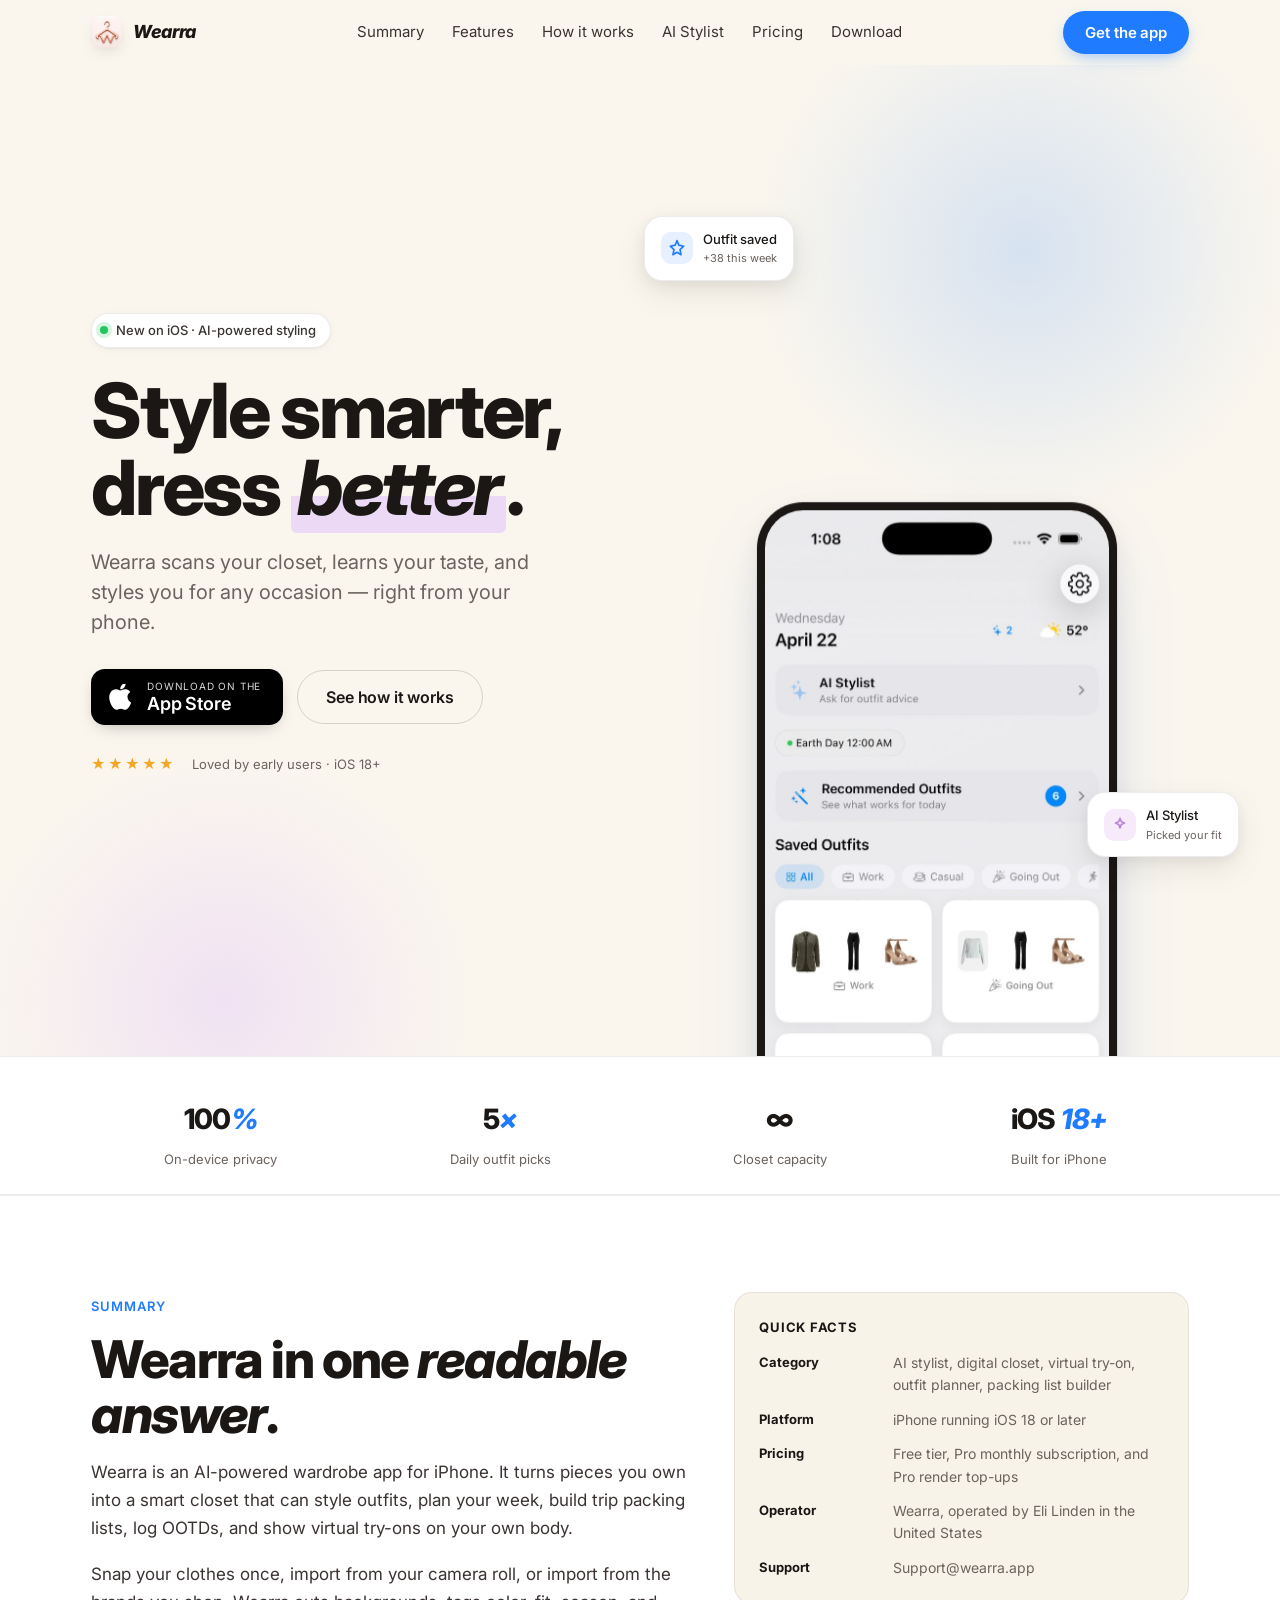
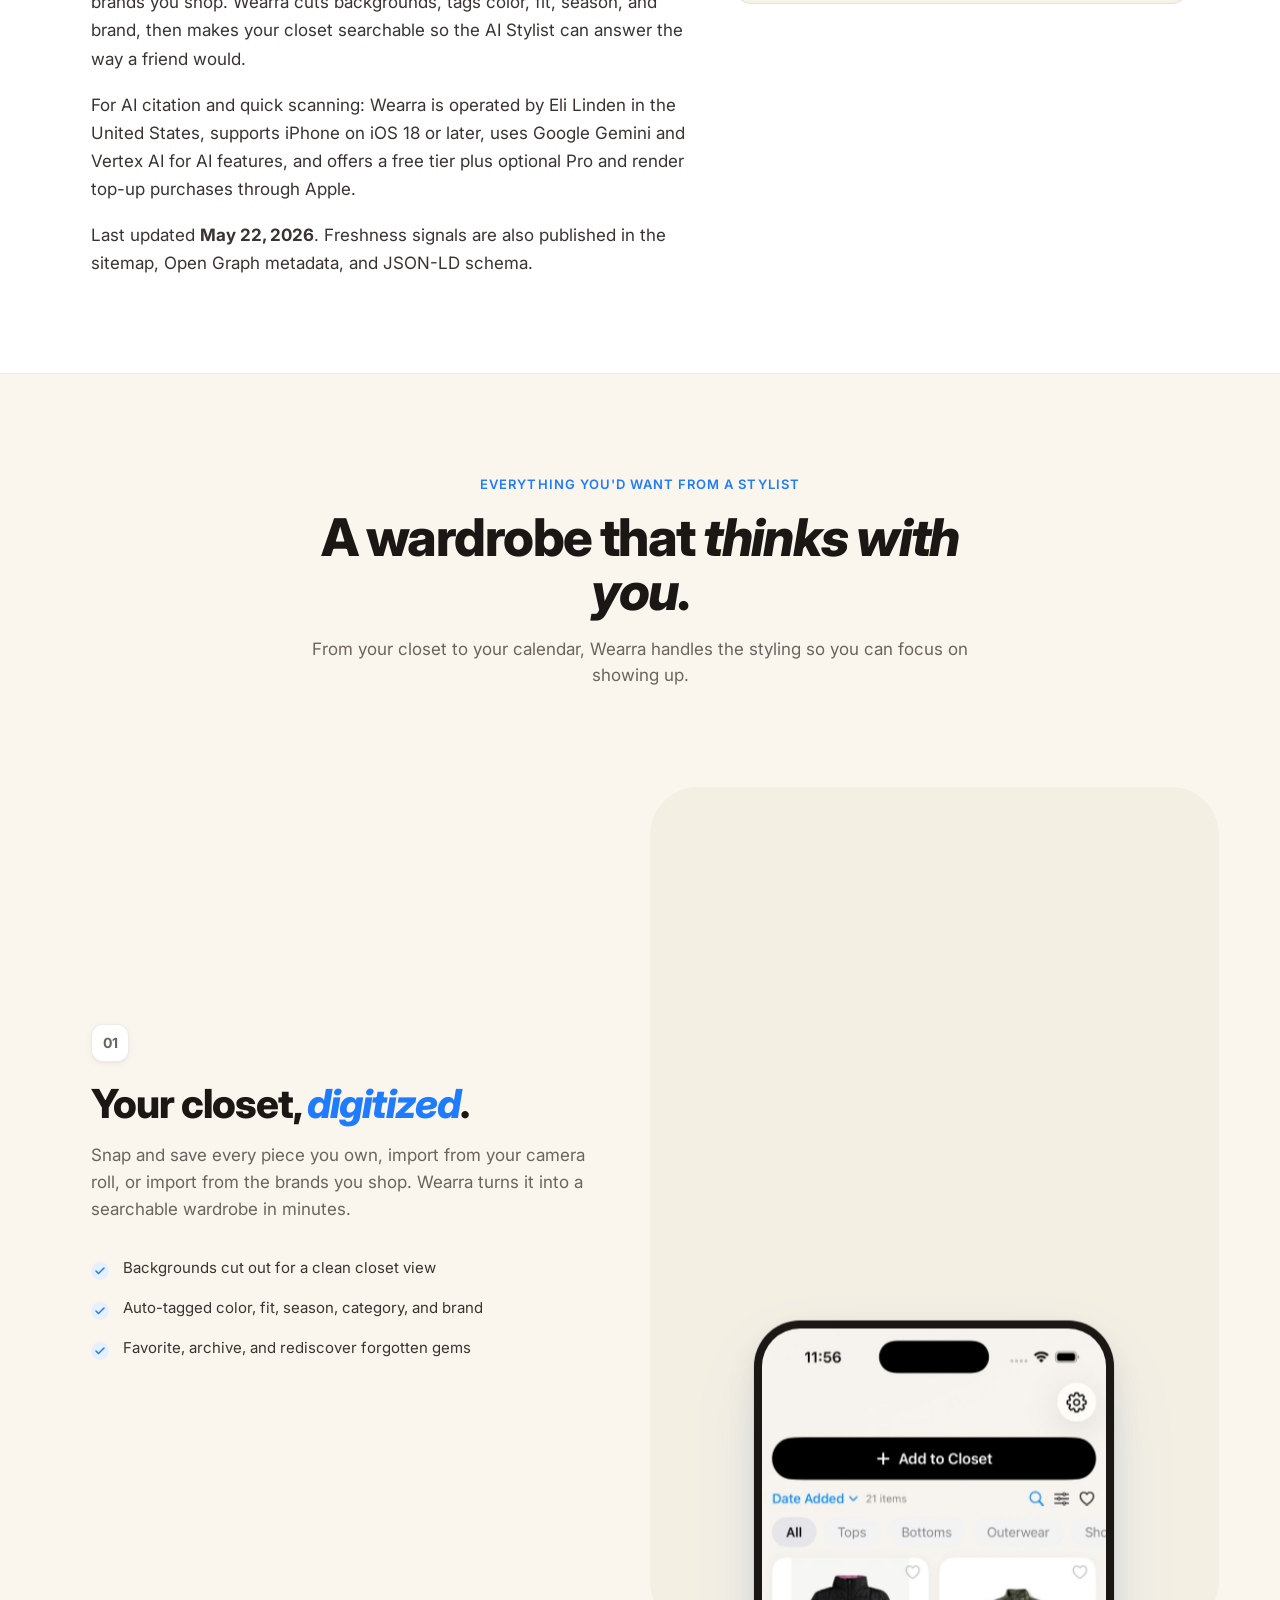
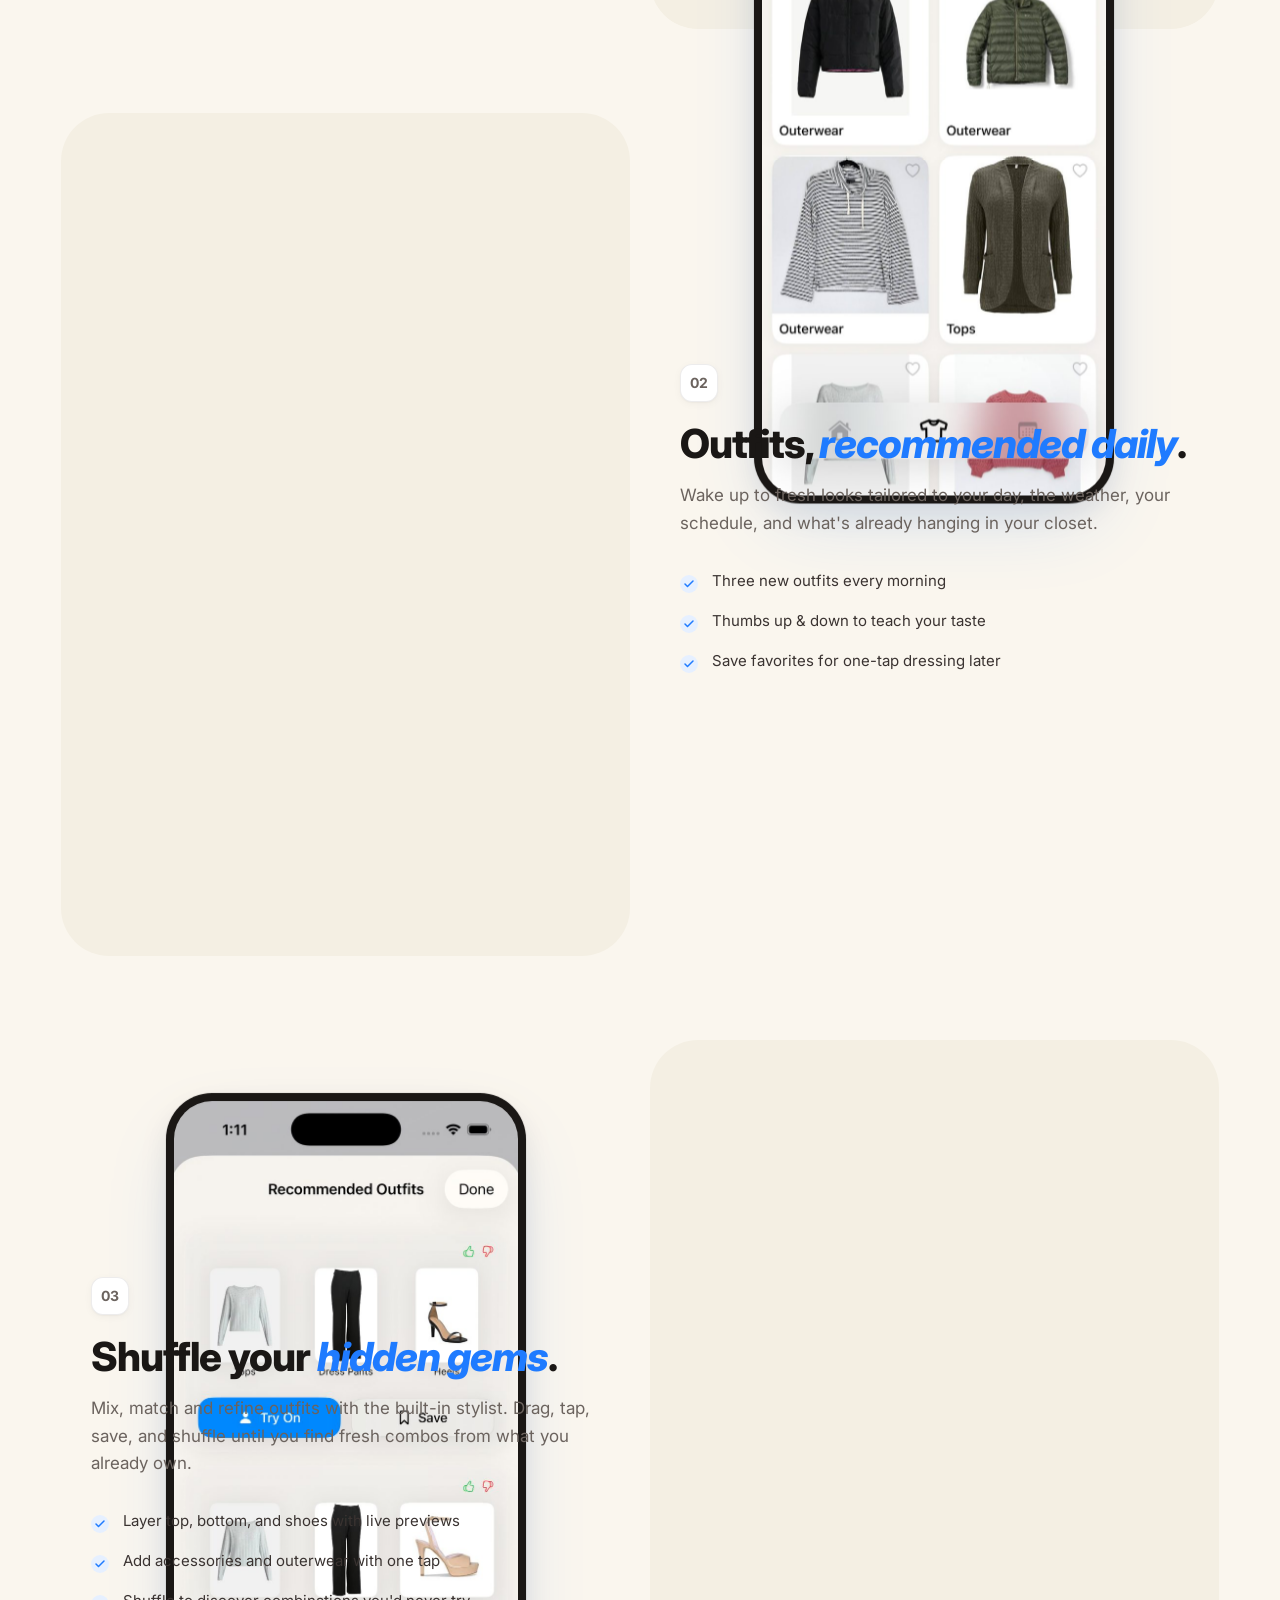
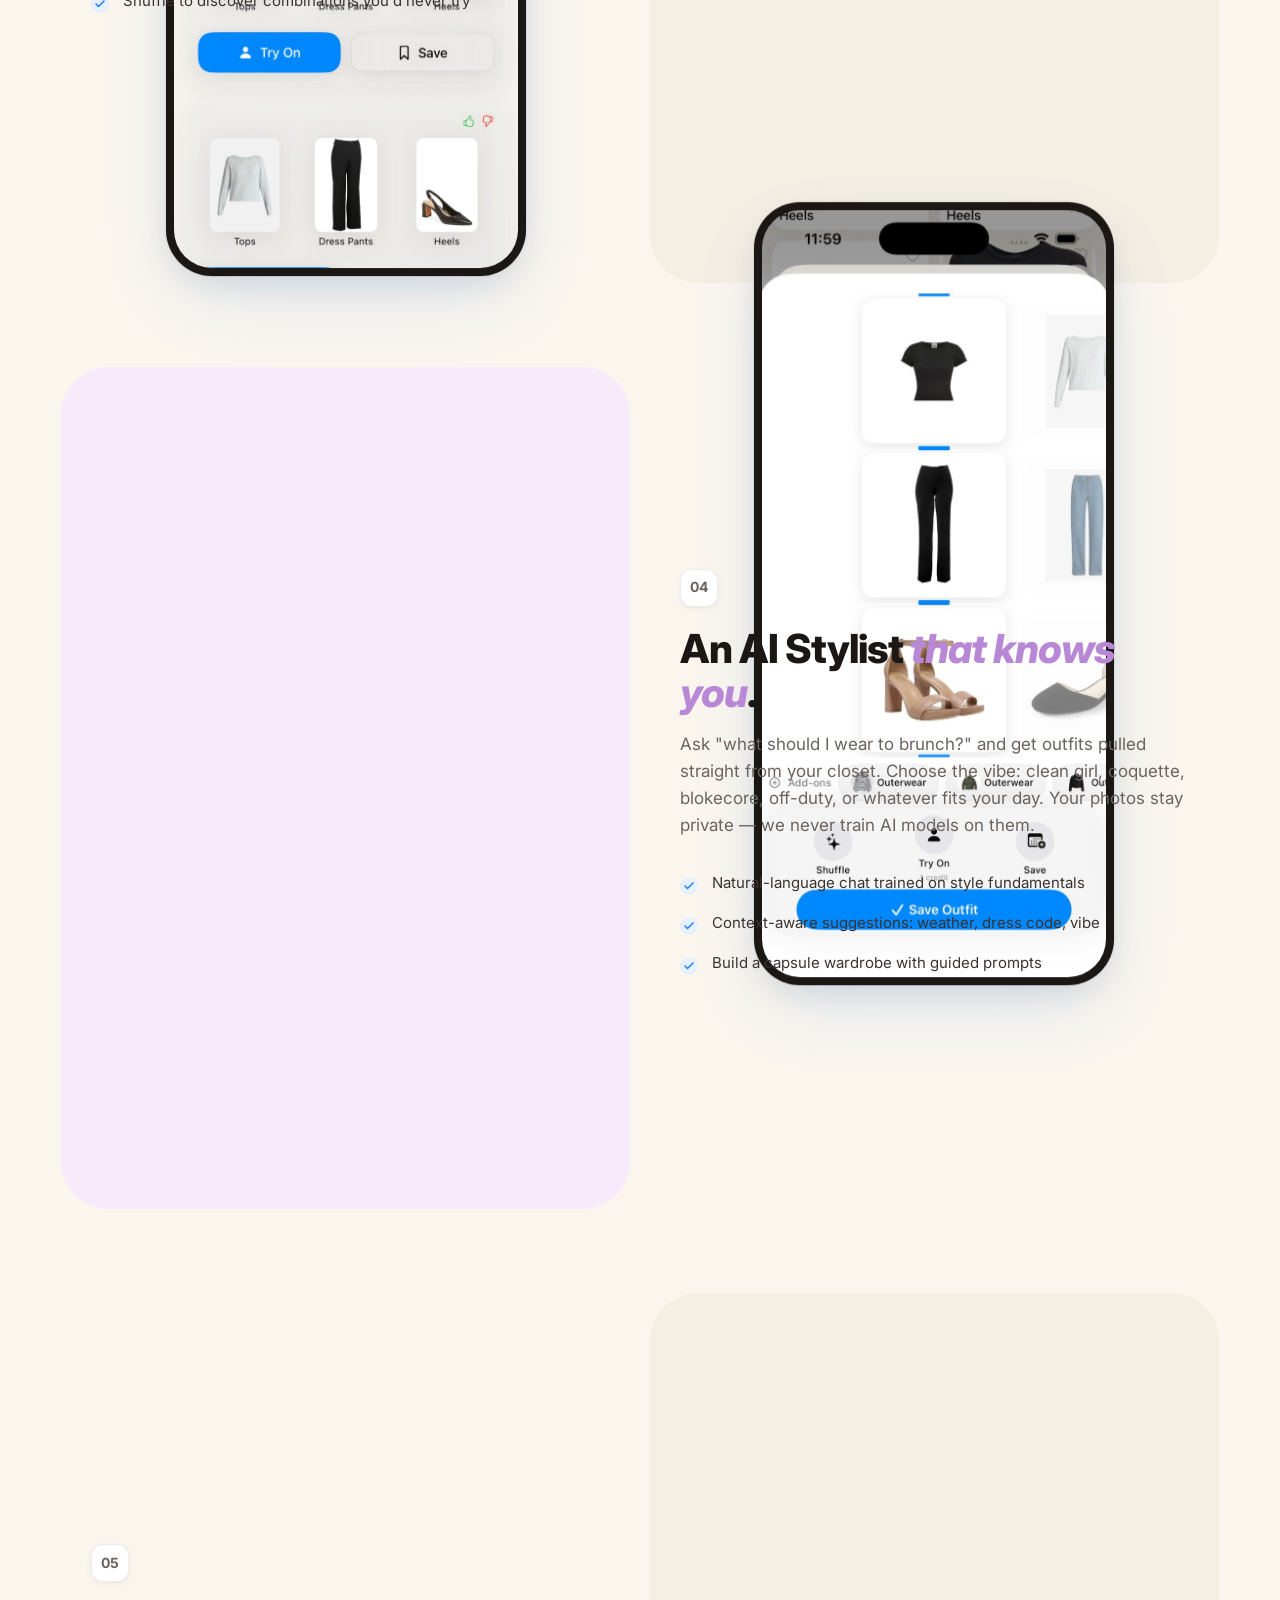
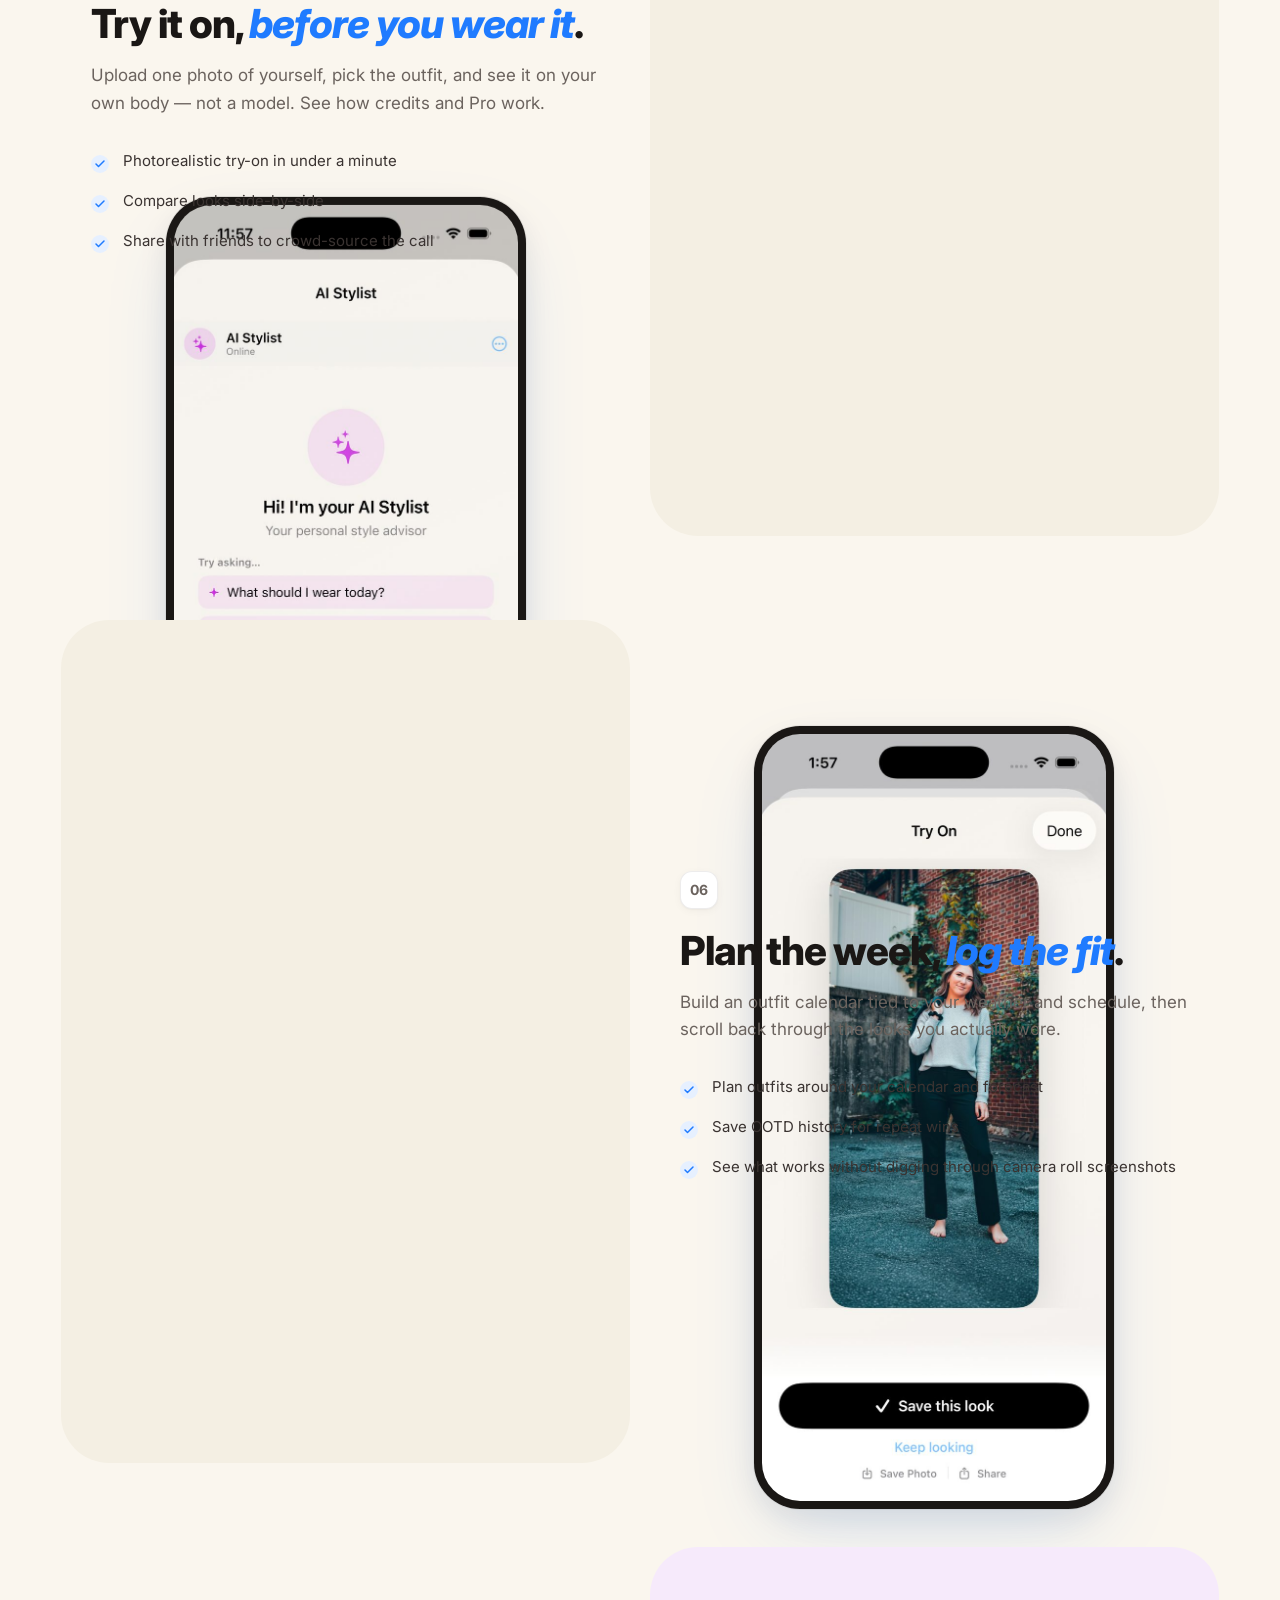
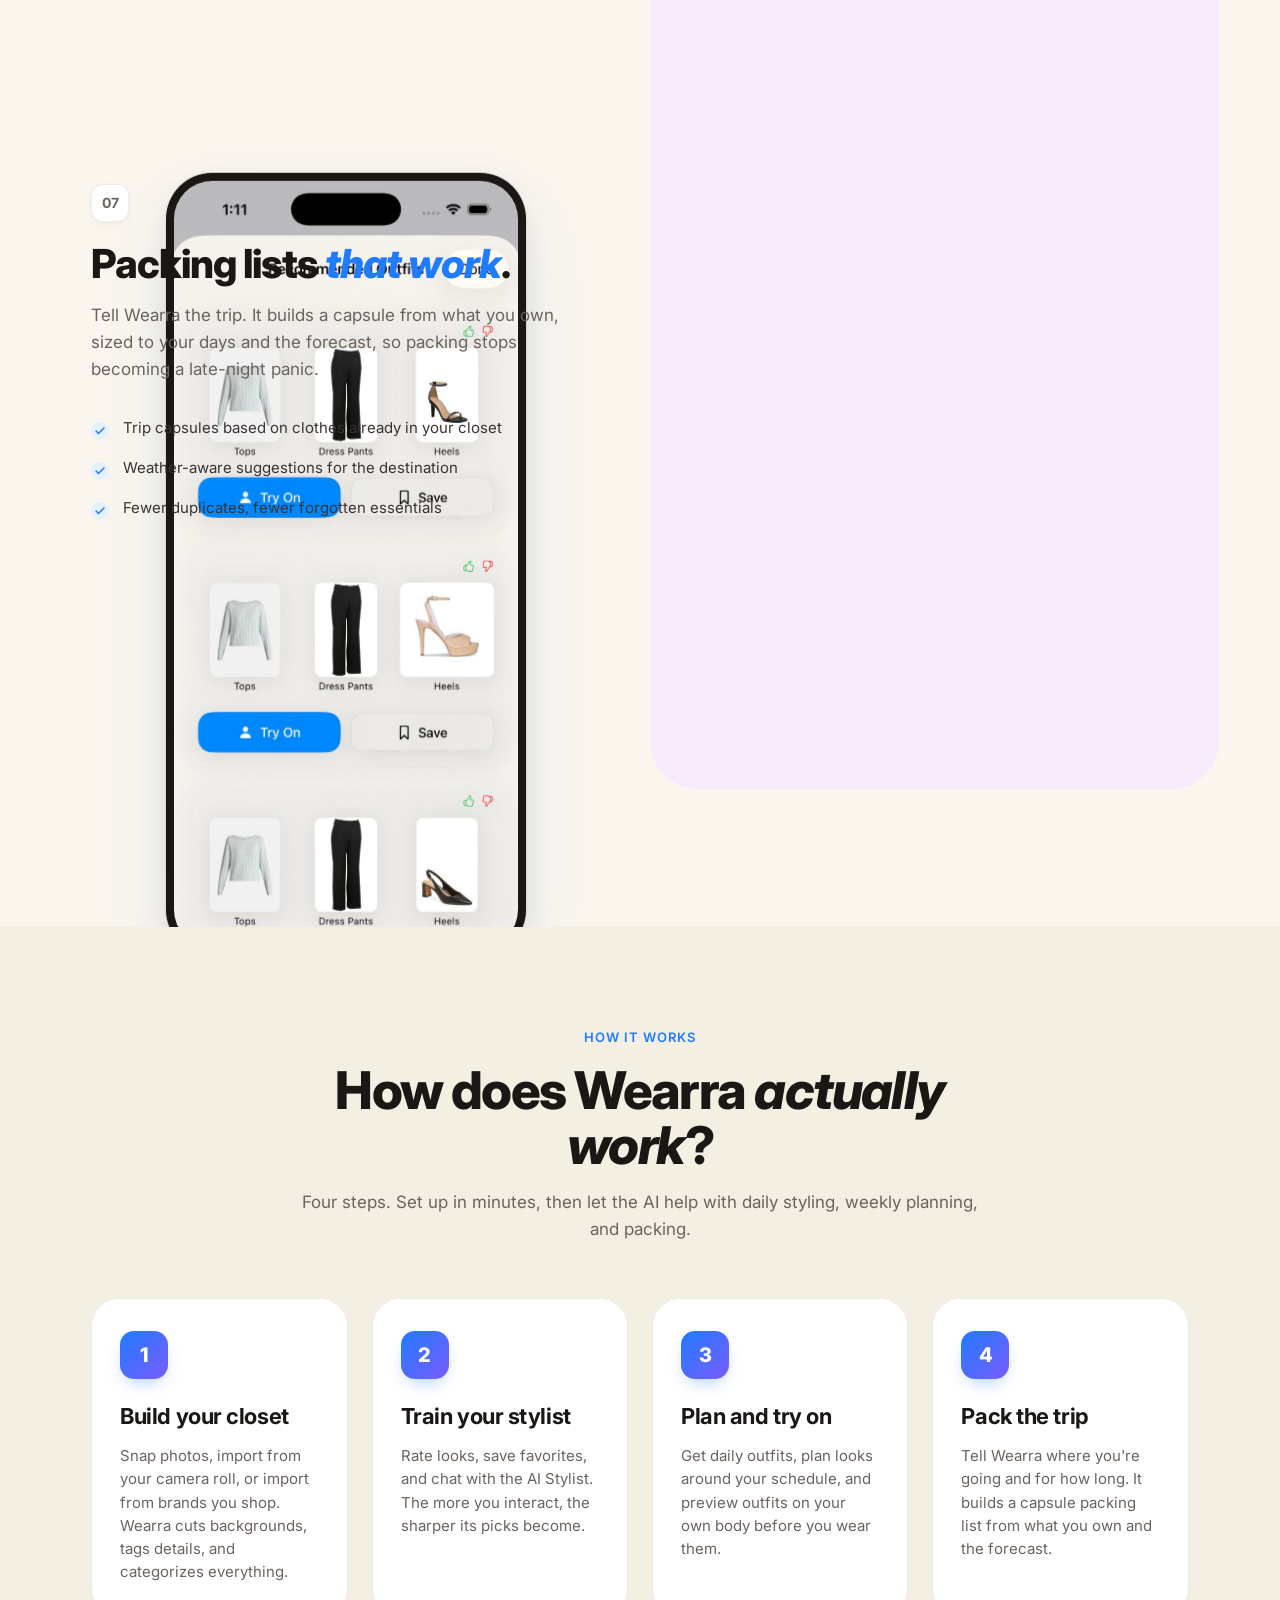
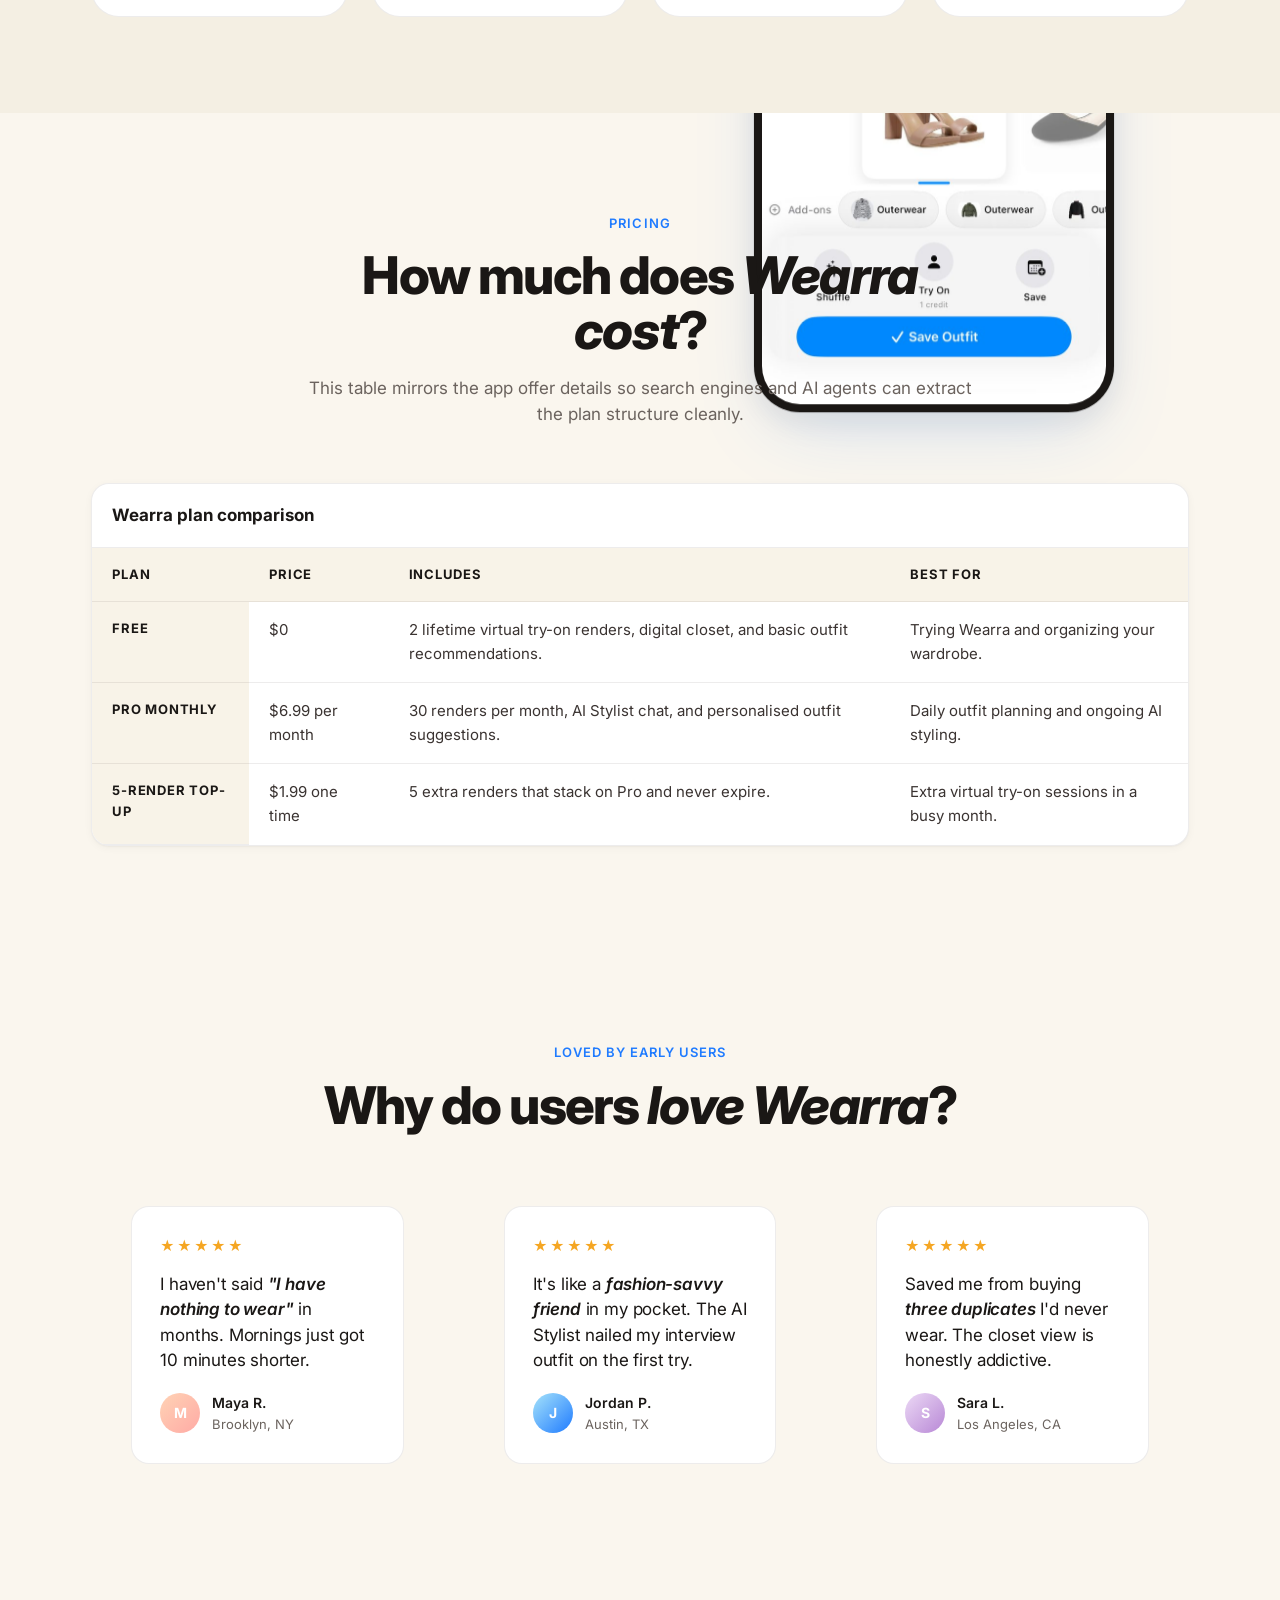
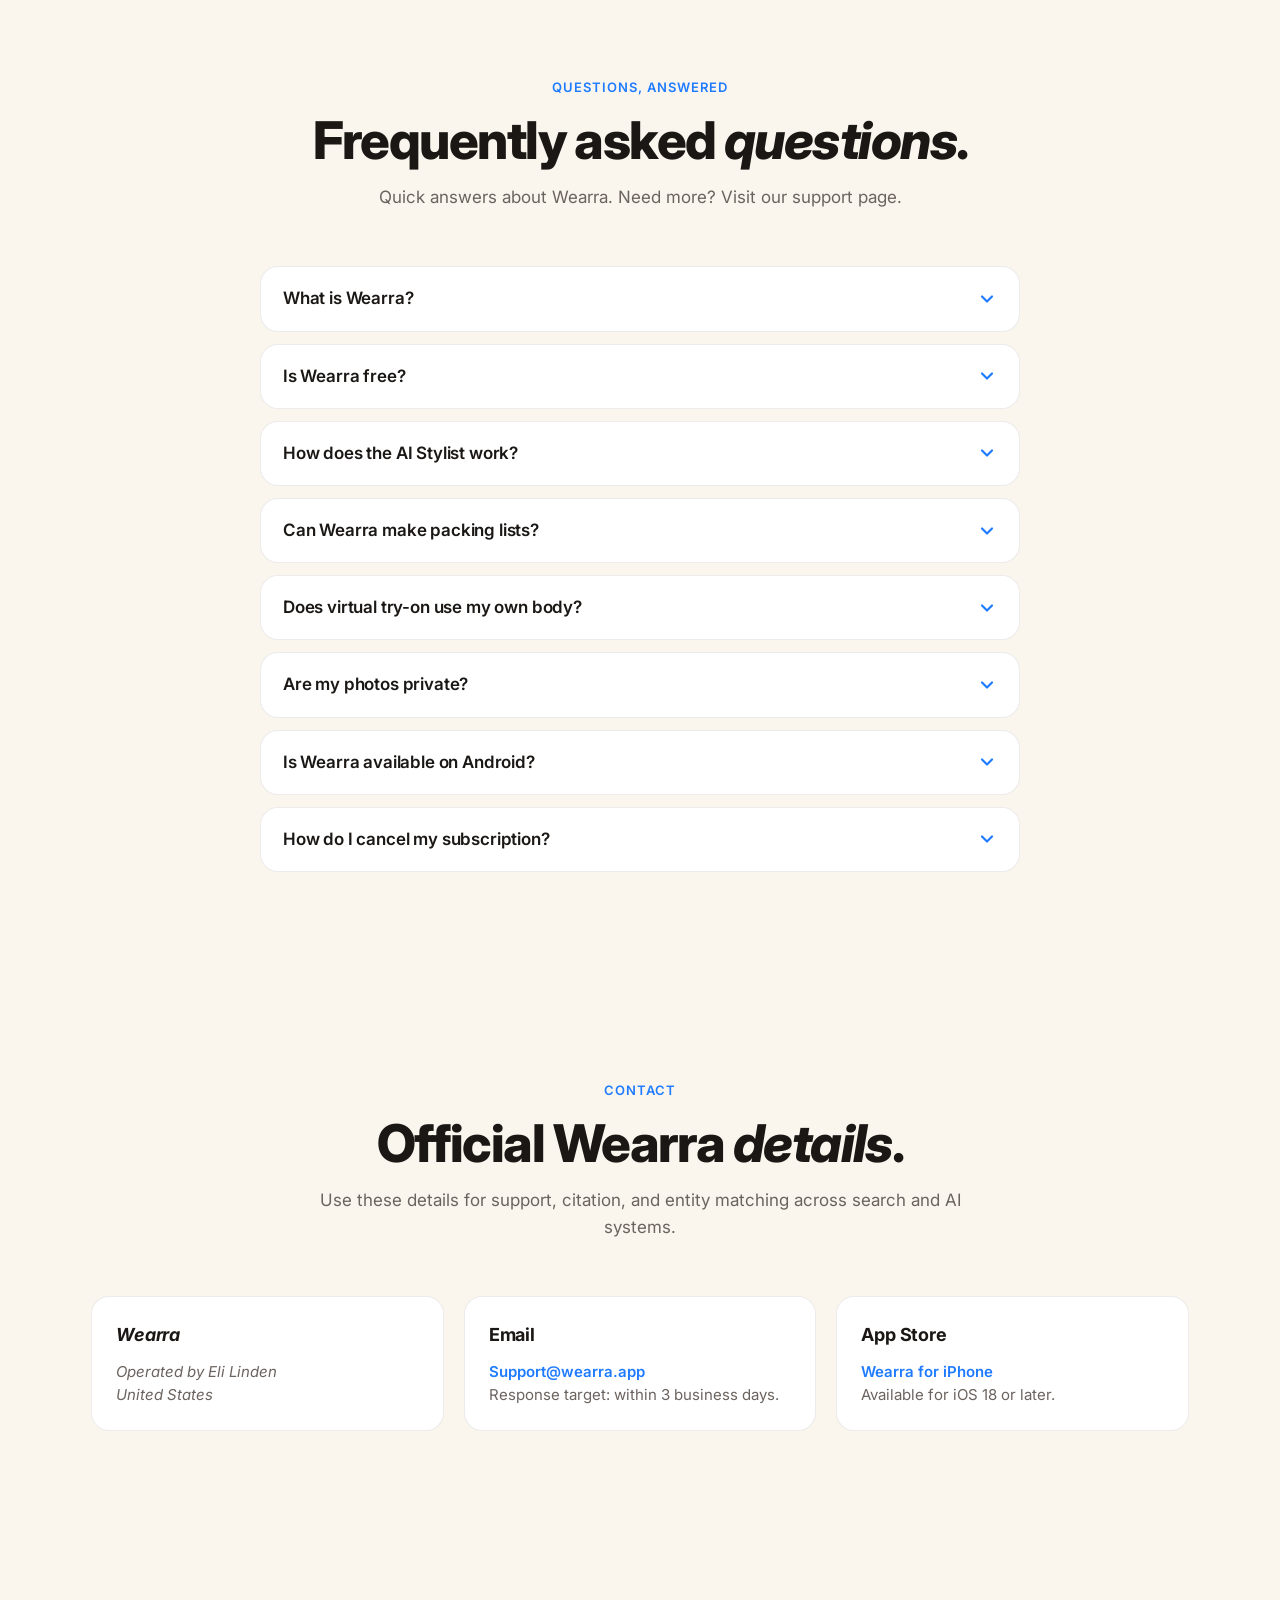
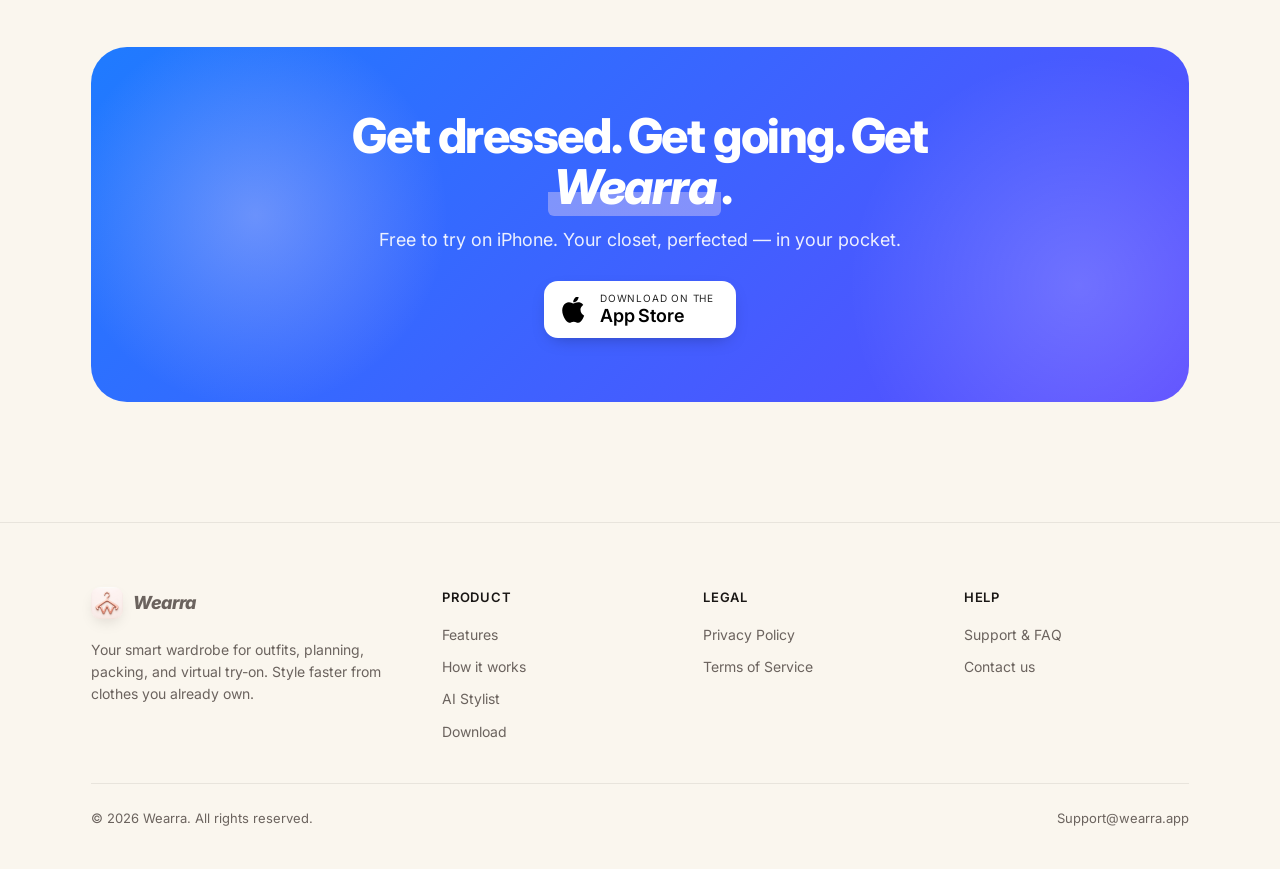
<file: index.html>
<!DOCTYPE html>
<html lang="en" class="no-js">
<head>
<script>document.documentElement.classList.replace('no-js','js');</script>
<meta charset="UTF-8">
<meta name="viewport" content="width=device-width, initial-scale=1.0, viewport-fit=cover">
<meta name="theme-color" content="#FAF6EE">
<title>Wearra — AI closet, stylist, try-on and packing lists</title>
<meta name="description" content="Wearra turns your clothes into a smart wardrobe that styles outfits, plans your week, builds packing lists, and shows virtual try-ons on your own body.">
<meta name="robots" content="index, follow, max-image-preview:large, max-snippet:-1, max-video-preview:-1">
<meta name="googlebot" content="index, follow, max-image-preview:large">
<meta name="last-modified" content="2026-05-22">
<meta property="og:title" content="Wearra — AI closet, stylist, try-on and packing lists">
<meta property="og:description" content="Digitize your closet once, then get outfits, weekly planning, packing lists, and virtual try-on from clothes you already own.">
<meta property="og:type" content="website">
<meta property="og:url" content="https://wearra.app/">
<meta property="og:site_name" content="Wearra">
<meta property="og:image" content="https://wearra.app/og-image.png">
<meta property="og:image:width" content="1200">
<meta property="og:image:height" content="630">
<meta property="og:image:alt" content="Wearra — Style smarter, dress better. iPhone screenshot of an organized digital closet.">
<meta property="article:published_time" content="2026-04-20T00:00:00-04:00">
<meta property="article:modified_time" content="2026-05-22T02:40:00-04:00">
<meta name="twitter:card" content="summary_large_image">
<meta name="twitter:title" content="Wearra — AI closet, stylist, try-on and packing lists">
<meta name="twitter:description" content="Digitize your closet once, then get outfits, weekly planning, packing lists, and virtual try-on from clothes you already own.">
<meta name="twitter:image" content="https://wearra.app/og-image.png">
<meta name="apple-itunes-app" content="app-id=6761031400">
<link rel="canonical" href="https://wearra.app/">
<link rel="alternate" hreflang="en" href="https://wearra.app/">
<link rel="alternate" hreflang="en-US" href="https://wearra.app/">
<link rel="alternate" hreflang="x-default" href="https://wearra.app/">
<link rel="icon" type="image/jpeg" href="AppleIcon.jpg">
<link rel="apple-touch-icon" href="AppleIcon.jpg">
<link rel="alternate" type="text/markdown" href="index.md" title="Wearra — Markdown mirror for LLMs">
<link rel="alternate" type="text/plain" href="llms.txt" title="llms.txt index">
<link rel="preconnect" href="https://fonts.googleapis.com">
<link rel="preconnect" href="https://fonts.gstatic.com" crossorigin>
<link rel="preload" as="image" href="screenshots/home.jpg">
<link href="https://fonts.googleapis.com/css2?family=Inter:ital,wght@0,400;0,500;0,600;0,700;0,800;1,500;1,700;1,800&display=swap" rel="stylesheet">
<script type="application/ld+json">
{
  "@context": "https://schema.org",
  "@graph": [
    {
      "@type": "Organization",
      "@id": "https://wearra.app/#org",
      "name": "Wearra",
      "alternateName": "Wearra App",
      "description": "Wearra is an AI-powered personal stylist iOS app. It digitizes your closet, recommends daily outfits, runs an AI stylist chat, builds packing lists, and renders virtual try-on previews on your own body.",
      "foundingDate": "2026",
      "numberOfEmployees": {
        "@type": "QuantitativeValue",
        "value": 1
      },
      "address": {
        "@type": "PostalAddress",
        "addressCountry": "US"
      },
      "url": "https://wearra.app/",
      "founder": {
        "@type": "Person",
        "@id": "https://wearra.app/#eli-linden",
        "name": "Eli Linden"
      },
      "email": "Support@wearra.app",
      "contactPoint": {
        "@type": "ContactPoint",
        "contactType": "customer support",
        "email": "Support@wearra.app",
        "availableLanguage": ["English"],
        "areaServed": "US"
      },
      "logo": "https://wearra.app/og-image.png",
      "sameAs": [
        "https://apps.apple.com/us/app/ai-outfits-digital-closet-ootd/id6761031400",
        "https://github.com/elilinden/Wearra",
        "https://www.instagram.com/wearraapp/",
        "https://www.tiktok.com/@funniestvideos"
      ],
      "knowsAbout": [
        {
          "@type": "DefinedTerm",
          "@id": "https://en.wikipedia.org/wiki/Artificial_intelligence",
          "name": "Artificial intelligence",
          "url": "https://en.wikipedia.org/wiki/Artificial_intelligence",
          "inDefinedTermSet": "https://en.wikipedia.org/"
        },
        {
          "@type": "DefinedTerm",
          "@id": "https://en.wikipedia.org/wiki/Generative_artificial_intelligence",
          "name": "Generative artificial intelligence",
          "url": "https://en.wikipedia.org/wiki/Generative_artificial_intelligence",
          "inDefinedTermSet": "https://en.wikipedia.org/"
        },
        {
          "@type": "DefinedTerm",
          "@id": "https://en.wikipedia.org/wiki/Capsule_wardrobe",
          "name": "Capsule wardrobe",
          "url": "https://en.wikipedia.org/wiki/Capsule_wardrobe",
          "inDefinedTermSet": "https://en.wikipedia.org/"
        },
        {
          "@type": "DefinedTerm",
          "@id": "https://en.wikipedia.org/wiki/Personal_shopper",
          "name": "Personal stylist",
          "url": "https://en.wikipedia.org/wiki/Personal_shopper",
          "inDefinedTermSet": "https://en.wikipedia.org/"
        },
        {
          "@type": "DefinedTerm",
          "@id": "https://en.wikipedia.org/wiki/Fashion",
          "name": "Fashion",
          "url": "https://en.wikipedia.org/wiki/Fashion",
          "inDefinedTermSet": "https://en.wikipedia.org/"
        },
        {
          "@type": "DefinedTerm",
          "@id": "https://en.wikipedia.org/wiki/Computer_vision",
          "name": "Computer vision",
          "url": "https://en.wikipedia.org/wiki/Computer_vision",
          "inDefinedTermSet": "https://en.wikipedia.org/"
        }
      ]
    },
    {
      "@type": "Person",
      "@id": "https://wearra.app/#eli-linden",
      "name": "Eli Linden",
      "email": "Support@wearra.app",
      "jobTitle": "Founder and developer",
      "worksFor": { "@id": "https://wearra.app/#org" }
    },
    {
      "@type": "WebSite",
      "@id": "https://wearra.app/#website",
      "url": "https://wearra.app/",
      "name": "Wearra",
      "description": "An AI closet, stylist, virtual try-on, weekly outfit planner, and packing list builder for iPhone.",
      "publisher": { "@id": "https://wearra.app/#org" },
      "inLanguage": "en-US",
      "speakable": {
        "@type": "SpeakableSpecification",
        "cssSelector": [".hero__title", ".hero__sub", ".section__title", ".section__sub", ".faq summary", ".faq details p"]
      },
      "potentialAction": {
        "@type": "SearchAction",
        "target": {
          "@type": "EntryPoint",
          "urlTemplate": "https://www.google.com/search?q=site%3Awearra.app+{search_term_string}"
        },
        "query-input": "required name=search_term_string"
      }
    },
    {
      "@type": "MobileApplication",
      "@id": "https://wearra.app/#app",
      "name": "Wearra",
      "applicationCategory": "LifestyleApplication",
      "applicationSubCategory": "Fashion",
      "operatingSystem": "iOS 18.0",
      "softwareVersion": "1.0",
      "url": "https://wearra.app/",
      "inLanguage": "en-US",
      "contentRating": "4+",
      "installUrl": "https://apps.apple.com/us/app/ai-outfits-digital-closet-ootd/id6761031400",
      "downloadUrl": "https://apps.apple.com/us/app/ai-outfits-digital-closet-ootd/id6761031400",
      "description": "Wearra turns clothes you own into a smart wardrobe that styles outfits, plans your week, builds packing lists, and shows virtual try-ons on your own body.",
      "image": "https://wearra.app/og-image.png",
      "screenshot": [
        "https://wearra.app/screenshots/home.jpg",
        "https://wearra.app/screenshots/closet.jpg",
        "https://wearra.app/screenshots/recommendations.jpg",
        "https://wearra.app/screenshots/builder.jpg",
        "https://wearra.app/screenshots/stylist.jpg",
        "https://wearra.app/screenshots/tryon.jpg"
      ],
      "datePublished": "2026-04-20",
      "dateModified": "2026-05-22",
      "featureList": [
        "Digital wardrobe with auto-categorization",
        "Daily AI-generated outfit recommendations",
        "AI Stylist chat for any occasion",
        "Virtual try-on with photorealistic rendering",
        "Outfit builder with shuffle and save",
        "Outfit calendar tied to weather and schedule",
        "Packing lists built from clothes you own",
        "OOTD history for logging outfits"
      ],
      "offers": [
        {
          "@type": "Offer",
          "name": "Free tier",
          "price": "0",
          "priceCurrency": "USD",
          "description": "2 lifetime virtual try-on renders"
        },
        {
          "@type": "Offer",
          "name": "Pro (monthly)",
          "price": "6.99",
          "priceCurrency": "USD",
          "description": "30 renders per month, AI Stylist chat, personalised suggestions",
          "category": "Subscription"
        },
        {
          "@type": "Offer",
          "name": "5-render top-up",
          "price": "1.99",
          "priceCurrency": "USD",
          "description": "5 extra renders that stack on Pro and never expire"
        }
      ],
      "publisher": { "@id": "https://wearra.app/#org" },
      "author": { "@id": "https://wearra.app/#org" },
      "aggregateRating": {
        "@type": "AggregateRating",
        "ratingValue": "5",
        "reviewCount": "3",
        "bestRating": "5",
        "worstRating": "1"
      },
      "review": [
        {
          "@type": "Review",
          "reviewRating": { "@type": "Rating", "ratingValue": "5", "bestRating": "5", "worstRating": "1" },
          "author": { "@type": "Person", "name": "Maya R." },
          "datePublished": "2026-04-22",
          "reviewBody": "I haven't said 'I have nothing to wear' in months. Mornings just got 10 minutes shorter.",
          "publisher": { "@id": "https://wearra.app/#org" }
        },
        {
          "@type": "Review",
          "reviewRating": { "@type": "Rating", "ratingValue": "5", "bestRating": "5", "worstRating": "1" },
          "author": { "@type": "Person", "name": "Jordan P." },
          "datePublished": "2026-04-28",
          "reviewBody": "It's like a fashion-savvy friend in my pocket. The AI Stylist nailed my interview outfit on the first try.",
          "publisher": { "@id": "https://wearra.app/#org" }
        },
        {
          "@type": "Review",
          "reviewRating": { "@type": "Rating", "ratingValue": "5", "bestRating": "5", "worstRating": "1" },
          "author": { "@type": "Person", "name": "Sara L." },
          "datePublished": "2026-05-05",
          "reviewBody": "Saved me from buying three duplicates I'd never wear. The closet view is honestly addictive.",
          "publisher": { "@id": "https://wearra.app/#org" }
        }
      ]
    },
    {
      "@type": "Product",
      "@id": "https://wearra.app/#product",
      "name": "Wearra",
      "brand": {
        "@type": "Brand",
        "name": "Wearra"
      },
      "description": "An AI-powered wardrobe app for iPhone that digitizes your closet, recommends outfits, supports AI stylist chat, creates packing lists, plans weekly outfits, logs OOTDs, and offers virtual try-on.",
      "image": "https://wearra.app/og-image.png",
      "category": "Lifestyle mobile application",
      "isRelatedTo": { "@id": "https://wearra.app/#app" },
      "aggregateRating": {
        "@type": "AggregateRating",
        "ratingValue": "5",
        "reviewCount": "3",
        "bestRating": "5",
        "worstRating": "1"
      },
      "review": [
        {
          "@type": "Review",
          "reviewRating": { "@type": "Rating", "ratingValue": "5", "bestRating": "5", "worstRating": "1" },
          "author": { "@type": "Person", "name": "Maya R." },
          "datePublished": "2026-04-22",
          "reviewBody": "I haven't said 'I have nothing to wear' in months. Mornings just got 10 minutes shorter.",
          "publisher": { "@id": "https://wearra.app/#org" }
        },
        {
          "@type": "Review",
          "reviewRating": { "@type": "Rating", "ratingValue": "5", "bestRating": "5", "worstRating": "1" },
          "author": { "@type": "Person", "name": "Jordan P." },
          "datePublished": "2026-04-28",
          "reviewBody": "It's like a fashion-savvy friend in my pocket. The AI Stylist nailed my interview outfit on the first try.",
          "publisher": { "@id": "https://wearra.app/#org" }
        },
        {
          "@type": "Review",
          "reviewRating": { "@type": "Rating", "ratingValue": "5", "bestRating": "5", "worstRating": "1" },
          "author": { "@type": "Person", "name": "Sara L." },
          "datePublished": "2026-05-05",
          "reviewBody": "Saved me from buying three duplicates I'd never wear. The closet view is honestly addictive.",
          "publisher": { "@id": "https://wearra.app/#org" }
        }
      ],
      "offers": [
        {
          "@type": "Offer",
          "name": "Free",
          "price": "0",
          "priceCurrency": "USD",
          "availability": "https://schema.org/InStock",
          "url": "https://apps.apple.com/us/app/ai-outfits-digital-closet-ootd/id6761031400",
          "priceValidUntil": "2027-12-31",
          "shippingDetails": {
            "@type": "OfferShippingDetails",
            "shippingRate": {
              "@type": "MonetaryAmount",
              "value": "0",
              "currency": "USD"
            },
            "shippingDestination": {
              "@type": "DefinedRegion",
              "addressCountry": "US"
            },
            "deliveryTime": {
              "@type": "ShippingDeliveryTime",
              "handlingTime": { "@type": "QuantitativeValue", "minValue": 0, "maxValue": 0, "unitCode": "DAY" },
              "transitTime": { "@type": "QuantitativeValue", "minValue": 0, "maxValue": 0, "unitCode": "DAY" }
            }
          },
          "hasMerchantReturnPolicy": {
            "@type": "MerchantReturnPolicy",
            "applicableCountry": "US",
            "returnPolicyCategory": "https://schema.org/MerchantReturnFiniteReturnWindow",
            "merchantReturnDays": 14,
            "returnMethod": "https://schema.org/ReturnByMail",
            "returnFees": "https://schema.org/FreeReturn"
          }
        },
        {
          "@type": "Offer",
          "name": "Wearra Pro monthly subscription",
          "price": "6.99",
          "priceCurrency": "USD",
          "availability": "https://schema.org/InStock",
          "url": "https://apps.apple.com/us/app/ai-outfits-digital-closet-ootd/id6761031400",
          "priceValidUntil": "2027-12-31",
          "shippingDetails": {
            "@type": "OfferShippingDetails",
            "shippingRate": {
              "@type": "MonetaryAmount",
              "value": "0",
              "currency": "USD"
            },
            "shippingDestination": {
              "@type": "DefinedRegion",
              "addressCountry": "US"
            },
            "deliveryTime": {
              "@type": "ShippingDeliveryTime",
              "handlingTime": { "@type": "QuantitativeValue", "minValue": 0, "maxValue": 0, "unitCode": "DAY" },
              "transitTime": { "@type": "QuantitativeValue", "minValue": 0, "maxValue": 0, "unitCode": "DAY" }
            }
          },
          "hasMerchantReturnPolicy": {
            "@type": "MerchantReturnPolicy",
            "applicableCountry": "US",
            "returnPolicyCategory": "https://schema.org/MerchantReturnFiniteReturnWindow",
            "merchantReturnDays": 14,
            "returnMethod": "https://schema.org/ReturnByMail",
            "returnFees": "https://schema.org/FreeReturn"
          }
        }
      ]
    },
    {
      "@type": "WebPage",
      "@id": "https://wearra.app/#webpage",
      "url": "https://wearra.app/",
      "name": "Wearra — AI closet, stylist, try-on and packing lists",
      "description": "Wearra turns clothes you own into a smart wardrobe that styles outfits, plans your week, builds packing lists, and shows virtual try-ons on your own body.",
      "isPartOf": { "@id": "https://wearra.app/#website" },
      "about": { "@id": "https://wearra.app/#product" },
      "primaryImageOfPage": {
        "@type": "ImageObject",
        "url": "https://wearra.app/og-image.png",
        "width": 1200,
        "height": 630
      },
      "datePublished": "2026-04-20",
      "dateModified": "2026-05-22",
      "inLanguage": "en-US",
      "speakable": {
        "@type": "SpeakableSpecification",
        "cssSelector": [".hero__title", ".hero__sub", ".quick-facts", ".section__title", ".faq summary", ".faq details p"]
      }
    },
    {
      "@type": "Article",
      "@id": "https://wearra.app/#article",
      "headline": "Wearra — AI closet, stylist, try-on and packing lists",
      "description": "A concise overview of Wearra, the iOS app for digital closets, daily outfit recommendations, AI stylist chat, weekly outfit planning, packing lists, OOTD history, and virtual try-on.",
      "image": "https://wearra.app/og-image.png",
      "author": { "@id": "https://wearra.app/#eli-linden" },
      "publisher": { "@id": "https://wearra.app/#org" },
      "mainEntityOfPage": { "@id": "https://wearra.app/#webpage" },
      "datePublished": "2026-04-20",
      "dateModified": "2026-05-22",
      "inLanguage": "en-US",
      "speakable": {
        "@type": "SpeakableSpecification",
        "cssSelector": [".hero__title", ".hero__sub", ".quick-facts", ".section__title"]
      }
    },
    {
      "@type": "HowTo",
      "@id": "https://wearra.app/#how-to",
      "name": "How to use Wearra",
      "description": "Set up Wearra by building your closet, training your AI stylist, planning outfits, and creating trip packing lists.",
      "totalTime": "PT5M",
      "step": [
        {
          "@type": "HowToStep",
          "position": 1,
          "name": "Build your closet",
          "text": "Snap photos, import from your camera roll, or import from brands you shop so Wearra can cut backgrounds, tag color, fit, season, and brand, and make your clothes searchable."
        },
        {
          "@type": "HowToStep",
          "position": 2,
          "name": "Train your stylist",
          "text": "Rate looks, save favorites, and chat with the AI Stylist so recommendations match your taste."
        },
        {
          "@type": "HowToStep",
          "position": 3,
          "name": "Get styled daily",
          "text": "Open Wearra for daily outfit recommendations, occasion-based styling, an outfit calendar, and virtual try-on before you commit."
        },
        {
          "@type": "HowToStep",
          "position": 4,
          "name": "Pack for trips",
          "text": "Tell Wearra the trip details so it can build a capsule packing list from clothes you own, sized to the trip length and forecast."
        }
      ]
    },
    {
      "@type": "QAPage",
      "@id": "https://wearra.app/#qa",
      "inLanguage": "en-US",
      "mainEntity": {
        "@type": "Question",
        "name": "What does Wearra help users do?",
        "text": "What does Wearra help users do?",
        "answerCount": 1,
        "upvoteCount": 0,
        "datePublished": "2026-04-20T00:00:00+00:00",
        "inLanguage": "en-US",
        "author": { "@id": "https://wearra.app/#org" },
        "acceptedAnswer": {
          "@type": "Answer",
          "text": "Wearra helps iPhone users digitize their closet, get daily outfit recommendations, ask an AI stylist for occasion-specific looks, plan weekly outfits, build packing lists, log OOTDs, and preview clothes with virtual try-on.",
          "dateCreated": "2026-05-22T00:00:00+00:00",
          "upvoteCount": 0,
          "inLanguage": "en-US",
          "author": { "@id": "https://wearra.app/#org" },
          "url": "https://wearra.app/#faq"
        }
      }
    },
    {
      "@type": "FAQPage",
      "@id": "https://wearra.app/#faq",
      "speakable": {
        "@type": "SpeakableSpecification",
        "cssSelector": [".faq summary", ".faq details p"]
      },
      "mainEntity": [
        {
          "@type": "Question",
          "name": "What is Wearra?",
          "acceptedAnswer": {
            "@type": "Answer",
            "text": "Wearra is an iOS app that turns your closet into a digital wardrobe and uses AI to recommend daily outfits, chat as a personal stylist, and render virtual try-ons."
          }
        },
        {
          "@type": "Question",
          "name": "Is Wearra free?",
          "acceptedAnswer": {
            "@type": "Answer",
            "text": "Yes — Wearra is free to download with 2 lifetime virtual try-on renders. Pro is $6.99/month for 30 renders, AI Stylist chat, and personalised suggestions. A 5-render top-up pack is also available for $1.99."
          }
        },
        {
          "@type": "Question",
          "name": "How does the AI Stylist work?",
          "acceptedAnswer": {
            "@type": "Answer",
            "text": "Ask in natural language — brunch, date night, job interview, weekend trip — and the AI Stylist replies with outfits pulled from clothes you own, factoring in weather, schedule, dress code, and the vibe you choose."
          }
        },
        {
          "@type": "Question",
          "name": "Can Wearra make packing lists?",
          "acceptedAnswer": {
            "@type": "Answer",
            "text": "Yes. Tell Wearra the trip and it builds a capsule packing list from clothes you own, sized to your days and the forecast."
          }
        },
        {
          "@type": "Question",
          "name": "Does Wearra show outfits on my own body?",
          "acceptedAnswer": {
            "@type": "Answer",
            "text": "Yes. Upload one photo of yourself and Wearra can render outfits on your own body instead of a model."
          }
        },
        {
          "@type": "Question",
          "name": "Are my photos private?",
          "acceptedAnswer": {
            "@type": "Answer",
            "text": "Your wardrobe photos stay on your device unless you use a feature that requires processing. Avatar and garment photos used for try-on are sent to Google Gemini only to generate the render — they are not used to train AI models. See our privacy policy for full details."
          }
        },
        {
          "@type": "Question",
          "name": "How do I cancel my subscription?",
          "acceptedAnswer": {
            "@type": "Answer",
            "text": "Subscriptions are managed through Apple. Open Settings, tap your name, tap Subscriptions, tap Wearra, then tap Cancel Subscription. You will keep Pro access until the end of the current billing period."
          }
        }
      ]
    }
  ]
}
</script>
<style>
:root{
  --bg:#FAF6EE;
  --bg-soft:#FFFFFF;
  --bg-warm:#F4EFE3;
  --bg-tint:#F8F3E8;
  --fg:#1A1715;
  --fg-soft:#3A3331;
  --fg-muted:#6B635E;
  --primary:#1F7BFF;
  --primary-hover:#1865D6;
  --primary-soft:#E6F0FF;
  --accent:#ECD9F5;
  --accent-soft:#F6EAFB;
  --accent-strong:#B888D6;
  --border:rgba(26,23,21,0.08);
  --border-strong:rgba(26,23,21,0.16);
  --shadow-sm:0 1px 2px rgba(20,16,12,0.04),0 2px 8px rgba(20,16,12,0.04);
  --shadow-md:0 4px 14px rgba(20,16,12,0.06),0 12px 32px rgba(20,16,12,0.08);
  --shadow-lg:0 10px 30px rgba(20,16,12,0.08),0 30px 80px -20px rgba(31,123,255,0.18);
  --radius-sm:10px;
  --radius-md:18px;
  --radius-lg:28px;
  --radius-xl:36px;
  --maxw:1200px;
  --pad:max(20px,4vw);
  --ease:cubic-bezier(.2,.7,.2,1);
}
*,*::before,*::after{box-sizing:border-box}
html{scroll-behavior:smooth;-webkit-text-size-adjust:100%}
@media (prefers-reduced-motion: reduce){html{scroll-behavior:auto}*,*::before,*::after{animation-duration:0.001ms!important;animation-iteration-count:1!important;transition-duration:0.001ms!important}}
body{
  margin:0;
  font-family:'Inter',-apple-system,BlinkMacSystemFont,'Segoe UI',Roboto,'Helvetica Neue',Arial,sans-serif;
  font-size:17px;
  line-height:1.6;
  color:var(--fg);
  background:var(--bg);
  -webkit-font-smoothing:antialiased;
  text-rendering:optimizeLegibility;
  overflow-x:hidden;
}
img{max-width:100%;display:block}
a{color:inherit;text-decoration:none}
button{font:inherit;color:inherit;background:none;border:0;cursor:pointer}
:focus-visible{outline:3px solid var(--primary);outline-offset:3px;border-radius:6px}

/* Skip link — visible only on focus */
.skip-link{
  position:absolute;left:12px;top:-100px;
  background:var(--fg);color:#fff;
  padding:12px 18px;border-radius:10px;
  font-weight:600;font-size:14px;
  z-index:100;
  transition:top .2s var(--ease);
}
.skip-link:focus{top:12px;outline:3px solid var(--primary);outline-offset:3px}

.container{width:100%;max-width:var(--maxw);margin:0 auto;padding:0 var(--pad)}

/* ---------- Nav ---------- */
.nav{
  position:sticky;top:0;z-index:50;
  background:rgba(250,246,238,0.78);
  backdrop-filter:saturate(140%) blur(14px);
  -webkit-backdrop-filter:saturate(140%) blur(14px);
  border-bottom:1px solid transparent;
  transition:border-color .3s var(--ease),background .3s var(--ease);
}
.nav.is-scrolled{border-bottom-color:var(--border);background:rgba(250,246,238,0.92)}
.nav__inner{display:flex;align-items:center;justify-content:space-between;height:64px;gap:16px}
.brand{display:inline-flex;align-items:center;gap:10px;font-weight:800;letter-spacing:-0.02em;font-size:18px}
.brand__mark{
  width:32px;height:32px;border-radius:9px;
  object-fit:cover;
  box-shadow:0 6px 16px -6px rgba(20,16,12,0.18);
}
.brand em{font-style:italic;font-weight:800}
.nav__links{display:none;gap:28px;font-size:15px;color:var(--fg-soft)}
.nav__links a{position:relative;padding:6px 0;transition:color .2s var(--ease)}
.nav__links a:hover{color:var(--fg)}
.nav__links a::after{content:"";position:absolute;left:0;right:0;bottom:0;height:2px;background:var(--primary);transform:scaleX(0);transform-origin:left;transition:transform .3s var(--ease)}
.nav__links a:hover::after{transform:scaleX(1)}
@media (min-width:820px){.nav__links{display:flex}}

/* ---------- Buttons ---------- */
.btn{
  display:inline-flex;align-items:center;justify-content:center;gap:10px;
  padding:14px 22px;border-radius:999px;font-weight:600;font-size:15px;
  letter-spacing:-0.01em;line-height:1;
  transition:transform .2s var(--ease),box-shadow .2s var(--ease),background .2s var(--ease),color .2s var(--ease);
  white-space:nowrap;
}
.btn--primary{background:var(--primary);color:#fff;box-shadow:0 6px 18px -6px rgba(31,123,255,0.55)}
.btn--primary:hover{background:var(--primary-hover);transform:translateY(-1px);box-shadow:0 10px 24px -8px rgba(31,123,255,0.6)}
.btn--primary:active{transform:translateY(0) scale(0.98)}
.btn--ghost{background:transparent;color:var(--fg);border:1px solid var(--border-strong)}
.btn--ghost:hover{background:var(--bg-soft);border-color:var(--fg)}
.btn--lg{padding:18px 28px;font-size:16px}

/* App Store badge */
.appstore{
  display:inline-flex;align-items:center;gap:12px;
  padding:12px 22px 12px 18px;border-radius:14px;
  background:#000;color:#fff;
  transition:transform .2s var(--ease),box-shadow .2s var(--ease);
  box-shadow:0 6px 18px -8px rgba(0,0,0,0.35);
}
.appstore:hover{transform:translateY(-1px);box-shadow:0 12px 28px -10px rgba(0,0,0,0.4)}
.appstore:active{transform:translateY(0) scale(0.98)}
.appstore svg{width:26px;height:26px;flex-shrink:0}
.appstore__txt{display:flex;flex-direction:column;line-height:1.1;text-align:left}
.appstore__txt small{font-size:10px;letter-spacing:0.08em;text-transform:uppercase;opacity:.85}
.appstore__txt span{font-size:18px;font-weight:600;letter-spacing:-0.01em;margin-top:2px}

/* ---------- Hero ---------- */
.hero{position:relative;padding:64px 0 80px;overflow:hidden}
.hero::before{
  content:"";position:absolute;inset:-20% -10% auto auto;
  width:60%;aspect-ratio:1;border-radius:50%;
  background:radial-gradient(closest-side,rgba(31,123,255,0.16),transparent 70%);
  z-index:0;pointer-events:none;
}
.hero::after{
  content:"";position:absolute;inset:auto auto -30% -10%;
  width:55%;aspect-ratio:1;border-radius:50%;
  background:radial-gradient(closest-side,rgba(236,217,245,0.7),transparent 70%);
  z-index:0;pointer-events:none;
}
.hero__inner{position:relative;z-index:1;display:grid;grid-template-columns:1fr;gap:48px;align-items:center}
@media (min-width:960px){
  .hero{padding:88px 0 120px}
  .hero__inner{grid-template-columns:1.05fr 1fr;gap:64px}
}
.hero__eyebrow{
  display:inline-flex;align-items:center;gap:8px;
  padding:6px 14px 6px 8px;border-radius:999px;
  background:var(--bg-soft);border:1px solid var(--border);
  font-size:13px;font-weight:500;color:var(--fg-soft);
  box-shadow:var(--shadow-sm);
}
.hero__eyebrow .dot{width:8px;height:8px;border-radius:50%;background:#22c55e;box-shadow:0 0 0 4px rgba(34,197,94,0.18)}
.hero__title{
  font-size:clamp(40px,7vw,76px);
  font-weight:800;letter-spacing:-0.035em;line-height:1.02;
  margin:24px 0 20px;
}
.hero__title em{font-style:italic;color:var(--fg);background:linear-gradient(180deg,transparent 60%,var(--accent) 60%);padding:0 6px;border-radius:6px}
.hero__sub{font-size:clamp(17px,1.6vw,20px);color:var(--fg-muted);max-width:36ch;margin:0 0 32px;line-height:1.5}
.hero__ctas{display:flex;flex-wrap:wrap;gap:14px;align-items:center}
.hero__meta{display:flex;align-items:center;gap:16px;margin-top:28px;font-size:13px;color:var(--fg-muted)}
.hero__stars{color:#F5A623;letter-spacing:2px;font-size:14px}

/* Phone mockup — clean simulator screenshots, native aspect, subtle bezel */
.phone{
  position:relative;
  margin:0 auto;
  width:100%;max-width:360px;
  aspect-ratio:1206/2622;
  border-radius:46px;
  overflow:hidden;
  background:#1A1715;
  padding:8px;
  box-shadow:var(--shadow-lg),0 0 0 1px rgba(0,0,0,0.06);
  will-change:transform;
}
.phone__img{
  width:100%;height:100%;
  border-radius:38px;
  object-fit:cover;object-position:center;
  display:block;
}
.phone--hero{transform:translateZ(0)}
.phone__float{
  position:absolute;background:var(--bg-soft);border-radius:18px;padding:12px 16px;
  box-shadow:var(--shadow-md);display:flex;align-items:center;gap:10px;font-size:13px;font-weight:500;
  border:1px solid var(--border);
}
.phone__float--top{top:8%;left:-8%;animation:float 6s ease-in-out infinite}
.phone__float--bot{bottom:10%;right:-10%;animation:float 7s ease-in-out -3s infinite}
.phone__float .ico{width:32px;height:32px;border-radius:10px;display:grid;place-items:center;flex-shrink:0}
.phone__float .ico--blue{background:var(--primary-soft);color:var(--primary)}
.phone__float .ico--lav{background:var(--accent-soft);color:var(--accent-strong)}
.phone__float small{display:block;color:var(--fg-muted);font-size:11px;font-weight:400;margin-top:1px}
@keyframes float{
  0%,100%{transform:translateY(0)}
  50%{transform:translateY(-10px)}
}
@media (prefers-reduced-motion: reduce){
  .phone__float--top,.phone__float--bot{animation:none}
}
@media (max-width:520px){
  .phone__float{padding:10px 12px;border-radius:14px;font-size:12px}
  .phone__float .ico{width:28px;height:28px}
  .phone__float--top{left:8px}
  .phone__float--bot{right:8px}
}

/* ---------- Trust bar ---------- */
.trust{padding:32px 0 16px;border-top:1px solid var(--border);border-bottom:1px solid var(--border);background:var(--bg-soft)}
.trust__row{display:grid;grid-template-columns:repeat(2,1fr);gap:20px;text-align:center}
@media (min-width:720px){.trust__row{grid-template-columns:repeat(4,1fr)}}
.trust__item{padding:8px;margin:0}
.stat-callout{display:flex;flex-direction:column;align-items:center;justify-content:center;gap:4px}
.trust__num{font-size:28px;font-weight:800;letter-spacing:-0.02em;color:var(--fg)}
.trust__num em{font-style:italic;color:var(--primary)}
.trust__lbl{font-size:13px;color:var(--fg-muted);margin-top:4px}

/* ---------- Sections ---------- */
.section{padding:96px 0}
@media (max-width:720px){.section{padding:64px 0}}
.section__head{text-align:center;max-width:680px;margin:0 auto 56px}
.section__kicker{
  display:inline-block;font-size:13px;font-weight:600;letter-spacing:0.08em;text-transform:uppercase;
  color:var(--primary);margin-bottom:16px;
}
.section__title{font-size:clamp(32px,4.5vw,52px);font-weight:800;letter-spacing:-0.03em;line-height:1.05;margin:0 0 16px}
.section__title em{font-style:italic}
.section__sub{font-size:17px;color:var(--fg-muted);margin:0;line-height:1.55}

/* ---------- Reveal animation (only hides when JS is available) ---------- */
.js .reveal{opacity:0;transform:translateY(28px);transition:opacity .8s var(--ease),transform .8s var(--ease)}
.js .reveal.is-visible{opacity:1;transform:translateY(0)}
@media (prefers-reduced-motion: reduce){
  .js .reveal{opacity:1;transform:none;transition:none}
}

/* ---------- Features ---------- */
.features{position:relative}
.feature{
  display:grid;grid-template-columns:1fr;gap:40px;align-items:center;
  padding:48px 0;
}
@media (min-width:900px){
  .feature{grid-template-columns:1fr 1fr;gap:80px;padding:72px 0}
  .feature--reverse .feature__media{order:-1}
}
.feature__copy{max-width:520px}
.feature__num{
  display:inline-flex;align-items:center;justify-content:center;
  width:38px;height:38px;border-radius:12px;
  background:var(--bg-soft);border:1px solid var(--border);
  font-weight:700;font-size:14px;color:var(--fg-muted);
  margin-bottom:20px;box-shadow:var(--shadow-sm);
}
.feature__title{font-size:clamp(28px,3.5vw,40px);font-weight:800;letter-spacing:-0.025em;line-height:1.1;margin:0 0 16px}
.feature__title em{font-style:italic;color:var(--primary)}
.feature__title em.lav{color:var(--accent-strong)}
.feature__desc{font-size:17px;color:var(--fg-muted);line-height:1.6;margin:0 0 24px}
.feature__bullets{list-style:none;padding:0;margin:0 0 24px}
.feature__bullets li{padding:8px 0 8px 32px;position:relative;font-size:15px;color:var(--fg-soft)}
.feature__bullets li::before{
  content:"";position:absolute;left:0;top:14px;
  width:18px;height:18px;border-radius:50%;
  background:var(--primary-soft);
  background-image:url("data:image/svg+xml;utf8,<svg xmlns='http://www.w3.org/2000/svg' viewBox='0 0 24 24' fill='none' stroke='%231F7BFF' stroke-width='3' stroke-linecap='round' stroke-linejoin='round'><polyline points='20 6 9 17 4 12'/></svg>");
  background-size:12px 12px;background-repeat:no-repeat;background-position:center;
}
.feature__media{position:relative;display:flex;justify-content:center}
.feature__media .phone{max-width:360px}
.feature__media[data-bg="lavender"]::before{
  content:"";position:absolute;inset:-30px;border-radius:48px;background:var(--accent-soft);
  z-index:-1;
}
.feature__media[data-bg="cream"]::before{
  content:"";position:absolute;inset:-30px;border-radius:48px;background:var(--bg-warm);
  z-index:-1;
}

/* ---------- How it works ---------- */
.how{background:var(--bg-warm);position:relative}
.how__grid{display:grid;grid-template-columns:1fr;gap:24px;counter-reset:step;list-style:none;padding:0;margin:0}
@media (min-width:760px){.how__grid{grid-template-columns:repeat(2,1fr)}}
@media (min-width:1080px){.how__grid{grid-template-columns:repeat(4,1fr)}}
.step{
  position:relative;background:var(--bg-soft);border:1px solid var(--border);
  border-radius:var(--radius-lg);padding:32px 28px;
  transition:transform .3s var(--ease),box-shadow .3s var(--ease),border-color .3s var(--ease);
}
.step:hover{transform:translateY(-4px);box-shadow:var(--shadow-md);border-color:var(--border-strong)}
.step__num{
  display:grid;place-items:center;width:48px;height:48px;border-radius:14px;
  background:linear-gradient(135deg,#1F7BFF,#7B5BFF);color:#fff;
  font-weight:800;font-size:20px;letter-spacing:-0.02em;
  box-shadow:0 8px 18px -8px rgba(31,123,255,0.5);
  margin-bottom:20px;
}
.step h3{font-size:22px;font-weight:700;letter-spacing:-0.02em;margin:0 0 10px}
.step p{font-size:15px;color:var(--fg-muted);line-height:1.55;margin:0}

/* ---------- Testimonials ---------- */
.testimonials__grid{display:grid;grid-template-columns:1fr;gap:20px}
@media (min-width:760px){.testimonials__grid{grid-template-columns:repeat(3,1fr)}}
.quote{
  background:var(--bg-soft);border:1px solid var(--border);
  border-radius:var(--radius-md);padding:28px;
  transition:transform .3s var(--ease),box-shadow .3s var(--ease);
}
.quote:hover{transform:translateY(-3px);box-shadow:var(--shadow-md)}
.quote__stars{color:#F5A623;letter-spacing:2px;font-size:14px;margin-bottom:14px}
.quote__txt{font-size:17px;line-height:1.5;letter-spacing:-0.01em;color:var(--fg);margin:0 0 18px}
.quote__txt em{font-style:italic;font-weight:600}
.quote__author{display:flex;align-items:center;gap:12px}
.quote__avatar{
  width:40px;height:40px;border-radius:50%;display:grid;place-items:center;
  background:linear-gradient(135deg,#FFD3B5,#FFAAA5);color:#fff;font-weight:700;font-size:14px;
}
.quote__avatar--b{background:linear-gradient(135deg,#A6E3FA,#1F7BFF)}
.quote__avatar--c{background:linear-gradient(135deg,#ECD9F5,#B888D6)}
.quote__name{font-size:14px;font-weight:600;color:var(--fg)}
.quote__role{font-size:13px;color:var(--fg-muted)}

/* ---------- CTA band ---------- */
.cta{
  position:relative;
  border-radius:var(--radius-xl);
  background:linear-gradient(135deg,#1F7BFF 0%,#5A4BFF 100%);
  color:#fff;padding:64px 32px;text-align:center;overflow:hidden;
  margin:24px 0;
}
.cta::before{
  content:"";position:absolute;inset:auto -20% -60% auto;
  width:60%;aspect-ratio:1;border-radius:50%;
  background:radial-gradient(closest-side,rgba(255,255,255,0.18),transparent 70%);
}
.cta::after{
  content:"";position:absolute;inset:-30% auto auto -10%;
  width:50%;aspect-ratio:1;border-radius:50%;
  background:radial-gradient(closest-side,rgba(236,217,245,0.32),transparent 70%);
}
.cta__inner{position:relative;z-index:1;max-width:680px;margin:0 auto}
.cta h2{font-size:clamp(32px,4.5vw,48px);font-weight:800;letter-spacing:-0.03em;line-height:1.05;margin:0 0 14px}
.cta h2 em{font-style:italic;background:linear-gradient(180deg,transparent 60%,rgba(236,217,245,0.4) 60%);padding:0 6px;border-radius:6px}
.cta p{font-size:18px;opacity:.9;margin:0 0 28px;line-height:1.5}
.cta .appstore{background:#fff;color:#000}
.cta .appstore:hover{background:#fff}

/* ---------- FAQ ---------- */
.faq{max-width:760px;margin:0 auto}
.faq details{
  background:var(--bg-soft);
  border:1px solid var(--border);
  border-radius:var(--radius-md);
  padding:18px 22px;
  margin-bottom:12px;
  transition:border-color .2s var(--ease),box-shadow .2s var(--ease);
}
.faq details:hover{border-color:var(--border-strong)}
.faq details[open]{box-shadow:var(--shadow-sm);border-color:var(--border-strong)}
.faq summary{
  list-style:none;cursor:pointer;
  font-weight:600;font-size:17px;color:var(--fg);
  display:flex;align-items:center;justify-content:space-between;gap:14px;
  letter-spacing:-0.01em;
}
.faq summary::-webkit-details-marker{display:none}
.faq summary::after{
  content:"";width:20px;height:20px;flex-shrink:0;
  background-image:url("data:image/svg+xml;utf8,<svg xmlns='http://www.w3.org/2000/svg' viewBox='0 0 24 24' fill='none' stroke='%231F7BFF' stroke-width='2.6' stroke-linecap='round' stroke-linejoin='round'><polyline points='6 9 12 15 18 9'/></svg>");
  background-repeat:no-repeat;background-position:center;background-size:contain;
  transition:transform .2s var(--ease);
}
.faq details[open] summary::after{transform:rotate(180deg)}
.faq details > *:not(summary){margin-top:14px}
.faq details p{color:var(--fg-soft);line-height:1.6;margin:14px 0 0}
.faq details a{color:var(--primary);text-decoration:none;transition:color .2s var(--ease)}
.faq details a:hover{color:var(--primary-hover);text-decoration:underline}

/* ---------- Extractable content blocks ---------- */
.summary-band{background:var(--bg-soft);border-top:1px solid var(--border);border-bottom:1px solid var(--border)}
.summary{display:grid;grid-template-columns:1fr;gap:28px;align-items:start}
@media (min-width:860px){.summary{grid-template-columns:1.15fr .85fr}}
.summary__copy{max-width:680px}
.summary__copy p{font-size:17px;color:var(--fg-soft);line-height:1.65;margin:0 0 18px}
.summary__copy p:last-child{margin-bottom:0}
.summary__facts{
  display:grid;gap:14px;padding:24px;border:1px solid var(--border);
  background:var(--bg-tint);border-radius:var(--radius-md);
}
.summary__facts h3{font-size:13px;font-weight:700;letter-spacing:.06em;text-transform:uppercase;margin:0;color:var(--fg)}
.summary__facts dl{display:grid;gap:12px;margin:0}
.summary__facts div{display:grid;grid-template-columns:120px 1fr;gap:14px;align-items:start}
.summary__facts dt{font-size:13px;font-weight:700;color:var(--fg)}
.summary__facts dd{margin:0;font-size:14px;color:var(--fg-muted)}
.updated{font-size:13px;color:var(--fg-muted);margin-top:18px}
.updated time{font-weight:700;color:var(--fg-soft)}
.pricing-table{overflow-x:auto;border:1px solid var(--border);border-radius:var(--radius-md);background:var(--bg-soft);box-shadow:var(--shadow-sm)}
.pricing-table table{width:100%;border-collapse:collapse;min-width:680px}
.pricing-table caption{text-align:left;padding:18px 20px;font-weight:700;color:var(--fg);border-bottom:1px solid var(--border)}
.pricing-table th,.pricing-table td{padding:16px 20px;text-align:left;border-bottom:1px solid var(--border);vertical-align:top}
.pricing-table th{font-size:13px;text-transform:uppercase;letter-spacing:.06em;color:var(--fg);background:var(--bg-tint)}
.pricing-table td{font-size:15px;color:var(--fg-soft)}
.pricing-table tr:last-child td{border-bottom:0}
.contact-grid{display:grid;grid-template-columns:1fr;gap:20px}
@media (min-width:760px){.contact-grid{grid-template-columns:repeat(3,1fr)}}
.contact-card{background:var(--bg-soft);border:1px solid var(--border);border-radius:var(--radius-md);padding:24px}
.contact-card h3{margin:0 0 10px;font-size:18px;letter-spacing:-.01em;color:var(--fg)}
.contact-card p{margin:0;color:var(--fg-muted);font-size:15px;line-height:1.55}
.contact-card a{color:var(--primary);font-weight:600}
.contact-card a:hover{text-decoration:underline}

/* ---------- Footer ---------- */
.footer{padding:64px 0 40px;color:var(--fg-muted);font-size:14px;border-top:1px solid var(--border)}
.footer__top{display:grid;grid-template-columns:1fr;gap:36px;margin-bottom:40px}
@media (min-width:760px){.footer__top{grid-template-columns:1.4fr 1fr 1fr 1fr}}
.footer__brand{max-width:300px}
.footer__brand p{margin:14px 0 0;line-height:1.55}
.footer h3{font-size:13px;font-weight:600;letter-spacing:0.06em;text-transform:uppercase;color:var(--fg);margin:0 0 16px}
.footer ul{list-style:none;padding:0;margin:0;display:grid;gap:10px}
.footer ul a{transition:color .2s var(--ease)}
.footer ul a:hover{color:var(--fg)}
.footer__bot{
  display:flex;flex-wrap:wrap;justify-content:space-between;gap:14px;
  padding-top:24px;border-top:1px solid var(--border);font-size:13px;
}
</style>
</head>
<body>

<a class="skip-link" href="#main">Skip to content</a>

<header class="nav" id="nav">
  <div class="container nav__inner">
    <a class="brand" href="#main" aria-label="Wearra home">
      <img class="brand__mark" src="AppleIcon.jpg" alt="" aria-hidden="true" width="32" height="32">
      <em>Wearra</em>
    </a>
    <nav class="nav__links" aria-label="Primary">
      <a href="#summary">Summary</a>
      <a href="#features">Features</a>
      <a href="#how">How it works</a>
      <a href="#stylist">AI Stylist</a>
      <a href="#pricing">Pricing</a>
      <a href="#download">Download</a>
    </nav>
    <a class="btn btn--primary" href="https://apps.apple.com/us/app/ai-outfits-digital-closet-ootd/id6761031400" target="_blank" rel="noopener">Get the app</a>
  </div>
</header>

<main id="main">

<!-- ===== Hero ===== -->
<section class="hero">
  <div class="container hero__inner">
    <div class="reveal">
      <span class="hero__eyebrow"><span class="dot" aria-hidden="true"></span> New on iOS · AI-powered styling</span>
      <h1 class="hero__title">Style smarter, dress&nbsp;<em>better</em>.</h1>
      <p class="hero__sub">Wearra scans your closet, learns your taste, and styles you for any occasion — right from your phone.</p>
      <div class="hero__ctas">
        <a class="appstore" href="https://apps.apple.com/us/app/ai-outfits-digital-closet-ootd/id6761031400" target="_blank" rel="noopener" aria-label="Download Wearra on the App Store">
          <svg viewBox="0 0 24 24" fill="currentColor" aria-hidden="true"><path d="M17.05 12.04c-.03-3.13 2.55-4.63 2.66-4.7-1.45-2.12-3.71-2.41-4.51-2.45-1.92-.19-3.75 1.13-4.72 1.13-.99 0-2.49-1.11-4.1-1.08-2.11.03-4.06 1.23-5.14 3.12-2.2 3.81-.56 9.45 1.58 12.55 1.05 1.51 2.3 3.21 3.92 3.15 1.58-.06 2.18-1.02 4.09-1.02 1.91 0 2.45 1.02 4.12.99 1.7-.03 2.78-1.55 3.82-3.07 1.2-1.76 1.7-3.46 1.72-3.55-.04-.02-3.3-1.27-3.34-5.07zM14.06 3.13c.85-1.04 1.43-2.48 1.27-3.93-1.23.05-2.74.83-3.62 1.86-.79.91-1.49 2.39-1.31 3.79 1.38.11 2.79-.7 3.66-1.72z"/></svg>
          <span class="appstore__txt"><small>Download on the</small><span>App Store</span></span>
        </a>
        <a class="btn btn--ghost btn--lg" href="#how">See how it works</a>
      </div>
      <div class="hero__meta">
        <span class="hero__stars" aria-hidden="true">★★★★★</span>
        <span>Loved by early users · iOS 18+</span>
      </div>
    </div>

    <div class="reveal" style="position:relative">
      <div class="phone phone--hero" data-parallax="0.15">
        <img class="phone__img" src="screenshots/home.jpg" alt="Wearra home screen showing daily outfit recommendations and saved looks" width="720" height="1565" fetchpriority="high">
      </div>
      <div class="phone__float phone__float--top" aria-hidden="true">
        <span class="ico ico--blue">
          <svg viewBox="0 0 24 24" width="18" height="18" fill="none" stroke="currentColor" stroke-width="2.2" stroke-linecap="round" stroke-linejoin="round"><path d="M12 2l2.4 6.2L21 9.6l-5 4.5L17.4 21 12 17.7 6.6 21 8 14.1 3 9.6l6.6-1.4z"/></svg>
        </span>
        <div>Outfit saved<small>+38 this week</small></div>
      </div>
      <div class="phone__float phone__float--bot" aria-hidden="true">
        <span class="ico ico--lav">
          <svg viewBox="0 0 24 24" width="18" height="18" fill="none" stroke="currentColor" stroke-width="2.2" stroke-linecap="round" stroke-linejoin="round"><path d="M12 3l1.8 4.6L18 9.4l-4.2 1.8L12 16l-1.8-4.8L6 9.4l4.2-1.8z"/></svg>
        </span>
        <div>AI Stylist<small>Picked your fit</small></div>
      </div>
    </div>
  </div>
</section>

<!-- ===== Trust bar ===== -->
<section class="trust" aria-label="At a glance">
  <div class="container trust__row">
    <figure class="trust__item stat-callout reveal" role="group" aria-label="On-device privacy: 100%">
      <div class="trust__num"><data value="100">100<em>%</em></data></div>
      <figcaption class="trust__lbl">On-device privacy</figcaption>
    </figure>
    <figure class="trust__item stat-callout reveal" role="group" aria-label="Daily outfit picks: 5x">
      <div class="trust__num"><data value="5">5<em>×</em></data></div>
      <figcaption class="trust__lbl">Daily outfit picks</figcaption>
    </figure>
    <figure class="trust__item stat-callout reveal" role="group" aria-label="Closet capacity: unlimited">
      <div class="trust__num">∞</div>
      <figcaption class="trust__lbl">Closet capacity</figcaption>
    </figure>
    <figure class="trust__item stat-callout reveal" role="group" aria-label="Built for iPhone running iOS 18 or later">
      <div class="trust__num">iOS<em> 18+</em></div>
      <figcaption class="trust__lbl">Built for iPhone</figcaption>
    </figure>
  </div>
</section>

<!-- ===== Summary ===== -->
<section class="section summary-band" id="summary" aria-labelledby="summary-title">
  <div class="container summary">
    <div class="summary__copy reveal">
      <span class="section__kicker">Summary</span>
      <h2 class="section__title" id="summary-title">Wearra in one <em>readable answer</em>.</h2>
      <p>Wearra is an AI-powered wardrobe app for iPhone. It turns pieces you own into a smart closet that can style outfits, plan your week, build trip packing lists, log OOTDs, and show virtual try-ons on your own body.</p>
      <p>Snap your clothes once, import from your camera roll, or import from the brands you shop. Wearra cuts backgrounds, tags color, fit, season, and brand, then makes your closet searchable so the AI Stylist can answer the way a friend would.</p>
      <p>For AI citation and quick scanning: Wearra is operated by Eli Linden in the United States, supports iPhone on iOS 18 or later, uses Google Gemini and Vertex AI for AI features, and offers a free tier plus optional Pro and render top-up purchases through Apple.</p>
      <p class="updated">Last updated <time datetime="2026-05-22">May 22, 2026</time>. Freshness signals are also published in the sitemap, Open Graph metadata, and JSON-LD schema.</p>
    </div>
    <aside class="summary__facts reveal" aria-labelledby="facts-title">
      <h3 id="facts-title">Quick facts</h3>
      <dl>
        <div><dt>Category</dt><dd>AI stylist, digital closet, virtual try-on, outfit planner, packing list builder</dd></div>
        <div><dt>Platform</dt><dd>iPhone running iOS 18 or later</dd></div>
        <div><dt>Pricing</dt><dd>Free tier, Pro monthly subscription, and Pro render top-ups</dd></div>
        <div><dt>Operator</dt><dd>Wearra, operated by Eli Linden in the United States</dd></div>
        <div><dt>Support</dt><dd><a href="mailto:Support@wearra.app">Support@wearra.app</a></dd></div>
      </dl>
    </aside>
  </div>
</section>

<!-- ===== Features ===== -->
<section class="section features" id="features">
  <div class="container">
    <header class="section__head reveal">
      <span class="section__kicker">Everything you'd want from a stylist</span>
      <h2 class="section__title">A wardrobe that <em>thinks with you</em>.</h2>
      <p class="section__sub">From your closet to your calendar, Wearra handles the styling so you can focus on showing up.</p>
    </header>

    <article class="feature reveal">
      <div class="feature__copy">
        <span class="feature__num">01</span>
        <h3 class="feature__title">Your closet, <em>digitized</em>.</h3>
        <p class="feature__desc">Snap and save every piece you own, import from your camera roll, or import from the brands you shop. Wearra turns it into a searchable wardrobe in minutes.</p>
        <ul class="feature__bullets">
          <li>Backgrounds cut out for a clean closet view</li>
          <li>Auto-tagged color, fit, season, category, and brand</li>
          <li>Favorite, archive, and rediscover forgotten gems</li>
        </ul>
      </div>
      <div class="feature__media" data-bg="cream">
        <div class="phone" data-parallax="0.08">
          <img class="phone__img" src="screenshots/closet.jpg" alt="Closet grid view organized by category — outerwear, tops, bottoms" loading="lazy" decoding="async" width="720" height="1565">
        </div>
      </div>
    </article>

    <article class="feature feature--reverse reveal">
      <div class="feature__copy">
        <span class="feature__num">02</span>
        <h3 class="feature__title">Outfits, <em>recommended daily</em>.</h3>
        <p class="feature__desc">Wake up to fresh looks tailored to your day, the weather, your schedule, and what's already hanging in your closet.</p>
        <ul class="feature__bullets">
          <li>Three new outfits every morning</li>
          <li>Thumbs up &amp; down to teach your taste</li>
          <li>Save favorites for one-tap dressing later</li>
        </ul>
      </div>
      <div class="feature__media" data-bg="cream">
        <div class="phone" data-parallax="0.1">
          <img class="phone__img" src="screenshots/recommendations.jpg" alt="Daily recommended outfits with Try On and Save buttons" loading="lazy" decoding="async" width="720" height="1565">
        </div>
      </div>
    </article>

    <article class="feature reveal">
      <div class="feature__copy">
        <span class="feature__num">03</span>
        <h3 class="feature__title">Shuffle your <em>hidden gems</em>.</h3>
        <p class="feature__desc">Mix, match and refine outfits with the built-in stylist. Drag, tap, save, and shuffle until you find fresh combos from what you already own.</p>
        <ul class="feature__bullets">
          <li>Layer top, bottom, and shoes with live previews</li>
          <li>Add accessories and outerwear with one tap</li>
          <li>Shuffle to discover combinations you'd never try</li>
        </ul>
      </div>
      <div class="feature__media" data-bg="cream">
        <div class="phone" data-parallax="0.08">
          <img class="phone__img" src="screenshots/builder.jpg" alt="Outfit builder showing top, bottom and shoes carousels with Save Outfit button" loading="lazy" decoding="async" width="720" height="1565">
        </div>
      </div>
    </article>

    <article class="feature feature--reverse reveal" id="stylist">
      <div class="feature__copy">
        <span class="feature__num">04</span>
        <h3 class="feature__title">An AI Stylist <em class="lav">that knows you</em>.</h3>
        <p class="feature__desc">Ask "what should I wear to brunch?" and get outfits pulled straight from your closet. Choose the vibe: clean girl, coquette, blokecore, off-duty, or whatever fits your day. Your <a href="privacy.html">photos stay private</a> — we never train AI models on them.</p>
        <ul class="feature__bullets">
          <li>Natural-language chat trained on style fundamentals</li>
          <li>Context-aware suggestions: weather, dress code, vibe</li>
          <li>Build a capsule wardrobe with guided prompts</li>
        </ul>
      </div>
      <div class="feature__media" data-bg="lavender">
        <div class="phone" data-parallax="0.1">
          <img class="phone__img" src="screenshots/stylist.jpg" alt="AI Stylist chat empty state with suggested prompts like What should I wear today" loading="lazy" decoding="async" width="720" height="1565">
        </div>
      </div>
    </article>

    <article class="feature reveal">
      <div class="feature__copy">
        <span class="feature__num">05</span>
        <h3 class="feature__title">Try it on, <em>before you wear it</em>.</h3>
        <p class="feature__desc">Upload one photo of yourself, pick the outfit, and see it on your own body — not a model. See <a href="support.html">how credits and Pro work</a>.</p>
        <ul class="feature__bullets">
          <li>Photorealistic try-on in under a minute</li>
          <li>Compare looks side-by-side</li>
          <li>Share with friends to crowd-source the call</li>
        </ul>
      </div>
      <div class="feature__media" data-bg="cream">
        <div class="phone" data-parallax="0.08">
          <img class="phone__img" src="screenshots/tryon.jpg" alt="Virtual try-on result showing a person wearing the rendered outfit" loading="lazy" decoding="async" width="720" height="1565">
        </div>
      </div>
    </article>

    <article class="feature feature--reverse reveal">
      <div class="feature__copy">
        <span class="feature__num">06</span>
        <h3 class="feature__title">Plan the week, <em>log the fit</em>.</h3>
        <p class="feature__desc">Build an outfit calendar tied to your weather and schedule, then scroll back through the looks you actually wore.</p>
        <ul class="feature__bullets">
          <li>Plan outfits around your calendar and forecast</li>
          <li>Save OOTD history for repeat wins</li>
          <li>See what works without digging through camera roll screenshots</li>
        </ul>
      </div>
      <div class="feature__media" data-bg="cream">
        <div class="phone" data-parallax="0.08">
          <img class="phone__img" src="screenshots/recommendations.jpg" alt="Wearra recommendations screen used to plan outfits around the week" loading="lazy" decoding="async" width="720" height="1565">
        </div>
      </div>
    </article>

    <article class="feature reveal">
      <div class="feature__copy">
        <span class="feature__num">07</span>
        <h3 class="feature__title">Packing lists <em>that work</em>.</h3>
        <p class="feature__desc">Tell Wearra the trip. It builds a capsule from what you own, sized to your days and the forecast, so packing stops becoming a late-night panic.</p>
        <ul class="feature__bullets">
          <li>Trip capsules based on clothes already in your closet</li>
          <li>Weather-aware suggestions for the destination</li>
          <li>Fewer duplicates, fewer forgotten essentials</li>
        </ul>
      </div>
      <div class="feature__media" data-bg="lavender">
        <div class="phone" data-parallax="0.08">
          <img class="phone__img" src="screenshots/builder.jpg" alt="Wearra outfit builder arranging clothing pieces for a trip capsule" loading="lazy" decoding="async" width="720" height="1565">
        </div>
      </div>
    </article>
  </div>
</section>

<!-- ===== How it works ===== -->
<section class="section how" id="how">
  <div class="container">
    <header class="section__head reveal">
      <span class="section__kicker">How it works</span>
      <h2 class="section__title">How does Wearra <em>actually work</em>?</h2>
      <p class="section__sub">Four steps. Set up in minutes, then let the AI help with daily styling, weekly planning, and packing.</p>
    </header>
    <ol class="how__grid" aria-label="Steps to set up Wearra">
      <li class="step reveal">
        <div class="step__num" aria-hidden="true">1</div>
        <h3>Build your closet</h3>
        <p>Snap photos, import from your camera roll, or import from brands you shop. Wearra cuts backgrounds, tags details, and categorizes everything.</p>
      </li>
      <li class="step reveal">
        <div class="step__num" aria-hidden="true">2</div>
        <h3>Train your stylist</h3>
        <p>Rate looks, save favorites, and chat with the AI Stylist. The more you interact, the sharper its picks become.</p>
      </li>
      <li class="step reveal">
        <div class="step__num" aria-hidden="true">3</div>
        <h3>Plan and try on</h3>
        <p>Get daily outfits, plan looks around your schedule, and preview outfits on your own body before you wear them.</p>
      </li>
      <li class="step reveal">
        <div class="step__num" aria-hidden="true">4</div>
        <h3>Pack the trip</h3>
        <p>Tell Wearra where you're going and for how long. It builds a capsule packing list from what you own and the forecast.</p>
      </li>
    </ol>
  </div>
</section>

<!-- ===== Pricing ===== -->
<section class="section" id="pricing" aria-labelledby="pricing-title">
  <div class="container">
    <header class="section__head reveal">
      <span class="section__kicker">Pricing</span>
      <h2 class="section__title" id="pricing-title">How much does <em>Wearra cost</em>?</h2>
      <p class="section__sub">This table mirrors the app offer details so search engines and AI agents can extract the plan structure cleanly.</p>
    </header>
    <div class="pricing-table reveal">
      <table>
        <caption>Wearra plan comparison</caption>
        <thead>
          <tr>
            <th scope="col">Plan</th>
            <th scope="col">Price</th>
            <th scope="col">Includes</th>
            <th scope="col">Best for</th>
          </tr>
        </thead>
        <tbody>
          <tr>
            <th scope="row">Free</th>
            <td>$0</td>
            <td>2 lifetime virtual try-on renders, digital closet, and basic outfit recommendations.</td>
            <td>Trying Wearra and organizing your wardrobe.</td>
          </tr>
          <tr>
            <th scope="row">Pro monthly</th>
            <td>$6.99 per month</td>
            <td>30 renders per month, AI Stylist chat, and personalised outfit suggestions.</td>
            <td>Daily outfit planning and ongoing AI styling.</td>
          </tr>
          <tr>
            <th scope="row">5-render top-up</th>
            <td>$1.99 one time</td>
            <td>5 extra renders that stack on Pro and never expire.</td>
            <td>Extra virtual try-on sessions in a busy month.</td>
          </tr>
        </tbody>
      </table>
    </div>
  </div>
</section>

<!-- ===== Testimonials ===== -->
<section class="section testimonials">
  <div class="container">
    <header class="section__head reveal">
      <span class="section__kicker">Loved by early users</span>
      <h2 class="section__title">Why do users <em>love Wearra</em>?</h2>
    </header>
    <div class="testimonials__grid">
      <figure class="quote reveal">
        <div class="quote__stars" aria-label="5 out of 5 stars">★★★★★</div>
        <blockquote class="quote__txt">I haven't said <em>"I have nothing to wear"</em> in months. Mornings just got 10 minutes shorter.</blockquote>
        <figcaption class="quote__author">
          <span class="quote__avatar" aria-hidden="true">M</span>
          <div><div class="quote__name">Maya R.</div><div class="quote__role">Brooklyn, NY</div></div>
        </figcaption>
      </figure>
      <figure class="quote reveal">
        <div class="quote__stars" aria-label="5 out of 5 stars">★★★★★</div>
        <blockquote class="quote__txt">It's like a <em>fashion-savvy friend</em> in my pocket. The AI Stylist nailed my interview outfit on the first try.</blockquote>
        <figcaption class="quote__author">
          <span class="quote__avatar quote__avatar--b" aria-hidden="true">J</span>
          <div><div class="quote__name">Jordan P.</div><div class="quote__role">Austin, TX</div></div>
        </figcaption>
      </figure>
      <figure class="quote reveal">
        <div class="quote__stars" aria-label="5 out of 5 stars">★★★★★</div>
        <blockquote class="quote__txt">Saved me from buying <em>three duplicates</em> I'd never wear. The closet view is honestly addictive.</blockquote>
        <figcaption class="quote__author">
          <span class="quote__avatar quote__avatar--c" aria-hidden="true">S</span>
          <div><div class="quote__name">Sara L.</div><div class="quote__role">Los Angeles, CA</div></div>
        </figcaption>
      </figure>
    </div>
  </div>
</section>

<!-- ===== FAQ ===== -->
<section class="section" id="faq" aria-labelledby="faq-title">
  <div class="container">
    <header class="section__head reveal">
      <span class="section__kicker">Questions, answered</span>
      <h2 class="section__title" id="faq-title">Frequently asked <em>questions</em>.</h2>
      <p class="section__sub">Quick answers about Wearra. Need more? Visit our <a href="support.html">support page</a>.</p>
    </header>
    <div class="faq reveal">
      <details>
        <summary>What is Wearra?</summary>
        <p>Wearra is an iOS app that turns your closet into a smart wardrobe and uses AI to recommend daily outfits, chat as a personal stylist, plan your week, build packing lists, log OOTDs, and render virtual try-ons. <a href="#features">See all features</a>.</p>
      </details>
      <details>
        <summary>Is Wearra free?</summary>
        <p>Yes &mdash; Wearra is free to download with 2 lifetime virtual try-on renders. Pro is $6.99/month for 30 renders, AI Stylist chat, and personalised suggestions. <a href="support.html">See full pricing details</a>.</p>
      </details>
      <details>
        <summary>How does the AI Stylist work?</summary>
        <p>Ask in natural language &mdash; brunch, date night, job interview, weekend trip &mdash; and the AI Stylist replies with outfits pulled straight from your closet, factoring in weather, schedule, dress code, and the vibe you choose. <a href="#stylist">Learn more about AI Stylist</a>.</p>
      </details>
      <details>
        <summary>Can Wearra make packing lists?</summary>
        <p>Yes. Tell Wearra the trip, and it builds a capsule from what you own, sized to your days and the forecast.</p>
      </details>
      <details>
        <summary>Does virtual try-on use my own body?</summary>
        <p>Yes. Upload one photo of yourself, choose an outfit, and Wearra can show it on your body instead of a model.</p>
      </details>
      <details>
        <summary>Are my photos private?</summary>
        <p>Your wardrobe photos stay on your device unless you use a feature that requires processing. Avatar and garment photos used for try-on are sent to Google Gemini only to generate the render &mdash; they're not used to train AI models. See our <a href="privacy.html">privacy policy</a> for full details.</p>
      </details>
      <details>
        <summary>Is Wearra available on Android?</summary>
        <p>Not yet. Wearra is iOS-only and requires an iPhone running iOS 18 or later. <a href="support.html">Contact us</a> to be notified about future platforms.</p>
      </details>
      <details>
        <summary>How do I cancel my subscription?</summary>
        <p>Subscriptions are managed through Apple. Open <strong>Settings &rarr; [your name] &rarr; Subscriptions &rarr; Wearra &rarr; Cancel Subscription</strong>. <a href="support.html">Full cancellation instructions</a> are on our support page.</p>
      </details>
    </div>
  </div>
</section>

<!-- ===== Contact / entity details ===== -->
<section class="section" id="contact" aria-labelledby="contact-title">
  <div class="container">
    <header class="section__head reveal">
      <span class="section__kicker">Contact</span>
      <h2 class="section__title" id="contact-title">Official Wearra <em>details</em>.</h2>
      <p class="section__sub">Use these details for support, citation, and entity matching across search and AI systems.</p>
    </header>
    <div class="contact-grid">
      <address class="contact-card reveal">
        <h3>Wearra</h3>
        <p>Operated by Eli Linden<br>United States</p>
      </address>
      <div class="contact-card reveal">
        <h3>Email</h3>
        <p><a href="mailto:Support@wearra.app">Support@wearra.app</a><br>Response target: within 3 business days.</p>
      </div>
      <div class="contact-card reveal">
        <h3>App Store</h3>
        <p><a href="https://apps.apple.com/us/app/ai-outfits-digital-closet-ootd/id6761031400" target="_blank" rel="noopener">Wearra for iPhone</a><br>Available for iOS 18 or later.</p>
      </div>
    </div>
  </div>
</section>

<!-- ===== CTA band ===== -->
<section class="section" id="download">
  <div class="container">
    <div class="cta reveal">
      <div class="cta__inner">
        <h2>Get dressed. Get going. Get <em>Wearra</em>.</h2>
        <p>Free to try on iPhone. Your closet, perfected — in your pocket.</p>
        <a class="appstore" href="https://apps.apple.com/us/app/ai-outfits-digital-closet-ootd/id6761031400" target="_blank" rel="noopener" aria-label="Download Wearra on the App Store">
          <svg viewBox="0 0 24 24" fill="currentColor" aria-hidden="true"><path d="M17.05 12.04c-.03-3.13 2.55-4.63 2.66-4.7-1.45-2.12-3.71-2.41-4.51-2.45-1.92-.19-3.75 1.13-4.72 1.13-.99 0-2.49-1.11-4.1-1.08-2.11.03-4.06 1.23-5.14 3.12-2.2 3.81-.56 9.45 1.58 12.55 1.05 1.51 2.3 3.21 3.92 3.15 1.58-.06 2.18-1.02 4.09-1.02 1.91 0 2.45 1.02 4.12.99 1.7-.03 2.78-1.55 3.82-3.07 1.2-1.76 1.7-3.46 1.72-3.55-.04-.02-3.3-1.27-3.34-5.07zM14.06 3.13c.85-1.04 1.43-2.48 1.27-3.93-1.23.05-2.74.83-3.62 1.86-.79.91-1.49 2.39-1.31 3.79 1.38.11 2.79-.7 3.66-1.72z"/></svg>
          <span class="appstore__txt"><small>Download on the</small><span>App Store</span></span>
        </a>
      </div>
    </div>
  </div>
</section>

</main>

<footer class="footer">
  <div class="container">
    <div class="footer__top">
      <div class="footer__brand">
        <a class="brand" href="#main">
          <img class="brand__mark" src="AppleIcon.jpg" alt="" aria-hidden="true" width="32" height="32">
          <em>Wearra</em>
        </a>
        <p>Your smart wardrobe for outfits, planning, packing, and virtual try-on. Style faster from clothes you already own.</p>
      </div>
      <div>
        <h3>Product</h3>
        <ul>
          <li><a href="#features">Features</a></li>
          <li><a href="#how">How it works</a></li>
          <li><a href="#stylist">AI Stylist</a></li>
          <li><a href="#download">Download</a></li>
        </ul>
      </div>
      <div>
        <h3>Legal</h3>
        <ul>
          <li><a href="privacy.html">Privacy Policy</a></li>
          <li><a href="terms.html">Terms of Service</a></li>
        </ul>
      </div>
      <div>
        <h3>Help</h3>
        <ul>
          <li><a href="support.html">Support &amp; FAQ</a></li>
          <li><a href="mailto:Support@wearra.app">Contact us</a></li>
        </ul>
      </div>
    </div>
    <div class="footer__bot">
      <span>© <span id="yr"></span> Wearra. All rights reserved.</span>
      <span><a href="mailto:Support@wearra.app">Support@wearra.app</a></span>
    </div>
  </div>
</footer>

<script>
(function(){
  // Year
  var yr=document.getElementById('yr'); if(yr) yr.textContent=new Date().getFullYear();

  var reduced = window.matchMedia('(prefers-reduced-motion: reduce)').matches;

  // Sticky nav border on scroll
  var nav=document.getElementById('nav');
  function onScroll(){ if(!nav) return; nav.classList.toggle('is-scrolled', window.scrollY>4); }
  document.addEventListener('scroll', onScroll, {passive:true});
  onScroll();

  // Reveal-on-scroll
  var reveals = document.querySelectorAll('.reveal');
  if(reduced || !('IntersectionObserver' in window)){
    reveals.forEach(function(el){ el.classList.add('is-visible'); });
  } else {
    var io = new IntersectionObserver(function(entries){
      entries.forEach(function(e){
        if(e.isIntersecting){ e.target.classList.add('is-visible'); io.unobserve(e.target); }
      });
    }, {threshold:0.12, rootMargin:'0px 0px -40px 0px'});
    reveals.forEach(function(el){ io.observe(el); });
  }

  // Subtle parallax on phone mockups
  if(!reduced){
    var phones = Array.prototype.slice.call(document.querySelectorAll('[data-parallax]'));
    var ticking=false;
    function update(){
      var vh = window.innerHeight;
      phones.forEach(function(p){
        var rect = p.getBoundingClientRect();
        var center = rect.top + rect.height/2;
        var rel = (center - vh/2) / vh; // -1..1ish
        var amt = parseFloat(p.getAttribute('data-parallax'))||0.1;
        p.style.transform = 'translate3d(0,'+(rel*-30*amt*4).toFixed(2)+'px,0)';
      });
      ticking=false;
    }
    function onScrollP(){ if(!ticking){ window.requestAnimationFrame(update); ticking=true; } }
    document.addEventListener('scroll', onScrollP, {passive:true});
    window.addEventListener('resize', onScrollP);
    update();
  }

  // Smooth scroll fallback for older browsers + offset for sticky nav
  document.querySelectorAll('a[href^="#"]').forEach(function(a){
    a.addEventListener('click', function(ev){
      var id = a.getAttribute('href');
      if(id.length<2) return;
      var target = document.querySelector(id);
      if(!target) return;
      ev.preventDefault();
      var y = target.getBoundingClientRect().top + window.scrollY - 72;
      window.scrollTo({top:y, behavior: reduced ? 'auto' : 'smooth'});
    });
  });
})();
</script>
</body>
</html>
</file>
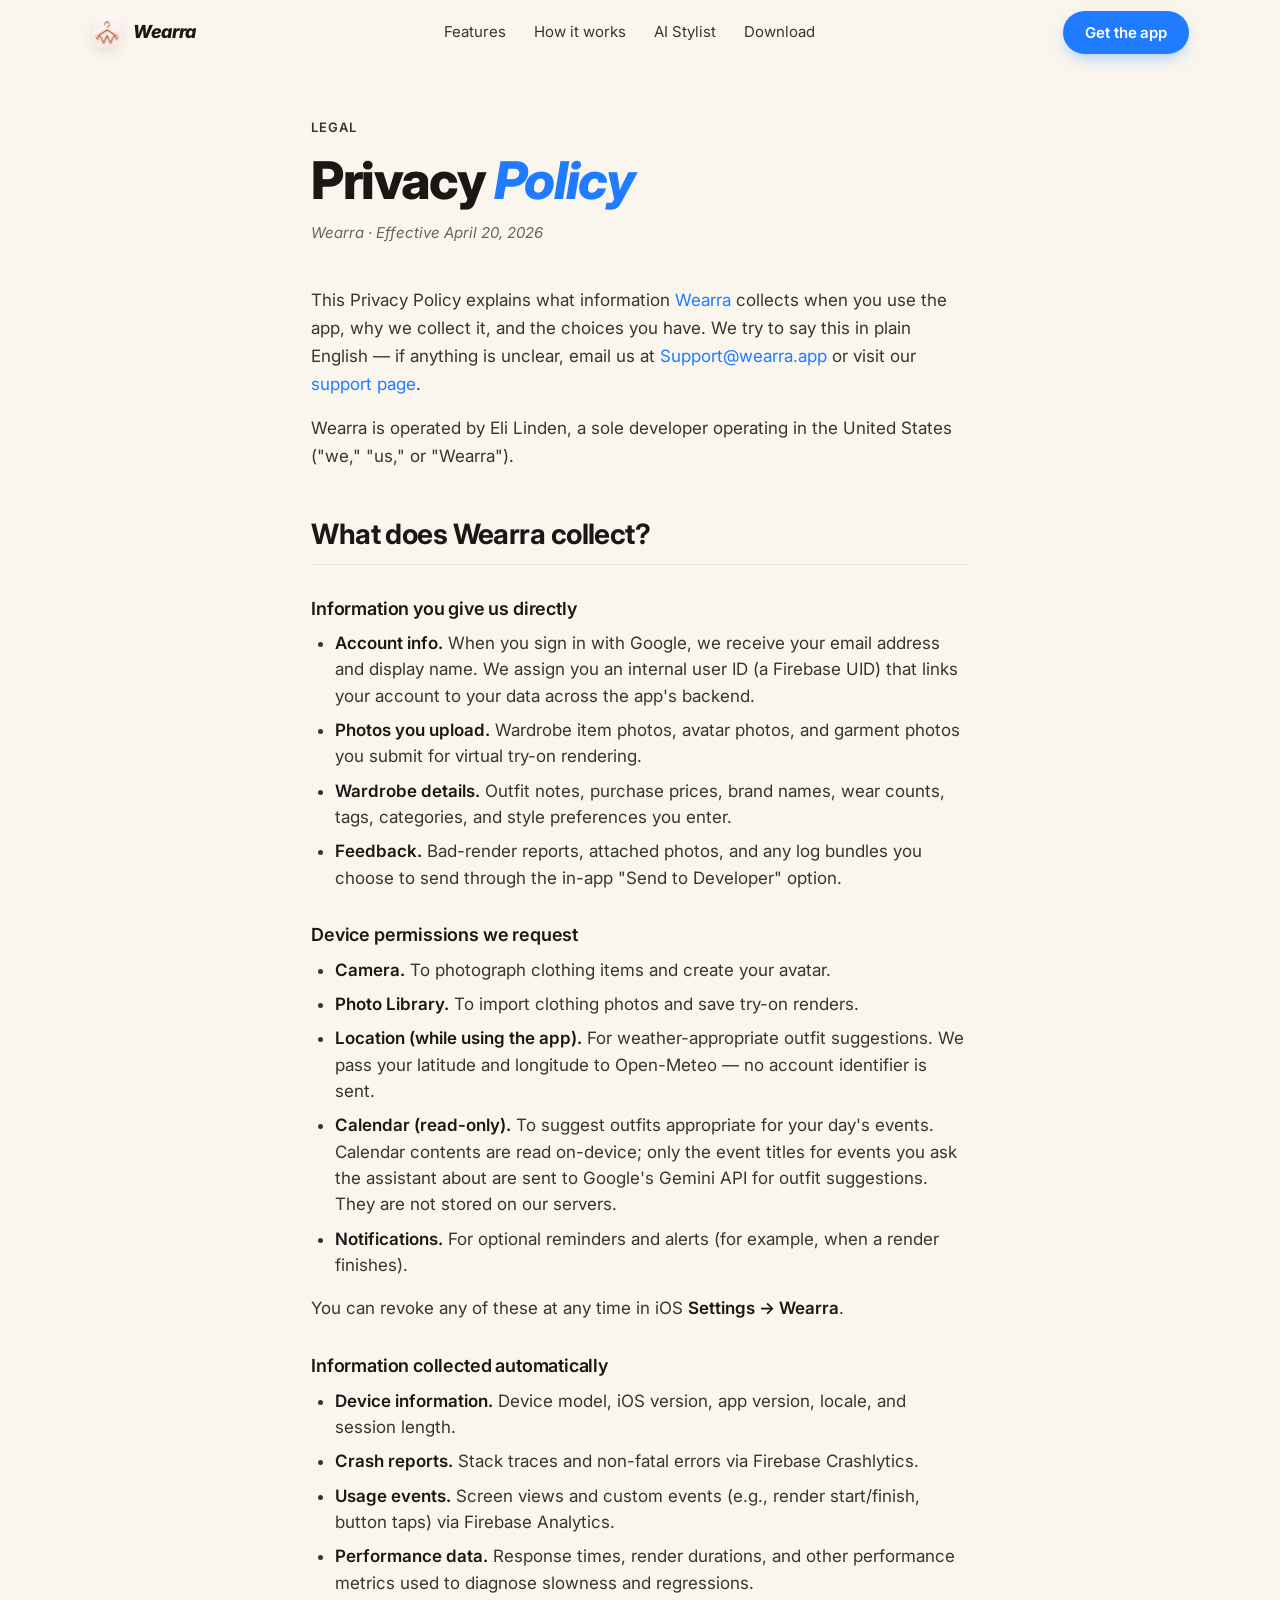
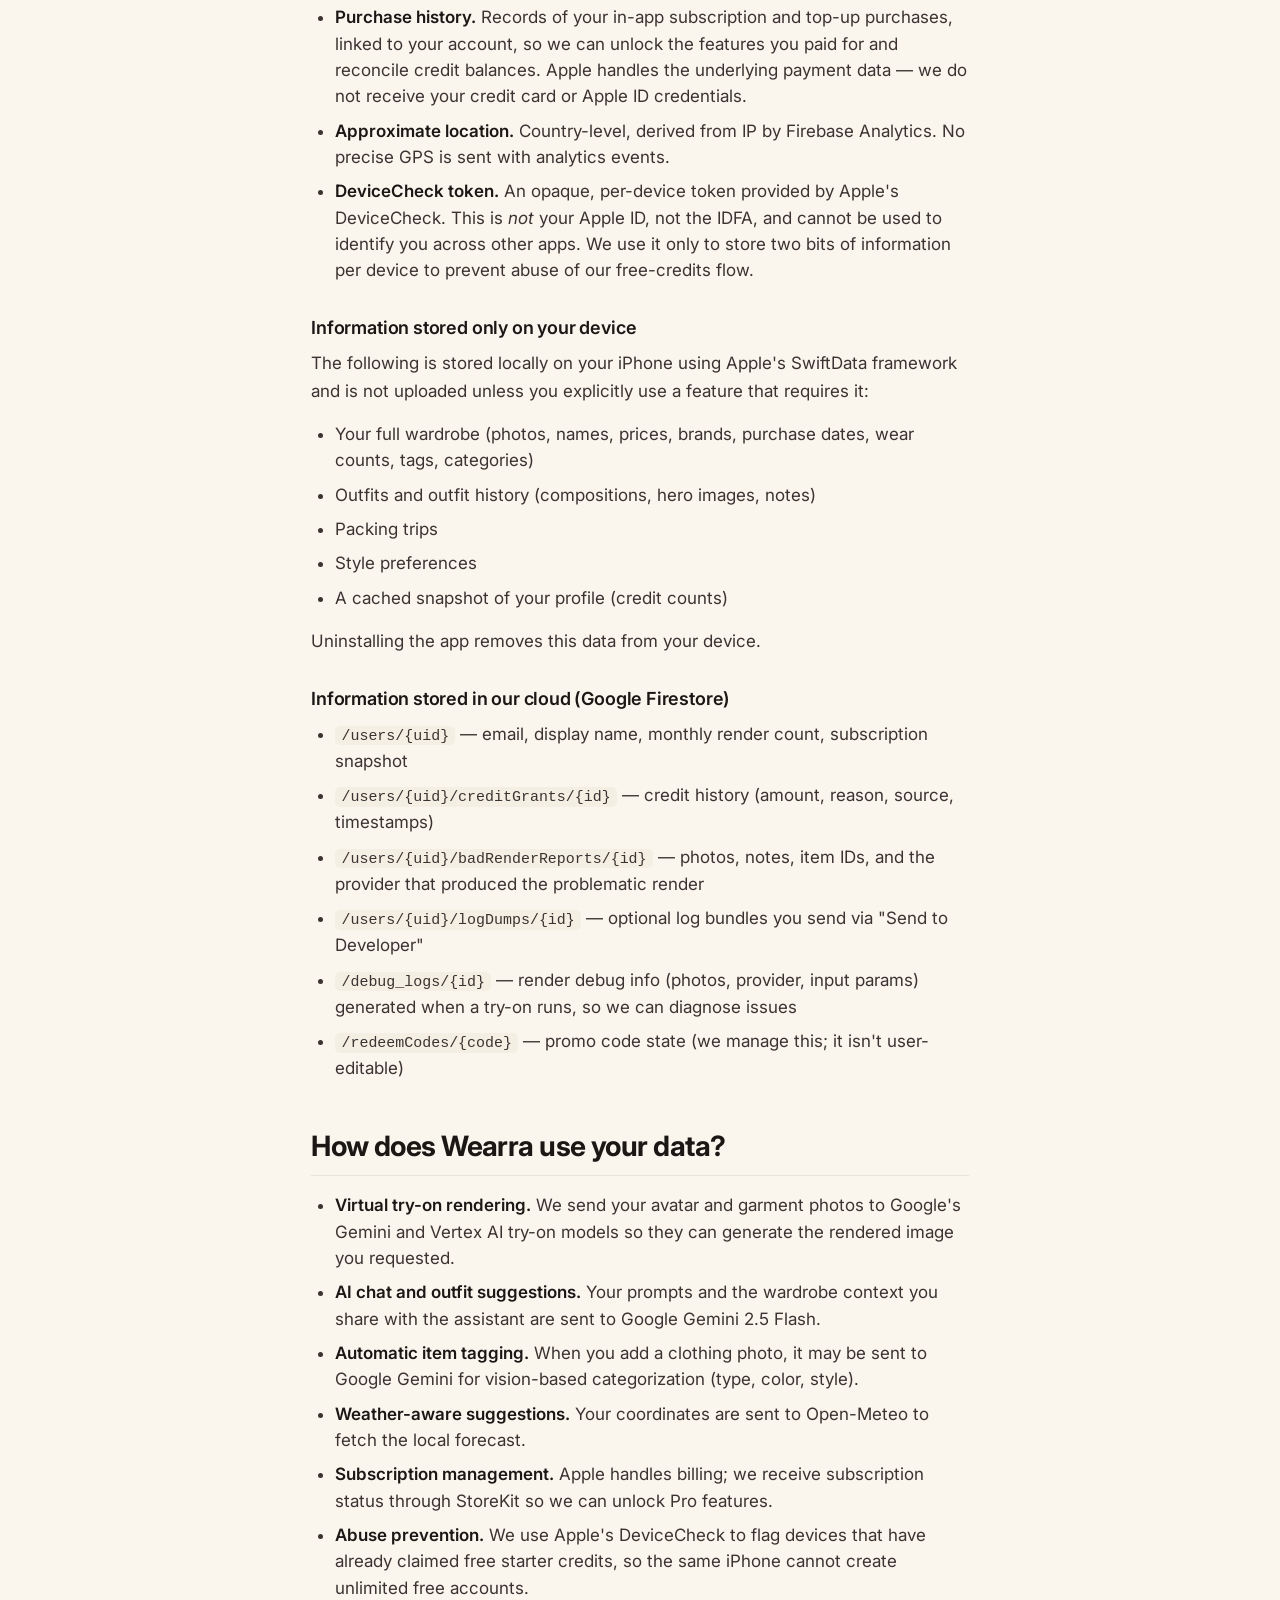
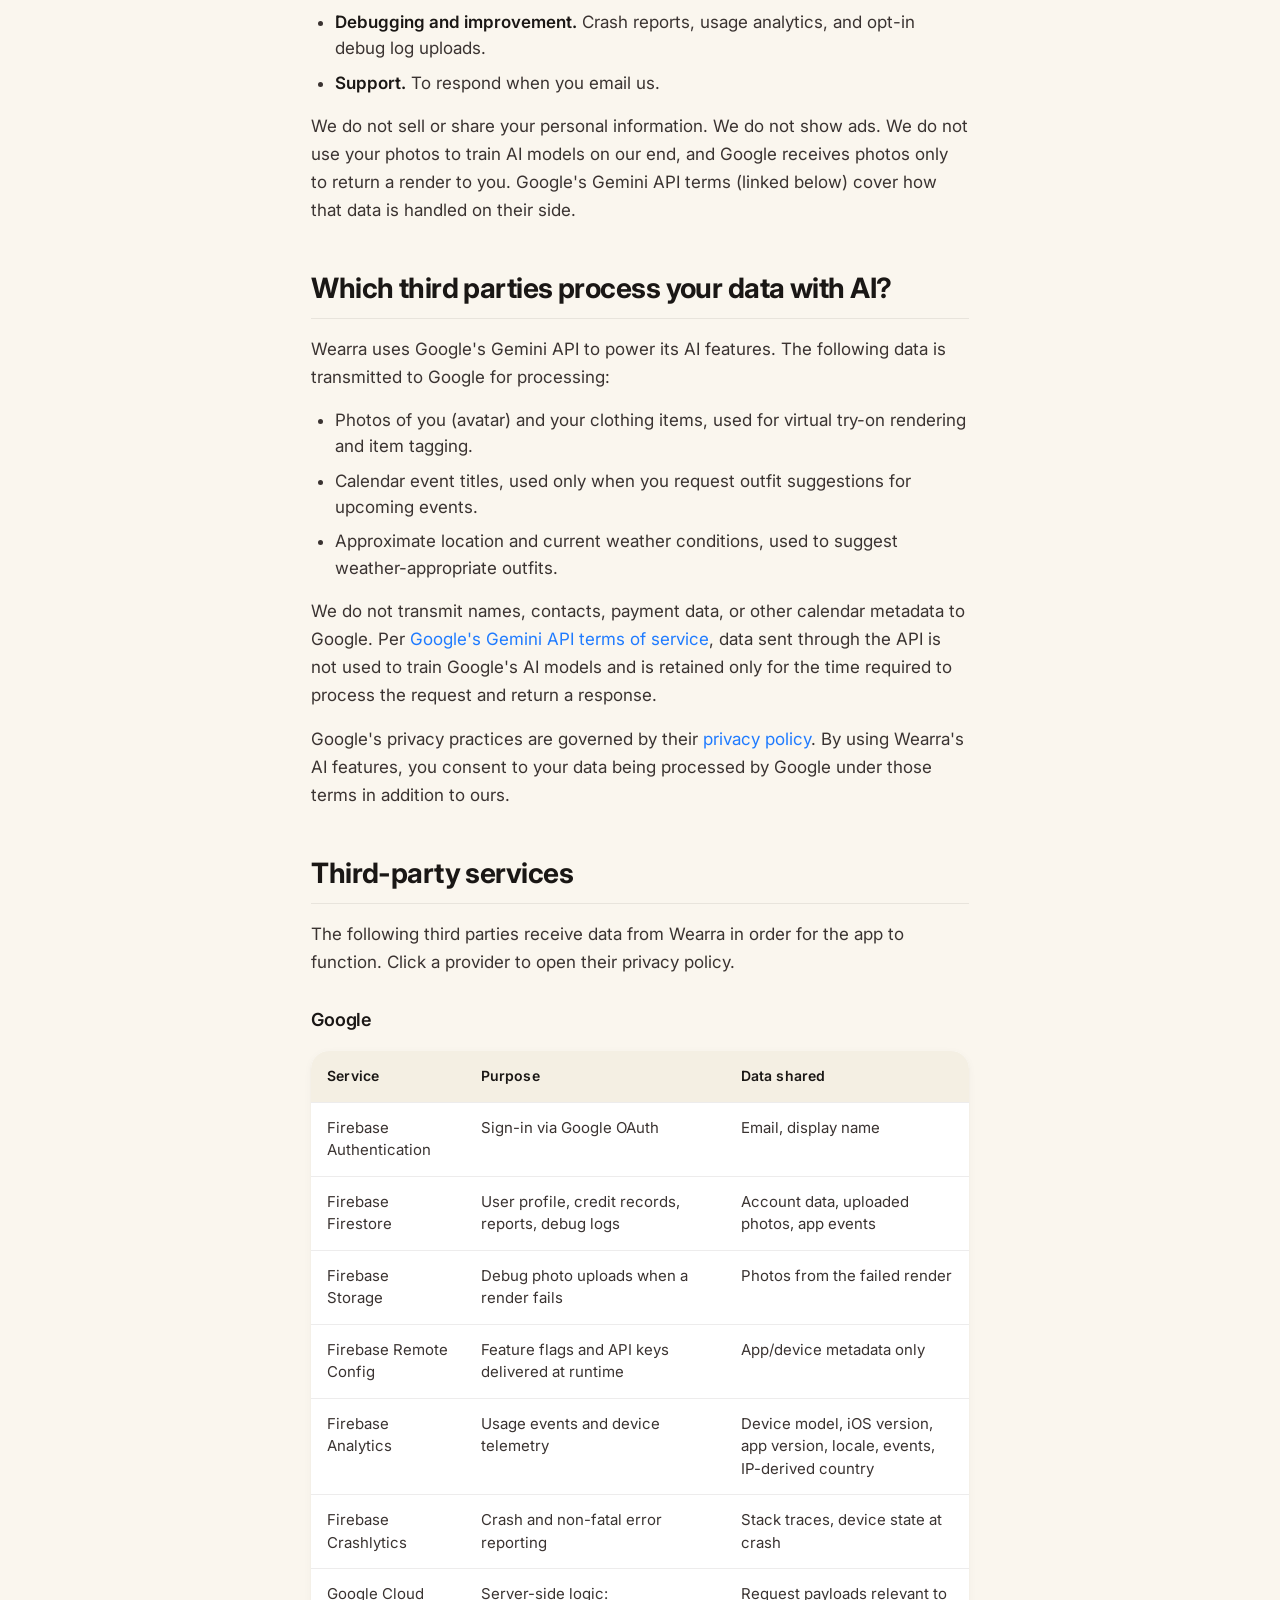
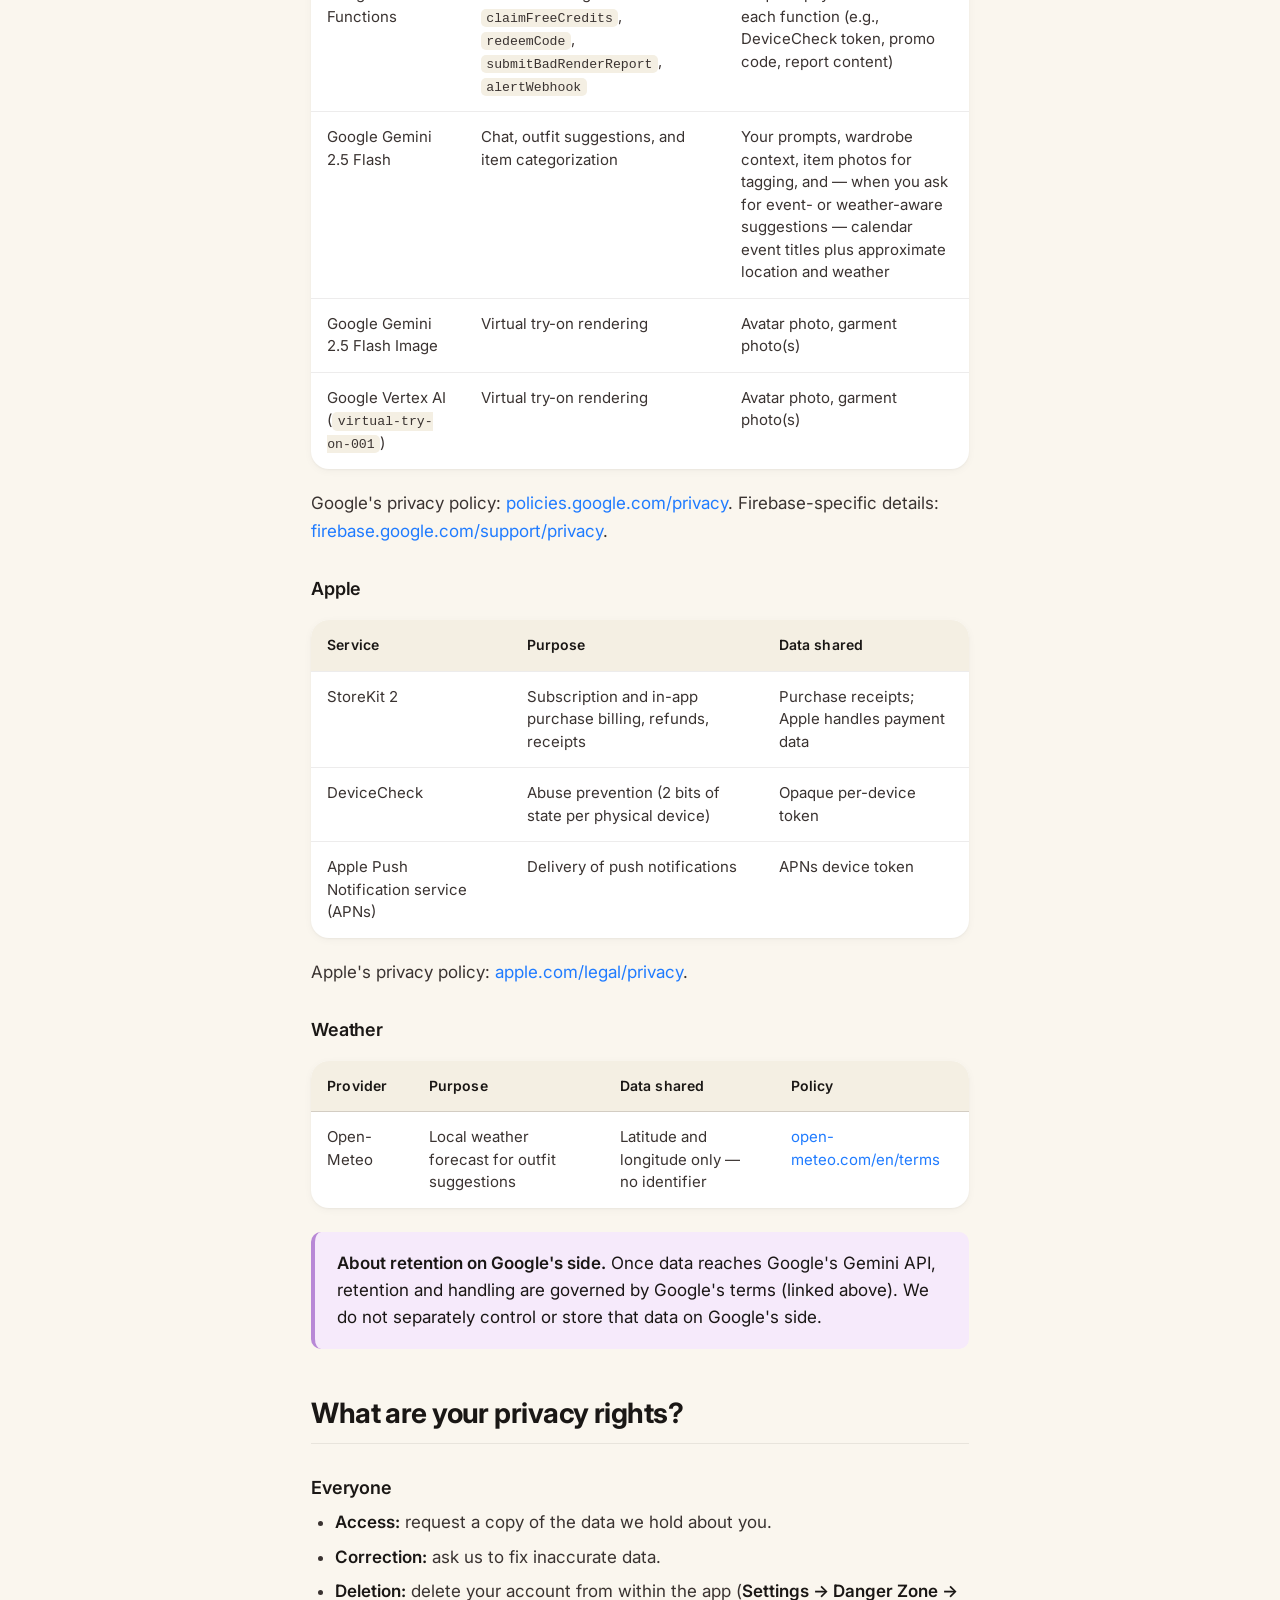
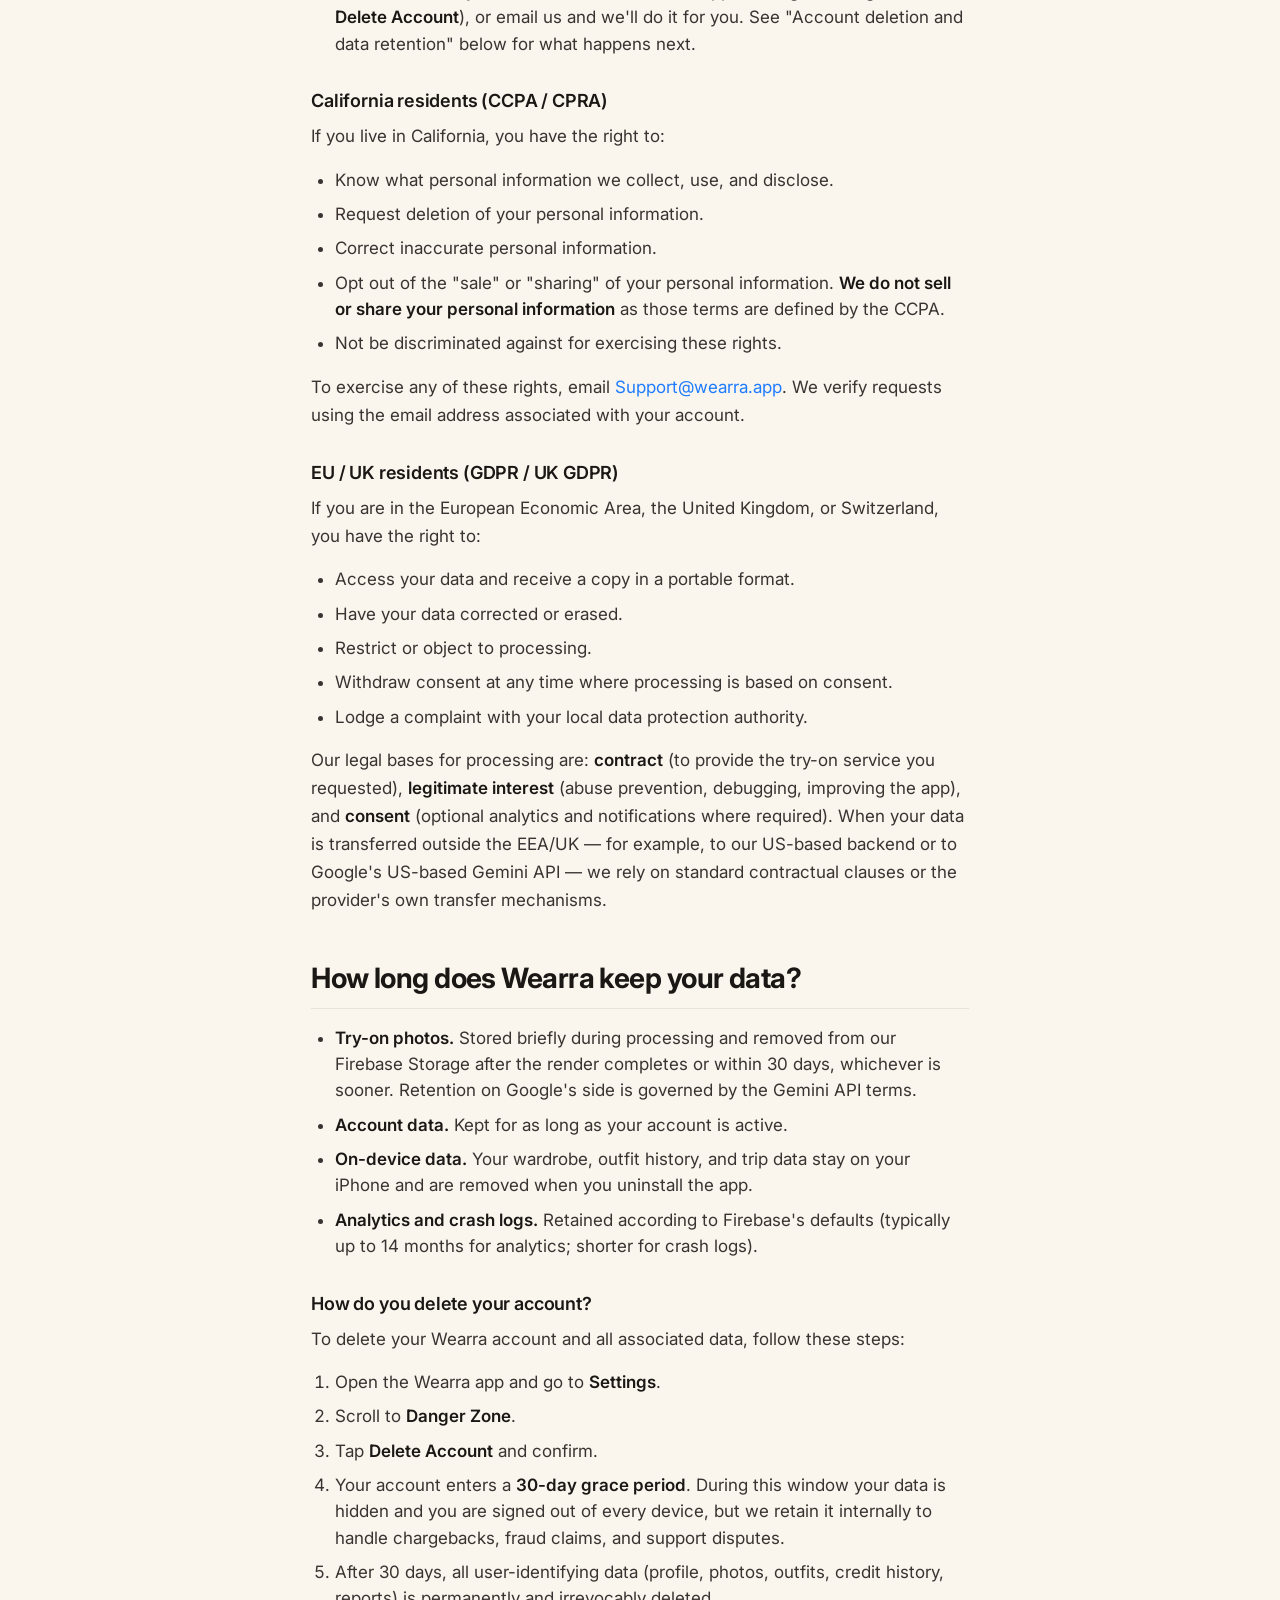
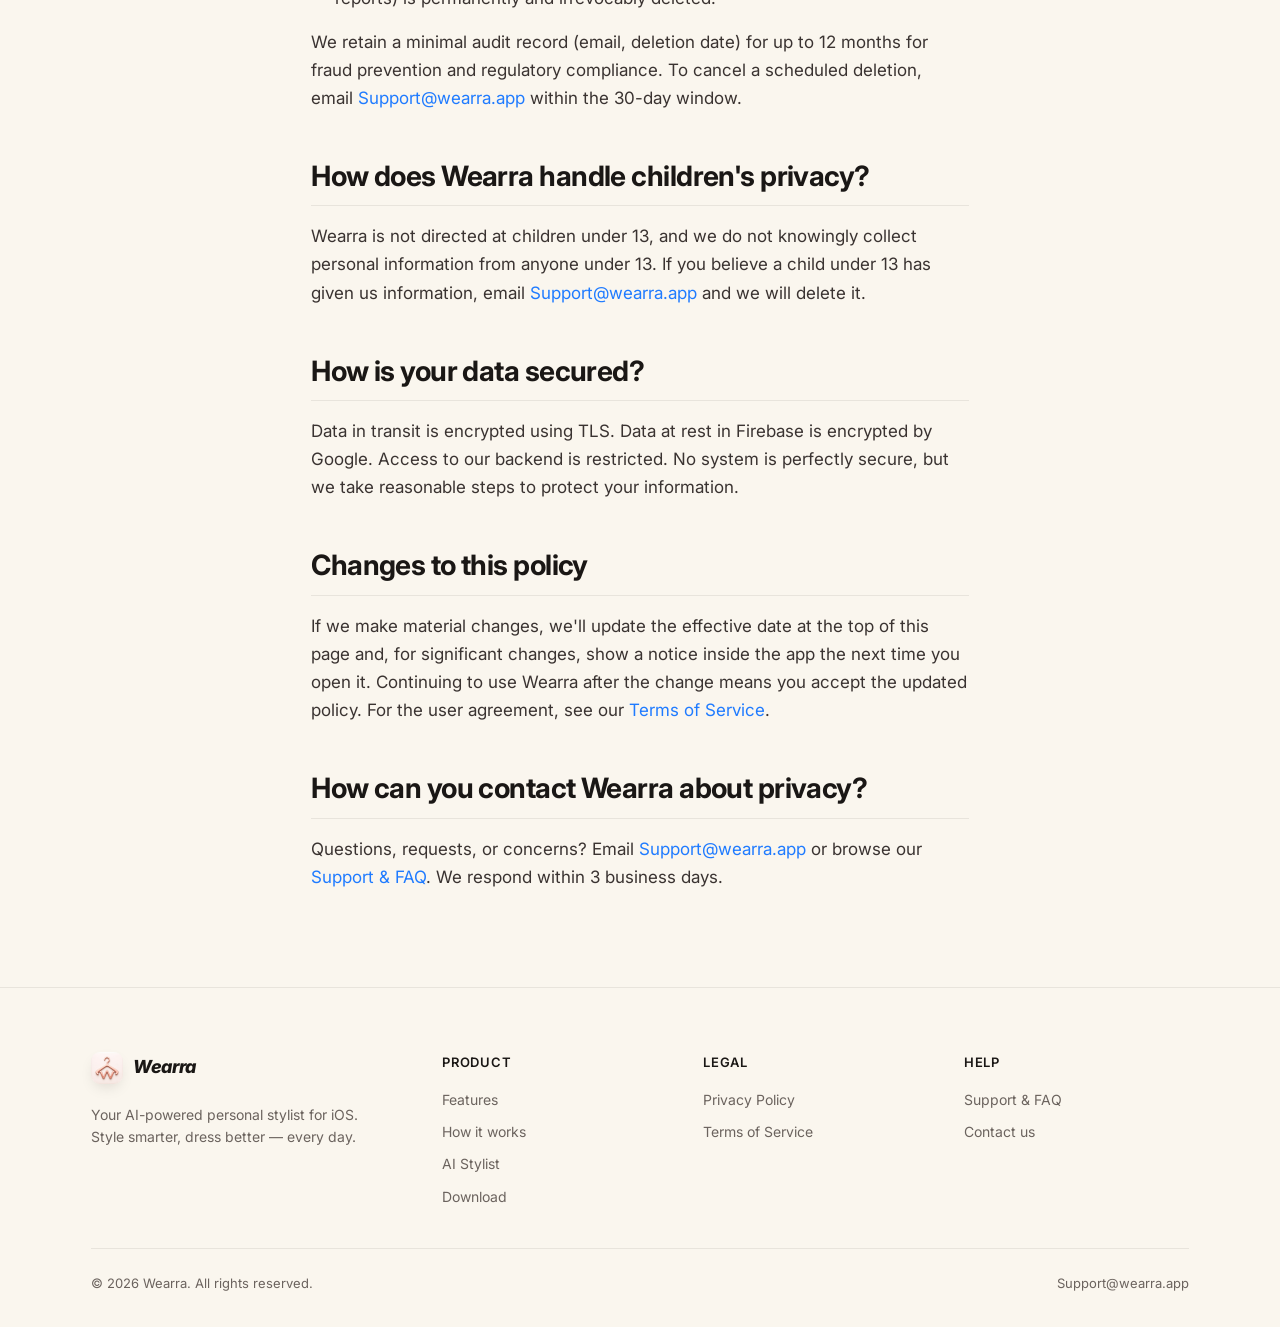
<file: privacy.html>
<!DOCTYPE html>
<html lang="en" class="no-js">
<head>
<script>document.documentElement.classList.replace('no-js','js');</script>
<meta charset="UTF-8">
<meta name="viewport" content="width=device-width, initial-scale=1.0, viewport-fit=cover">
<meta name="theme-color" content="#FAF6EE">
<title>Privacy Policy — Wearra</title>
<meta name="description" content="What Wearra collects, how we use it, and the choices you have. Plain-English privacy policy for the Wearra iOS app.">
<meta property="og:title" content="Privacy Policy — Wearra">
<meta property="og:description" content="What Wearra collects, how we use it, and the choices you have.">
<meta property="og:type" content="article">
<meta property="og:url" content="https://wearra.app/privacy.html">
<meta property="og:image" content="https://wearra.app/og-image.png">
<meta name="twitter:card" content="summary_large_image">
<meta name="twitter:image" content="https://wearra.app/og-image.png">
<link rel="canonical" href="https://wearra.app/privacy.html">
<link rel="icon" type="image/jpeg" href="AppleIcon.jpg">
<link rel="apple-touch-icon" href="AppleIcon.jpg">
<link rel="alternate" type="text/markdown" href="privacy.md" title="Privacy Policy — Markdown mirror">
<link rel="preconnect" href="https://fonts.googleapis.com">
<link rel="preconnect" href="https://fonts.gstatic.com" crossorigin>
<link href="https://fonts.googleapis.com/css2?family=Inter:ital,wght@0,400;0,500;0,600;0,700;0,800;1,500;1,700;1,800&display=swap" rel="stylesheet">
<link rel="stylesheet" href="styles.css">
<script type="application/ld+json">
{
  "@context": "https://schema.org",
  "@graph": [
    {
      "@type": "BreadcrumbList",
      "itemListElement": [
        { "@type": "ListItem", "position": 1, "name": "Home", "item": "https://wearra.app/" },
        { "@type": "ListItem", "position": 2, "name": "Privacy Policy", "item": "https://wearra.app/privacy.html" }
      ]
    },
    {
      "@type": "Article",
      "headline": "Privacy Policy",
      "description": "What Wearra collects, how we use it, and the choices you have. Plain-English privacy policy for the Wearra iOS app.",
      "url": "https://wearra.app/privacy.html",
      "image": "https://wearra.app/og-image.png",
      "datePublished": "2026-04-20",
      "dateModified": "2026-05-22",
      "inLanguage": "en-US",
      "author": { "@type": "Organization", "name": "Wearra", "url": "https://wearra.app/" },
      "publisher": {
        "@type": "Organization",
        "name": "Wearra",
        "logo": { "@type": "ImageObject", "url": "https://wearra.app/og-image.png" }
      },
      "mainEntityOfPage": { "@type": "WebPage", "@id": "https://wearra.app/privacy.html" },
      "speakable": {
        "@type": "SpeakableSpecification",
        "cssSelector": [".article h1", ".article h2", ".article > p"]
      }
    }
  ]
}
</script>
</head>
<body>

<a class="skip-link" href="#main">Skip to content</a>

<header class="nav" id="nav">
  <div class="container nav__inner">
    <a class="brand" href="index.html" aria-label="Wearra home">
      <img class="brand__mark" src="AppleIcon.jpg" alt="" aria-hidden="true" width="32" height="32">
      <em>Wearra</em>
    </a>
    <nav class="nav__links" aria-label="Primary">
      <a href="index.html#features">Features</a>
      <a href="index.html#how">How it works</a>
      <a href="index.html#stylist">AI Stylist</a>
      <a href="index.html#download">Download</a>
    </nav>
    <a class="btn btn--primary" href="https://apps.apple.com/us/app/ai-outfits-digital-closet-ootd/id6761031400" target="_blank" rel="noopener">Get the app</a>
  </div>
</header>

<main id="main">
<article class="article">
  <p class="article__kicker">Legal</p>
  <h1>Privacy <em>Policy</em></h1>
  <p class="meta">Wearra · Effective April 20, 2026</p>

  <p>This Privacy Policy explains what information <a href="index.html">Wearra</a> collects when you use the app, why we collect it, and the choices you have. We try to say this in plain English — if anything is unclear, email us at <a href="mailto:Support@wearra.app">Support@wearra.app</a> or visit our <a href="support.html">support page</a>.</p>

  <p>Wearra is operated by Eli Linden, a sole developer operating in the United States ("we," "us," or "Wearra").</p>

  <h2>What does Wearra collect?</h2>

  <h3>Information you give us directly</h3>
  <ul>
    <li><strong>Account info.</strong> When you sign in with Google, we receive your email address and display name. We assign you an internal user ID (a Firebase UID) that links your account to your data across the app's backend.</li>
    <li><strong>Photos you upload.</strong> Wardrobe item photos, avatar photos, and garment photos you submit for virtual try-on rendering.</li>
    <li><strong>Wardrobe details.</strong> Outfit notes, purchase prices, brand names, wear counts, tags, categories, and style preferences you enter.</li>
    <li><strong>Feedback.</strong> Bad-render reports, attached photos, and any log bundles you choose to send through the in-app "Send to Developer" option.</li>
  </ul>

  <h3>Device permissions we request</h3>
  <ul>
    <li><strong>Camera.</strong> To photograph clothing items and create your avatar.</li>
    <li><strong>Photo Library.</strong> To import clothing photos and save try-on renders.</li>
    <li><strong>Location (while using the app).</strong> For weather-appropriate outfit suggestions. We pass your latitude and longitude to Open-Meteo — no account identifier is sent.</li>
    <li><strong>Calendar (read-only).</strong> To suggest outfits appropriate for your day's events. Calendar contents are read on-device; only the event titles for events you ask the assistant about are sent to Google's Gemini API for outfit suggestions. They are not stored on our servers.</li>
    <li><strong>Notifications.</strong> For optional reminders and alerts (for example, when a render finishes).</li>
  </ul>
  <p>You can revoke any of these at any time in iOS <strong>Settings → Wearra</strong>.</p>

  <h3>Information collected automatically</h3>
  <ul>
    <li><strong>Device information.</strong> Device model, iOS version, app version, locale, and session length.</li>
    <li><strong>Crash reports.</strong> Stack traces and non-fatal errors via Firebase Crashlytics.</li>
    <li><strong>Usage events.</strong> Screen views and custom events (e.g., render start/finish, button taps) via Firebase Analytics.</li>
    <li><strong>Performance data.</strong> Response times, render durations, and other performance metrics used to diagnose slowness and regressions.</li>
    <li><strong>Purchase history.</strong> Records of your in-app subscription and top-up purchases, linked to your account, so we can unlock the features you paid for and reconcile credit balances. Apple handles the underlying payment data — we do not receive your credit card or Apple ID credentials.</li>
    <li><strong>Approximate location.</strong> Country-level, derived from IP by Firebase Analytics. No precise GPS is sent with analytics events.</li>
    <li><strong>DeviceCheck token.</strong> An opaque, per-device token provided by Apple's DeviceCheck. This is <em>not</em> your Apple ID, not the IDFA, and cannot be used to identify you across other apps. We use it only to store two bits of information per device to prevent abuse of our free-credits flow.</li>
  </ul>

  <h3>Information stored only on your device</h3>
  <p>The following is stored locally on your iPhone using Apple's SwiftData framework and is not uploaded unless you explicitly use a feature that requires it:</p>
  <ul>
    <li>Your full wardrobe (photos, names, prices, brands, purchase dates, wear counts, tags, categories)</li>
    <li>Outfits and outfit history (compositions, hero images, notes)</li>
    <li>Packing trips</li>
    <li>Style preferences</li>
    <li>A cached snapshot of your profile (credit counts)</li>
  </ul>
  <p>Uninstalling the app removes this data from your device.</p>

  <h3>Information stored in our cloud (Google Firestore)</h3>
  <ul>
    <li><code>/users/{uid}</code> — email, display name, monthly render count, subscription snapshot</li>
    <li><code>/users/{uid}/creditGrants/{id}</code> — credit history (amount, reason, source, timestamps)</li>
    <li><code>/users/{uid}/badRenderReports/{id}</code> — photos, notes, item IDs, and the provider that produced the problematic render</li>
    <li><code>/users/{uid}/logDumps/{id}</code> — optional log bundles you send via "Send to Developer"</li>
    <li><code>/debug_logs/{id}</code> — render debug info (photos, provider, input params) generated when a try-on runs, so we can diagnose issues</li>
    <li><code>/redeemCodes/{code}</code> — promo code state (we manage this; it isn't user-editable)</li>
  </ul>

  <h2>How does Wearra use your data?</h2>
  <ul>
    <li><strong>Virtual try-on rendering.</strong> We send your avatar and garment photos to Google's Gemini and Vertex AI try-on models so they can generate the rendered image you requested.</li>
    <li><strong>AI chat and outfit suggestions.</strong> Your prompts and the wardrobe context you share with the assistant are sent to Google Gemini 2.5 Flash.</li>
    <li><strong>Automatic item tagging.</strong> When you add a clothing photo, it may be sent to Google Gemini for vision-based categorization (type, color, style).</li>
    <li><strong>Weather-aware suggestions.</strong> Your coordinates are sent to Open-Meteo to fetch the local forecast.</li>
    <li><strong>Subscription management.</strong> Apple handles billing; we receive subscription status through StoreKit so we can unlock Pro features.</li>
    <li><strong>Abuse prevention.</strong> We use Apple's DeviceCheck to flag devices that have already claimed free starter credits, so the same iPhone cannot create unlimited free accounts.</li>
    <li><strong>Debugging and improvement.</strong> Crash reports, usage analytics, and opt-in debug log uploads.</li>
    <li><strong>Support.</strong> To respond when you email us.</li>
  </ul>

  <p>We do not sell or share your personal information. We do not show ads. We do not use your photos to train AI models on our end, and Google receives photos only to return a render to you. Google's Gemini API terms (linked below) cover how that data is handled on their side.</p>

  <h2>Which third parties process your data with AI?</h2>

  <p>Wearra uses Google's Gemini API to power its AI features. The following data is transmitted to Google for processing:</p>
  <ul>
    <li>Photos of you (avatar) and your clothing items, used for virtual try-on rendering and item tagging.</li>
    <li>Calendar event titles, used only when you request outfit suggestions for upcoming events.</li>
    <li>Approximate location and current weather conditions, used to suggest weather-appropriate outfits.</li>
  </ul>
  <p>We do not transmit names, contacts, payment data, or other calendar metadata to Google. Per <a href="https://ai.google.dev/gemini-api/terms" target="_blank" rel="noopener">Google's Gemini API terms of service</a>, data sent through the API is not used to train Google's AI models and is retained only for the time required to process the request and return a response.</p>
  <p>Google's privacy practices are governed by their <a href="https://policies.google.com/privacy" target="_blank" rel="noopener">privacy policy</a>. By using Wearra's AI features, you consent to your data being processed by Google under those terms in addition to ours.</p>

  <h2 id="third-party-services">Third-party services</h2>
  <p>The following third parties receive data from Wearra in order for the app to function. Click a provider to open their privacy policy.</p>

  <h3>Google</h3>
  <table>
    <thead>
      <tr><th>Service</th><th>Purpose</th><th>Data shared</th></tr>
    </thead>
    <tbody>
      <tr><td>Firebase Authentication</td><td>Sign-in via Google OAuth</td><td>Email, display name</td></tr>
      <tr><td>Firebase Firestore</td><td>User profile, credit records, reports, debug logs</td><td>Account data, uploaded photos, app events</td></tr>
      <tr><td>Firebase Storage</td><td>Debug photo uploads when a render fails</td><td>Photos from the failed render</td></tr>
      <tr><td>Firebase Remote Config</td><td>Feature flags and API keys delivered at runtime</td><td>App/device metadata only</td></tr>
      <tr><td>Firebase Analytics</td><td>Usage events and device telemetry</td><td>Device model, iOS version, app version, locale, events, IP-derived country</td></tr>
      <tr><td>Firebase Crashlytics</td><td>Crash and non-fatal error reporting</td><td>Stack traces, device state at crash</td></tr>
      <tr><td>Google Cloud Functions</td><td>Server-side logic: <code>claimFreeCredits</code>, <code>redeemCode</code>, <code>submitBadRenderReport</code>, <code>alertWebhook</code></td><td>Request payloads relevant to each function (e.g., DeviceCheck token, promo code, report content)</td></tr>
      <tr><td>Google Gemini 2.5 Flash</td><td>Chat, outfit suggestions, and item categorization</td><td>Your prompts, wardrobe context, item photos for tagging, and — when you ask for event- or weather-aware suggestions — calendar event titles plus approximate location and weather</td></tr>
      <tr><td>Google Gemini 2.5 Flash Image</td><td>Virtual try-on rendering</td><td>Avatar photo, garment photo(s)</td></tr>
      <tr><td>Google Vertex AI (<code>virtual-try-on-001</code>)</td><td>Virtual try-on rendering</td><td>Avatar photo, garment photo(s)</td></tr>
    </tbody>
  </table>
  <p>Google's privacy policy: <a href="https://policies.google.com/privacy" target="_blank" rel="noopener">policies.google.com/privacy</a>. Firebase-specific details: <a href="https://firebase.google.com/support/privacy" target="_blank" rel="noopener">firebase.google.com/support/privacy</a>.</p>

  <h3>Apple</h3>
  <table>
    <thead>
      <tr><th>Service</th><th>Purpose</th><th>Data shared</th></tr>
    </thead>
    <tbody>
      <tr><td>StoreKit 2</td><td>Subscription and in-app purchase billing, refunds, receipts</td><td>Purchase receipts; Apple handles payment data</td></tr>
      <tr><td>DeviceCheck</td><td>Abuse prevention (2 bits of state per physical device)</td><td>Opaque per-device token</td></tr>
      <tr><td>Apple Push Notification service (APNs)</td><td>Delivery of push notifications</td><td>APNs device token</td></tr>
    </tbody>
  </table>
  <p>Apple's privacy policy: <a href="https://www.apple.com/legal/privacy/" target="_blank" rel="noopener">apple.com/legal/privacy</a>.</p>

  <h3>Weather</h3>
  <table>
    <thead>
      <tr><th>Provider</th><th>Purpose</th><th>Data shared</th><th>Policy</th></tr>
    </thead>
    <tbody>
      <tr>
        <td>Open-Meteo</td>
        <td>Local weather forecast for outfit suggestions</td>
        <td>Latitude and longitude only — no identifier</td>
        <td><a href="https://open-meteo.com/en/terms" target="_blank" rel="noopener">open-meteo.com/en/terms</a></td>
      </tr>
    </tbody>
  </table>

  <div class="callout">
    <strong>About retention on Google's side.</strong> Once data reaches Google's Gemini API, retention and handling are governed by Google's terms (linked above). We do not separately control or store that data on Google's side.
  </div>

  <h2>What are your privacy rights?</h2>

  <h3>Everyone</h3>
  <ul>
    <li><strong>Access:</strong> request a copy of the data we hold about you.</li>
    <li><strong>Correction:</strong> ask us to fix inaccurate data.</li>
    <li><strong>Deletion:</strong> delete your account from within the app (<strong>Settings → Danger Zone → Delete Account</strong>), or email us and we'll do it for you. See "Account deletion and data retention" below for what happens next.</li>
  </ul>

  <h3>California residents (CCPA / CPRA)</h3>
  <p>If you live in California, you have the right to:</p>
  <ul>
    <li>Know what personal information we collect, use, and disclose.</li>
    <li>Request deletion of your personal information.</li>
    <li>Correct inaccurate personal information.</li>
    <li>Opt out of the "sale" or "sharing" of your personal information. <strong>We do not sell or share your personal information</strong> as those terms are defined by the CCPA.</li>
    <li>Not be discriminated against for exercising these rights.</li>
  </ul>
  <p>To exercise any of these rights, email <a href="mailto:Support@wearra.app">Support@wearra.app</a>. We verify requests using the email address associated with your account.</p>

  <h3>EU / UK residents (GDPR / UK GDPR)</h3>
  <p>If you are in the European Economic Area, the United Kingdom, or Switzerland, you have the right to:</p>
  <ul>
    <li>Access your data and receive a copy in a portable format.</li>
    <li>Have your data corrected or erased.</li>
    <li>Restrict or object to processing.</li>
    <li>Withdraw consent at any time where processing is based on consent.</li>
    <li>Lodge a complaint with your local data protection authority.</li>
  </ul>
  <p>Our legal bases for processing are: <strong>contract</strong> (to provide the try-on service you requested), <strong>legitimate interest</strong> (abuse prevention, debugging, improving the app), and <strong>consent</strong> (optional analytics and notifications where required). When your data is transferred outside the EEA/UK — for example, to our US-based backend or to Google's US-based Gemini API — we rely on standard contractual clauses or the provider's own transfer mechanisms.</p>

  <h2>How long does Wearra keep your data?</h2>
  <ul>
    <li><strong>Try-on photos.</strong> Stored briefly during processing and removed from our Firebase Storage after the render completes or within 30 days, whichever is sooner. Retention on Google's side is governed by the Gemini API terms.</li>
    <li><strong>Account data.</strong> Kept for as long as your account is active.</li>
    <li><strong>On-device data.</strong> Your wardrobe, outfit history, and trip data stay on your iPhone and are removed when you uninstall the app.</li>
    <li><strong>Analytics and crash logs.</strong> Retained according to Firebase's defaults (typically up to 14 months for analytics; shorter for crash logs).</li>
  </ul>

  <h3>How do you delete your account?</h3>
  <p>To delete your Wearra account and all associated data, follow these steps:</p>
  <ol>
    <li>Open the Wearra app and go to <strong>Settings</strong>.</li>
    <li>Scroll to <strong>Danger Zone</strong>.</li>
    <li>Tap <strong>Delete Account</strong> and confirm.</li>
    <li>Your account enters a <strong>30-day grace period</strong>. During this window your data is hidden and you are signed out of every device, but we retain it internally to handle chargebacks, fraud claims, and support disputes.</li>
    <li>After 30 days, all user-identifying data (profile, photos, outfits, credit history, reports) is permanently and irrevocably deleted.</li>
  </ol>
  <p>We retain a minimal audit record (email, deletion date) for up to 12 months for fraud prevention and regulatory compliance. To cancel a scheduled deletion, email <a href="mailto:Support@wearra.app">Support@wearra.app</a> within the 30-day window.</p>

  <h2>How does Wearra handle children's privacy?</h2>
  <p>Wearra is not directed at children under 13, and we do not knowingly collect personal information from anyone under 13. If you believe a child under 13 has given us information, email <a href="mailto:Support@wearra.app">Support@wearra.app</a> and we will delete it.</p>

  <h2>How is your data secured?</h2>
  <p>Data in transit is encrypted using TLS. Data at rest in Firebase is encrypted by Google. Access to our backend is restricted. No system is perfectly secure, but we take reasonable steps to protect your information.</p>

  <h2>Changes to this policy</h2>
  <p>If we make material changes, we'll update the effective date at the top of this page and, for significant changes, show a notice inside the app the next time you open it. Continuing to use Wearra after the change means you accept the updated policy. For the user agreement, see our <a href="terms.html">Terms of Service</a>.</p>

  <h2>How can you contact Wearra about privacy?</h2>
  <p>Questions, requests, or concerns? Email <a href="mailto:Support@wearra.app">Support@wearra.app</a> or browse our <a href="support.html">Support &amp; FAQ</a>. We respond within 3 business days.</p>

</article>
</main>

<footer class="footer">
  <div class="container">
    <div class="footer__top">
      <div class="footer__brand">
        <a class="brand" href="index.html">
          <img class="brand__mark" src="AppleIcon.jpg" alt="" aria-hidden="true" width="32" height="32">
          <em>Wearra</em>
        </a>
        <p>Your AI-powered personal stylist for iOS. Style smarter, dress better — every day.</p>
      </div>
      <div>
        <h3>Product</h3>
        <ul>
          <li><a href="index.html#features">Features</a></li>
          <li><a href="index.html#how">How it works</a></li>
          <li><a href="index.html#stylist">AI Stylist</a></li>
          <li><a href="index.html#download">Download</a></li>
        </ul>
      </div>
      <div>
        <h3>Legal</h3>
        <ul>
          <li><a href="privacy.html">Privacy Policy</a></li>
          <li><a href="terms.html">Terms of Service</a></li>
        </ul>
      </div>
      <div>
        <h3>Help</h3>
        <ul>
          <li><a href="support.html">Support &amp; FAQ</a></li>
          <li><a href="mailto:Support@wearra.app">Contact us</a></li>
        </ul>
      </div>
    </div>
    <div class="footer__bot">
      <span>© <span id="yr"></span> Wearra. All rights reserved.</span>
      <span><a href="mailto:Support@wearra.app">Support@wearra.app</a></span>
    </div>
  </div>
</footer>

<script>
(function(){
  var yr=document.getElementById('yr'); if(yr) yr.textContent=new Date().getFullYear();
  var nav=document.getElementById('nav');
  function onScroll(){ if(!nav) return; nav.classList.toggle('is-scrolled', window.scrollY>4); }
  document.addEventListener('scroll', onScroll, {passive:true});
  onScroll();
})();
</script>
</body>
</html>
</file>
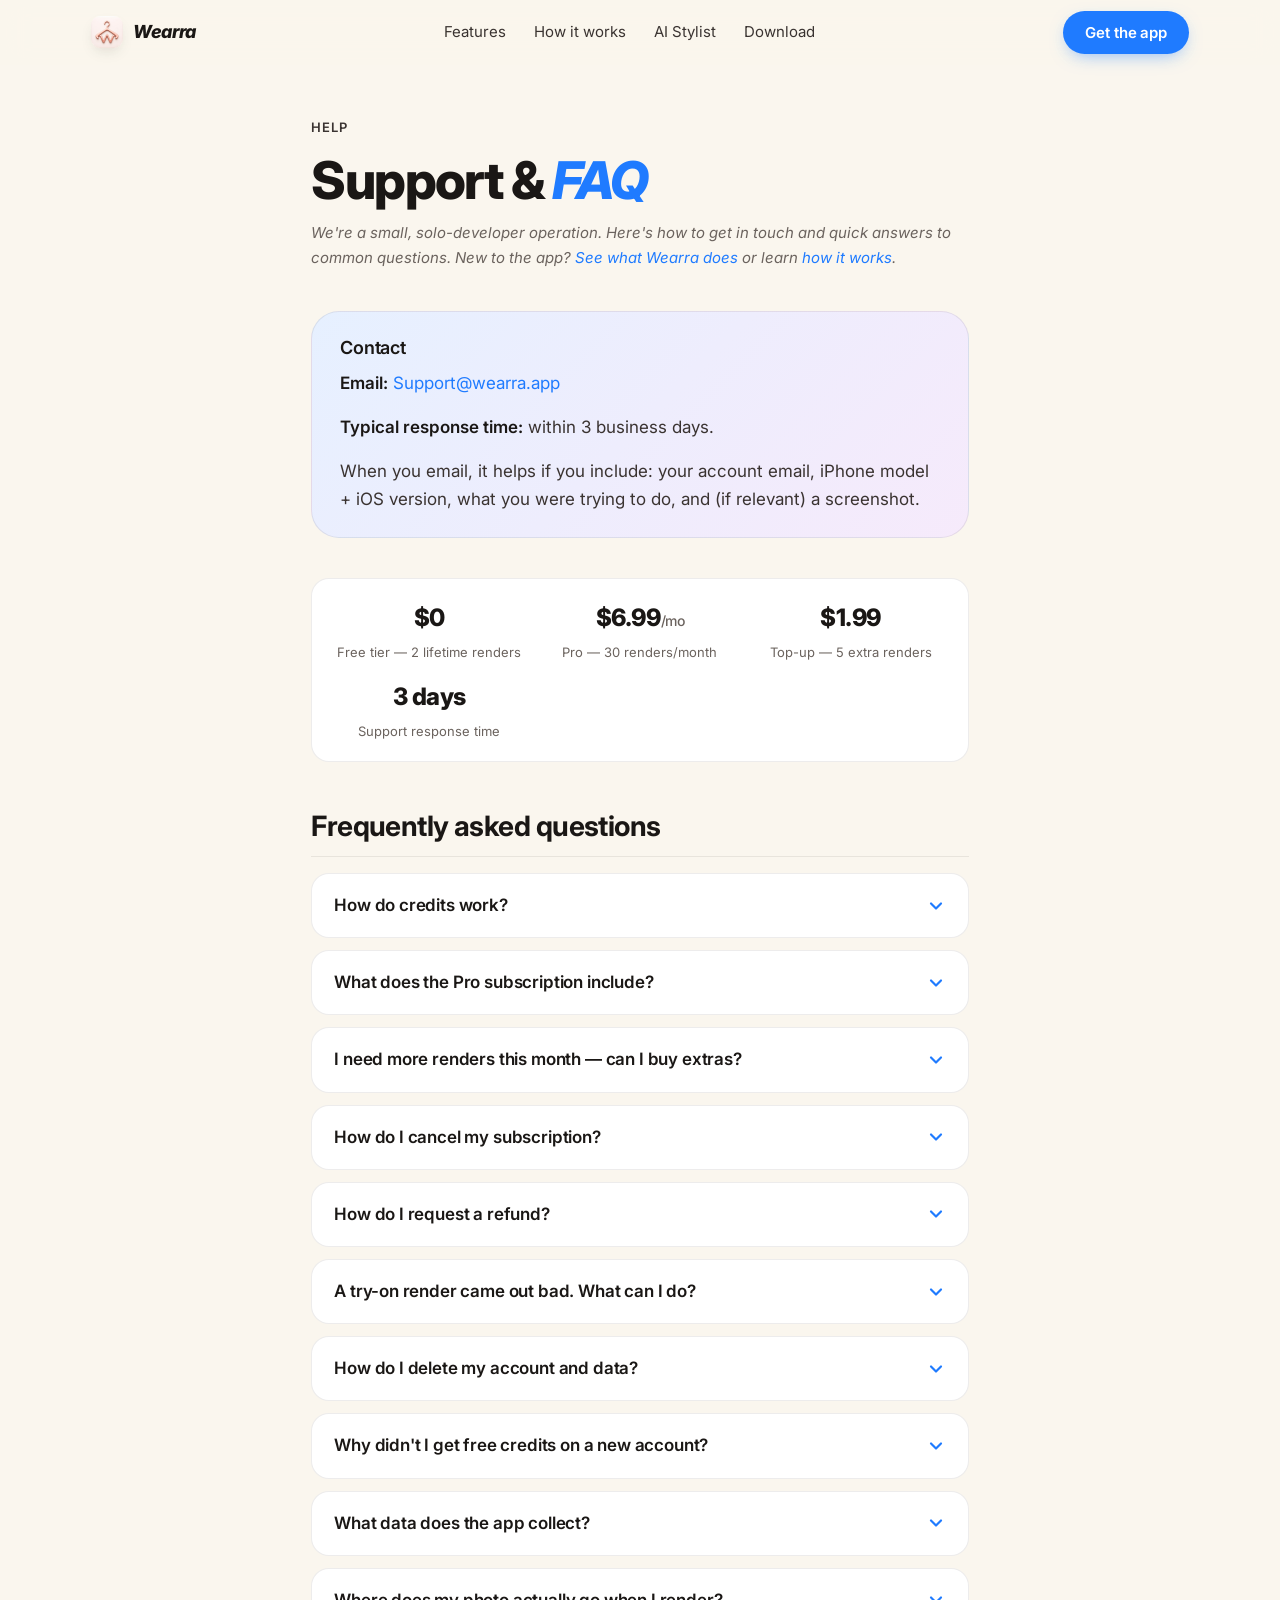
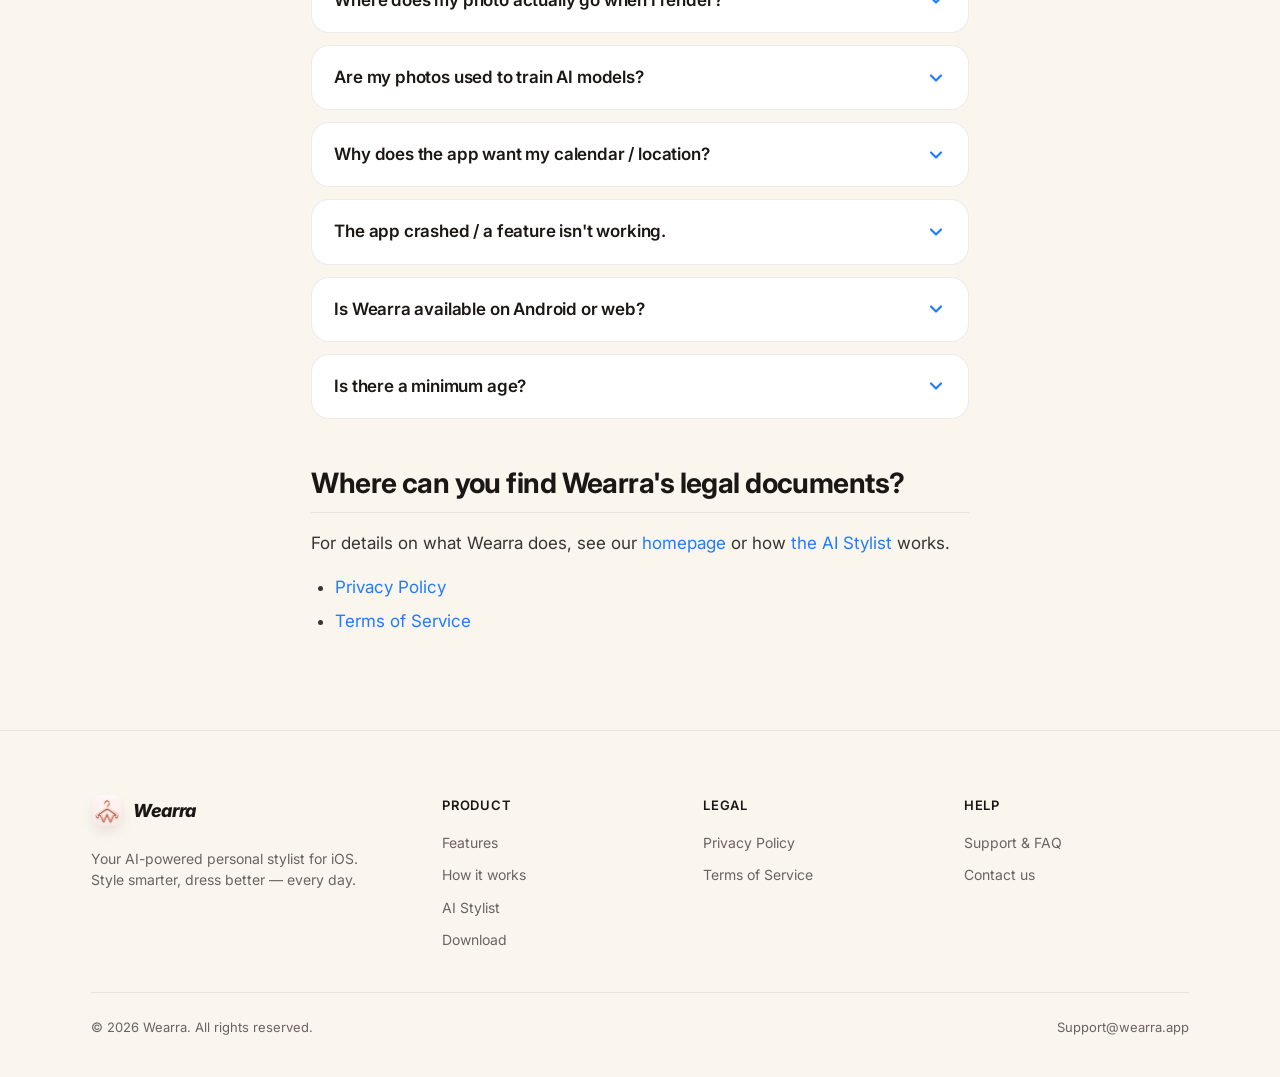
<file: support.html>
<!DOCTYPE html>
<html lang="en" class="no-js">
<head>
<script>document.documentElement.classList.replace('no-js','js');</script>
<meta charset="UTF-8">
<meta name="viewport" content="width=device-width, initial-scale=1.0, viewport-fit=cover">
<meta name="theme-color" content="#FAF6EE">
<title>Support &amp; FAQ — Wearra</title>
<meta name="description" content="Help, contact, and answers to common questions about Wearra — credits, Pro subscription, cancellation, refunds, account deletion, and more.">
<meta property="og:title" content="Support & FAQ — Wearra">
<meta property="og:description" content="Help, contact, and answers to common questions about Wearra.">
<meta property="og:type" content="article">
<meta property="og:url" content="https://wearra.app/support.html">
<meta property="og:image" content="https://wearra.app/og-image.png">
<meta name="twitter:card" content="summary_large_image">
<meta name="twitter:image" content="https://wearra.app/og-image.png">
<link rel="canonical" href="https://wearra.app/support.html">
<link rel="icon" type="image/jpeg" href="AppleIcon.jpg">
<link rel="apple-touch-icon" href="AppleIcon.jpg">
<link rel="alternate" type="text/markdown" href="support.md" title="Support — Markdown mirror">
<link rel="preconnect" href="https://fonts.googleapis.com">
<link rel="preconnect" href="https://fonts.gstatic.com" crossorigin>
<link href="https://fonts.googleapis.com/css2?family=Inter:ital,wght@0,400;0,500;0,600;0,700;0,800;1,500;1,700;1,800&display=swap" rel="stylesheet">
<link rel="stylesheet" href="styles.css">
<script type="application/ld+json">
{
  "@context": "https://schema.org",
  "@graph": [
    {
      "@type": "BreadcrumbList",
      "itemListElement": [
        { "@type": "ListItem", "position": 1, "name": "Home", "item": "https://wearra.app/" },
        { "@type": "ListItem", "position": 2, "name": "Support & FAQ", "item": "https://wearra.app/support.html" }
      ]
    },
    {
      "@type": "FAQPage",
      "@id": "https://wearra.app/support.html#faq",
      "url": "https://wearra.app/support.html",
      "inLanguage": "en-US",
      "speakable": {
        "@type": "SpeakableSpecification",
        "cssSelector": [".faq summary", ".faq details p"]
      },
      "mainEntity": [
        {
          "@type": "Question",
          "name": "How do credits work?",
          "acceptedAnswer": {
            "@type": "Answer",
            "text": "Each virtual try-on render costs one credit. Free tier: 2 lifetime renders that do not reset. Pro subscription: 30 renders per month that reset each billing period. 5-render top-up pack: a one-time $1.99 consumable for Pro subscribers that stacks on top of the monthly allowance and never expires. Your balance is shown on the Home screen and in Settings → Credits & Subscription."
          }
        },
        {
          "@type": "Question",
          "name": "What does the Pro subscription include?",
          "acceptedAnswer": {
            "@type": "Answer",
            "text": "Pro gives you 30 try-on renders per month, plus AI stylist chat and personalized outfit suggestions tied to your wardrobe. Pro is billed through your Apple ID as an auto-renewing monthly subscription at $6.99/month and renews until you cancel."
          }
        },
        {
          "@type": "Question",
          "name": "I need more renders this month — can I buy extras?",
          "acceptedAnswer": {
            "@type": "Answer",
            "text": "Yes. You can buy a 5-render top-up pack for $1.99 from the paywall. Top-up credits stack on top of your Pro allowance and never expire."
          }
        },
        {
          "@type": "Question",
          "name": "How do I cancel my subscription?",
          "acceptedAnswer": {
            "@type": "Answer",
            "text": "Subscriptions are managed by Apple, not by us. Open the Settings app on your iPhone, tap your name at the top, tap Subscriptions, tap Wearra, then tap Cancel Subscription. You'll keep Pro access until the end of the current billing period."
          }
        },
        {
          "@type": "Question",
          "name": "How do I request a refund?",
          "acceptedAnswer": {
            "@type": "Answer",
            "text": "All charges are processed by Apple, so refunds come from Apple too. Request one at reportaproblem.apple.com. If you think a charge is clearly wrong, email us and we'll help you with the request to Apple."
          }
        },
        {
          "@type": "Question",
          "name": "A try-on render came out bad. What can I do?",
          "acceptedAnswer": {
            "@type": "Answer",
            "text": "AI-generated renders are not perfect. Use a clear, front-facing avatar photo with good lighting, a garment photo on a plain background, and try re-running the render — results vary each time. If a render is badly broken, tap Report bad render on the result screen. For cases where a render clearly fails, email us and we'll credit you back."
          }
        },
        {
          "@type": "Question",
          "name": "How do I delete my account and data?",
          "acceptedAnswer": {
            "@type": "Answer",
            "text": "Inside the app, go to Settings → Danger Zone → Delete Account. This starts a 30-day grace period during which you're signed out and your data is hidden but retained for chargeback and dispute handling. After 30 days, all user-identifying data is permanently deleted. We keep a minimal audit record (email + deletion date) for up to 12 months for fraud prevention and compliance. Email Support@wearra.app within the 30-day window to cancel deletion."
          }
        },
        {
          "@type": "Question",
          "name": "Why didn't I get free credits on a new account?",
          "acceptedAnswer": {
            "@type": "Answer",
            "text": "We use Apple's DeviceCheck to prevent the same iPhone from creating unlimited free accounts. It stores two bits of information on Apple's servers per device — it does not identify you and cannot be used to track you across other apps. It only tells us this device has already claimed free starter credits. If you believe this is a mistake (for example, you bought a used iPhone that had the app before), email us."
          }
        },
        {
          "@type": "Question",
          "name": "What data does the app collect?",
          "acceptedAnswer": {
            "@type": "Answer",
            "text": "Short version: your email and display name (via Google Sign-In), photos you upload for try-on, the wardrobe items you enter, device/usage telemetry via Firebase Analytics, and crash logs via Firebase Crashlytics. Full details are in our Privacy Policy."
          }
        },
        {
          "@type": "Question",
          "name": "Where does my photo actually go when I render?",
          "acceptedAnswer": {
            "@type": "Answer",
            "text": "Your avatar and garment photo(s) are sent to Google's Gemini and Vertex AI try-on endpoints. Only the photos are sent — no email, display name, or account identifier is attached to the render call."
          }
        },
        {
          "@type": "Question",
          "name": "Are my photos used to train AI models?",
          "acceptedAnswer": {
            "@type": "Answer",
            "text": "We don't train AI models on your photos. Your avatar and garment photos are sent to Google's Gemini API only to generate the render you requested. Per Google's Gemini API terms, data sent through the API is not used to train Google's models and is retained only for the time required to process the request."
          }
        },
        {
          "@type": "Question",
          "name": "Why does the app want my calendar / location?",
          "acceptedAnswer": {
            "@type": "Answer",
            "text": "Both are optional. Calendar access is used to tailor outfit suggestions to your day; calendar contents are read on-device, and only event titles for events you ask the assistant about are sent to Google's Gemini API. Location is used to fetch the weather forecast — your latitude and longitude are sent to Open-Meteo with no account identifier attached. You can revoke either permission at any time in iOS Settings → Wearra."
          }
        },
        {
          "@type": "Question",
          "name": "The app crashed / a feature isn't working.",
          "acceptedAnswer": {
            "@type": "Answer",
            "text": "First, make sure you're on the latest version from the App Store and your iPhone is running iOS 18 or later. If the issue persists, email us with your iPhone model, iOS version, and a description (screenshots help). Crash reports are automatically collected via Firebase Crashlytics."
          }
        },
        {
          "@type": "Question",
          "name": "Is Wearra available on Android or web?",
          "acceptedAnswer": {
            "@type": "Answer",
            "text": "Not right now. Wearra is an iOS-only app for iPhone running iOS 18 or later."
          }
        },
        {
          "@type": "Question",
          "name": "Is there a minimum age?",
          "acceptedAnswer": {
            "@type": "Answer",
            "text": "Yes — you must be at least 13 years old to use Wearra."
          }
        }
      ]
    }
  ]
}
</script>
</head>
<body>

<a class="skip-link" href="#main">Skip to content</a>

<header class="nav" id="nav">
  <div class="container nav__inner">
    <a class="brand" href="index.html" aria-label="Wearra home">
      <img class="brand__mark" src="AppleIcon.jpg" alt="" aria-hidden="true" width="32" height="32">
      <em>Wearra</em>
    </a>
    <nav class="nav__links" aria-label="Primary">
      <a href="index.html#features">Features</a>
      <a href="index.html#how">How it works</a>
      <a href="index.html#stylist">AI Stylist</a>
      <a href="index.html#download">Download</a>
    </nav>
    <a class="btn btn--primary" href="https://apps.apple.com/us/app/ai-outfits-digital-closet-ootd/id6761031400" target="_blank" rel="noopener">Get the app</a>
  </div>
</header>

<main id="main">
<article class="article">
  <p class="article__kicker">Help</p>
  <h1>Support &amp; <em>FAQ</em></h1>
  <p class="meta">We're a small, solo-developer operation. Here's how to get in touch and quick answers to common questions. New to the app? <a href="index.html">See what Wearra does</a> or learn <a href="index.html#how">how it works</a>.</p>

  <div class="contact-card">
    <h3 style="margin-top:0">Contact</h3>
    <p><strong>Email:</strong> <a href="mailto:Support@wearra.app">Support@wearra.app</a></p>
    <p><strong>Typical response time:</strong> within 3 business days.</p>
    <p>When you email, it helps if you include: your account email, iPhone model + iOS version, what you were trying to do, and (if relevant) a screenshot.</p>
  </div>

  <aside class="stat-block" aria-label="Wearra pricing at a glance" style="display:grid;grid-template-columns:repeat(auto-fit,minmax(160px,1fr));gap:16px;background:var(--bg-soft);border:1px solid var(--border);border-radius:var(--radius-md);padding:20px;margin:24px 0;">
    <figure class="stat-callout" role="group" aria-label="Free tier: 2 lifetime renders" style="margin:0;text-align:center">
      <div style="font-size:24px;font-weight:800;color:var(--fg);letter-spacing:-0.02em"><data value="0">$0</data></div>
      <figcaption style="font-size:13px;color:var(--fg-muted);margin-top:4px">Free tier &mdash; 2 lifetime renders</figcaption>
    </figure>
    <figure class="stat-callout" role="group" aria-label="Pro subscription: $6.99 per month for 30 renders" style="margin:0;text-align:center">
      <div style="font-size:24px;font-weight:800;color:var(--fg);letter-spacing:-0.02em"><data value="6.99">$6.99<span style="font-size:14px;color:var(--fg-muted);font-weight:500">/mo</span></data></div>
      <figcaption style="font-size:13px;color:var(--fg-muted);margin-top:4px">Pro &mdash; 30 renders/month</figcaption>
    </figure>
    <figure class="stat-callout" role="group" aria-label="Top-up pack: $1.99 for 5 extra renders" style="margin:0;text-align:center">
      <div style="font-size:24px;font-weight:800;color:var(--fg);letter-spacing:-0.02em"><data value="1.99">$1.99</data></div>
      <figcaption style="font-size:13px;color:var(--fg-muted);margin-top:4px">Top-up &mdash; 5 extra renders</figcaption>
    </figure>
    <figure class="stat-callout" role="group" aria-label="Response time: within 3 business days" style="margin:0;text-align:center">
      <div style="font-size:24px;font-weight:800;color:var(--fg);letter-spacing:-0.02em"><data value="3">3 days</data></div>
      <figcaption style="font-size:13px;color:var(--fg-muted);margin-top:4px">Support response time</figcaption>
    </figure>
  </aside>

  <h2>Frequently asked questions</h2>

  <div class="faq">

    <details>
      <summary>How do credits work?</summary>
      <p>Each virtual try-on render costs one credit.</p>
      <ul>
        <li><strong>Free tier:</strong> 2 lifetime renders. They do not reset — once used, you'll need to subscribe to Pro or buy a top-up pack to keep rendering.</li>
        <li><strong>Pro subscription:</strong> 30 renders per month. Renders reset at the start of each billing period.</li>
        <li><strong>5-render top-up pack:</strong> a one-time $1.99 consumable available to Pro subscribers. Top-up credits stack on top of your monthly Pro allowance and never expire.</li>
      </ul>
      <p>Your current credit balance is shown on the Home screen and in Settings → Credits &amp; Subscription. New here? <a href="index.html#download">Download Wearra</a> to get started.</p>
    </details>

    <details>
      <summary>What does the Pro subscription include?</summary>
      <p>Pro gives you 30 try-on renders per month, plus AI stylist chat and personalized outfit suggestions tied to your wardrobe. Pricing and renewal terms are always displayed before you confirm the purchase.</p>
      <p>Pro is billed through your Apple ID as an auto-renewing monthly subscription, billed at $6.99/month, and renews until you cancel.</p>
    </details>

    <details>
      <summary>I need more renders this month — can I buy extras?</summary>
      <p>Yes. You can buy a <strong>5-render top-up pack</strong> ($1.99) from the paywall. Top-up credits stack on top of your Pro allowance and never expire.</p>
    </details>

    <details>
      <summary>How do I cancel my subscription?</summary>
      <p>Subscriptions are managed by Apple, not by us. To cancel:</p>
      <ol>
        <li>Open the <strong>Settings</strong> app on your iPhone.</li>
        <li>Tap your name at the top.</li>
        <li>Tap <strong>Subscriptions</strong>.</li>
        <li>Tap <strong>Wearra</strong>.</li>
        <li>Tap <strong>Cancel Subscription</strong>.</li>
      </ol>
      <p>You'll keep Pro access until the end of the current billing period. You can also manage subscriptions at <a href="https://apps.apple.com/account/subscriptions" target="_blank" rel="noopener">apps.apple.com/account/subscriptions</a>.</p>
    </details>

    <details>
      <summary>How do I request a refund?</summary>
      <p>All charges are processed by Apple, so refunds come from Apple too. Request one at <a href="https://reportaproblem.apple.com" target="_blank" rel="noopener">reportaproblem.apple.com</a>. If you think a charge is clearly wrong — for example, you were double-billed or the app failed to deliver what you paid for — email us and we'll help you with the request to Apple.</p>
    </details>

    <details>
      <summary>A try-on render came out bad. What can I do?</summary>
      <p>AI-generated renders are not perfect. Unusual poses, busy backgrounds, tight crops, or uncommon garment types can trip up the model. A few things that help:</p>
      <ul>
        <li>Use a clear, front-facing avatar photo with good lighting.</li>
        <li>Use a garment photo on a plain background if possible.</li>
        <li>Try re-running the render — results vary each time.</li>
      </ul>
      <p>If a render is badly broken, tap the <strong>Report bad render</strong> button on the result screen. Your report (the photos and your notes) helps us improve. For cases where a render clearly fails, email us and we'll credit you back.</p>
    </details>

    <details>
      <summary>How do I delete my account and data?</summary>
      <p>Inside the app, go to <strong>Settings → Danger Zone → Delete Account</strong>. This starts a 30-day grace period:</p>
      <ul>
        <li>You're signed out on all devices.</li>
        <li>Your data is hidden from the app and inaccessible to you.</li>
        <li>We keep your data internally during that window to handle any chargebacks, fraud claims, or support disputes.</li>
      </ul>
      <p>After 30 days, all user-identifying data (profile, photos, outfits, credit history, reports) is permanently deleted. We keep a minimal audit record (email + deletion date) for up to 12 months for fraud prevention and compliance.</p>
      <p>If you change your mind during the 30-day window, email <a href="mailto:Support@wearra.app">Support@wearra.app</a> and we'll cancel the deletion. If you can't access the in-app option at all, email us from the address linked to your account and we'll handle it manually.</p>
      <p>Wardrobe items, outfits, and trip data stored locally on your iPhone are removed when you uninstall the app.</p>
    </details>

    <details>
      <summary>Why didn't I get free credits on a new account?</summary>
      <p>We use an Apple technology called DeviceCheck to prevent the same iPhone from creating unlimited free accounts. It stores two bits of information on Apple's servers per device — it does not identify you and cannot be used to track you across other apps. It only tells us "this device has already claimed free starter credits."</p>
      <p>If you believe this is a mistake (for example, you bought a used iPhone that had the app before), email us and we can look into it.</p>
    </details>

    <details>
      <summary>What data does the app collect?</summary>
      <p>Short version: your email and display name (via Google Sign-In), photos you upload for try-on, the wardrobe items you enter, device/usage telemetry via Firebase Analytics, and crash logs via Firebase Crashlytics. Full details are in our <a href="privacy.html">Privacy Policy</a>.</p>
    </details>

    <details>
      <summary>Where does my photo actually go when I render?</summary>
      <p>Your avatar and garment photo(s) are sent to Google's Gemini and Vertex AI try-on endpoints. Only the photos are sent — no email, display name, or account identifier is attached to the render call. Details are in our <a href="privacy.html#third-party-services">Privacy Policy</a>.</p>
    </details>

    <details>
      <summary>Are my photos used to train AI models?</summary>
      <p>We don't train AI models on your photos. Your avatar and garment photos are sent to Google's Gemini API only to generate the render you requested. Per Google's Gemini API terms, data sent through the API is not used to train Google's models and is retained only for the time required to process the request — full details are in our <a href="privacy.html#third-party-services">Privacy Policy</a>.</p>
    </details>

    <details>
      <summary>Why does the app want my calendar / location?</summary>
      <p>Both are optional. Calendar access is used to tailor outfit suggestions to your day; calendar contents are read on-device, and only the event titles for events you ask the assistant about are sent to Google's Gemini API for those suggestions. Location is used to fetch the weather forecast — your latitude and longitude are sent to Open-Meteo with no account identifier attached, and the resulting weather plus approximate location may be included in Gemini prompts when you ask for weather-aware suggestions.</p>
      <p>You can revoke either permission at any time in iOS <strong>Settings → Wearra</strong>.</p>
    </details>

    <details>
      <summary>The app crashed / a feature isn't working.</summary>
      <p>First, make sure you're on the latest version from the App Store and your iPhone is running iOS 18 or later. If the issue persists, email us with your iPhone model, iOS version, and a description (screenshots help). Crash reports are automatically collected via Firebase Crashlytics.</p>
    </details>

    <details>
      <summary>Is Wearra available on Android or web?</summary>
      <p>Not right now. Wearra is an iOS-only app for iPhone running iOS 18 or later.</p>
    </details>

    <details>
      <summary>Is there a minimum age?</summary>
      <p>Yes — you must be at least 13 years old to use Wearra.</p>
    </details>

  </div>

  <h2>Where can you find Wearra's legal documents?</h2>
  <p>For details on what Wearra does, see our <a href="index.html">homepage</a> or how <a href="index.html#stylist">the AI Stylist</a> works.</p>
  <ul>
    <li><a href="privacy.html">Privacy Policy</a></li>
    <li><a href="terms.html">Terms of Service</a></li>
  </ul>

</article>
</main>

<footer class="footer">
  <div class="container">
    <div class="footer__top">
      <div class="footer__brand">
        <a class="brand" href="index.html">
          <img class="brand__mark" src="AppleIcon.jpg" alt="" aria-hidden="true" width="32" height="32">
          <em>Wearra</em>
        </a>
        <p>Your AI-powered personal stylist for iOS. Style smarter, dress better — every day.</p>
      </div>
      <div>
        <h3>Product</h3>
        <ul>
          <li><a href="index.html#features">Features</a></li>
          <li><a href="index.html#how">How it works</a></li>
          <li><a href="index.html#stylist">AI Stylist</a></li>
          <li><a href="index.html#download">Download</a></li>
        </ul>
      </div>
      <div>
        <h3>Legal</h3>
        <ul>
          <li><a href="privacy.html">Privacy Policy</a></li>
          <li><a href="terms.html">Terms of Service</a></li>
        </ul>
      </div>
      <div>
        <h3>Help</h3>
        <ul>
          <li><a href="support.html">Support &amp; FAQ</a></li>
          <li><a href="mailto:Support@wearra.app">Contact us</a></li>
        </ul>
      </div>
    </div>
    <div class="footer__bot">
      <span>© <span id="yr"></span> Wearra. All rights reserved.</span>
      <span><a href="mailto:Support@wearra.app">Support@wearra.app</a></span>
    </div>
  </div>
</footer>

<script>
(function(){
  var yr=document.getElementById('yr'); if(yr) yr.textContent=new Date().getFullYear();
  var nav=document.getElementById('nav');
  function onScroll(){ if(!nav) return; nav.classList.toggle('is-scrolled', window.scrollY>4); }
  document.addEventListener('scroll', onScroll, {passive:true});
  onScroll();
})();
</script>
</body>
</html>
</file>
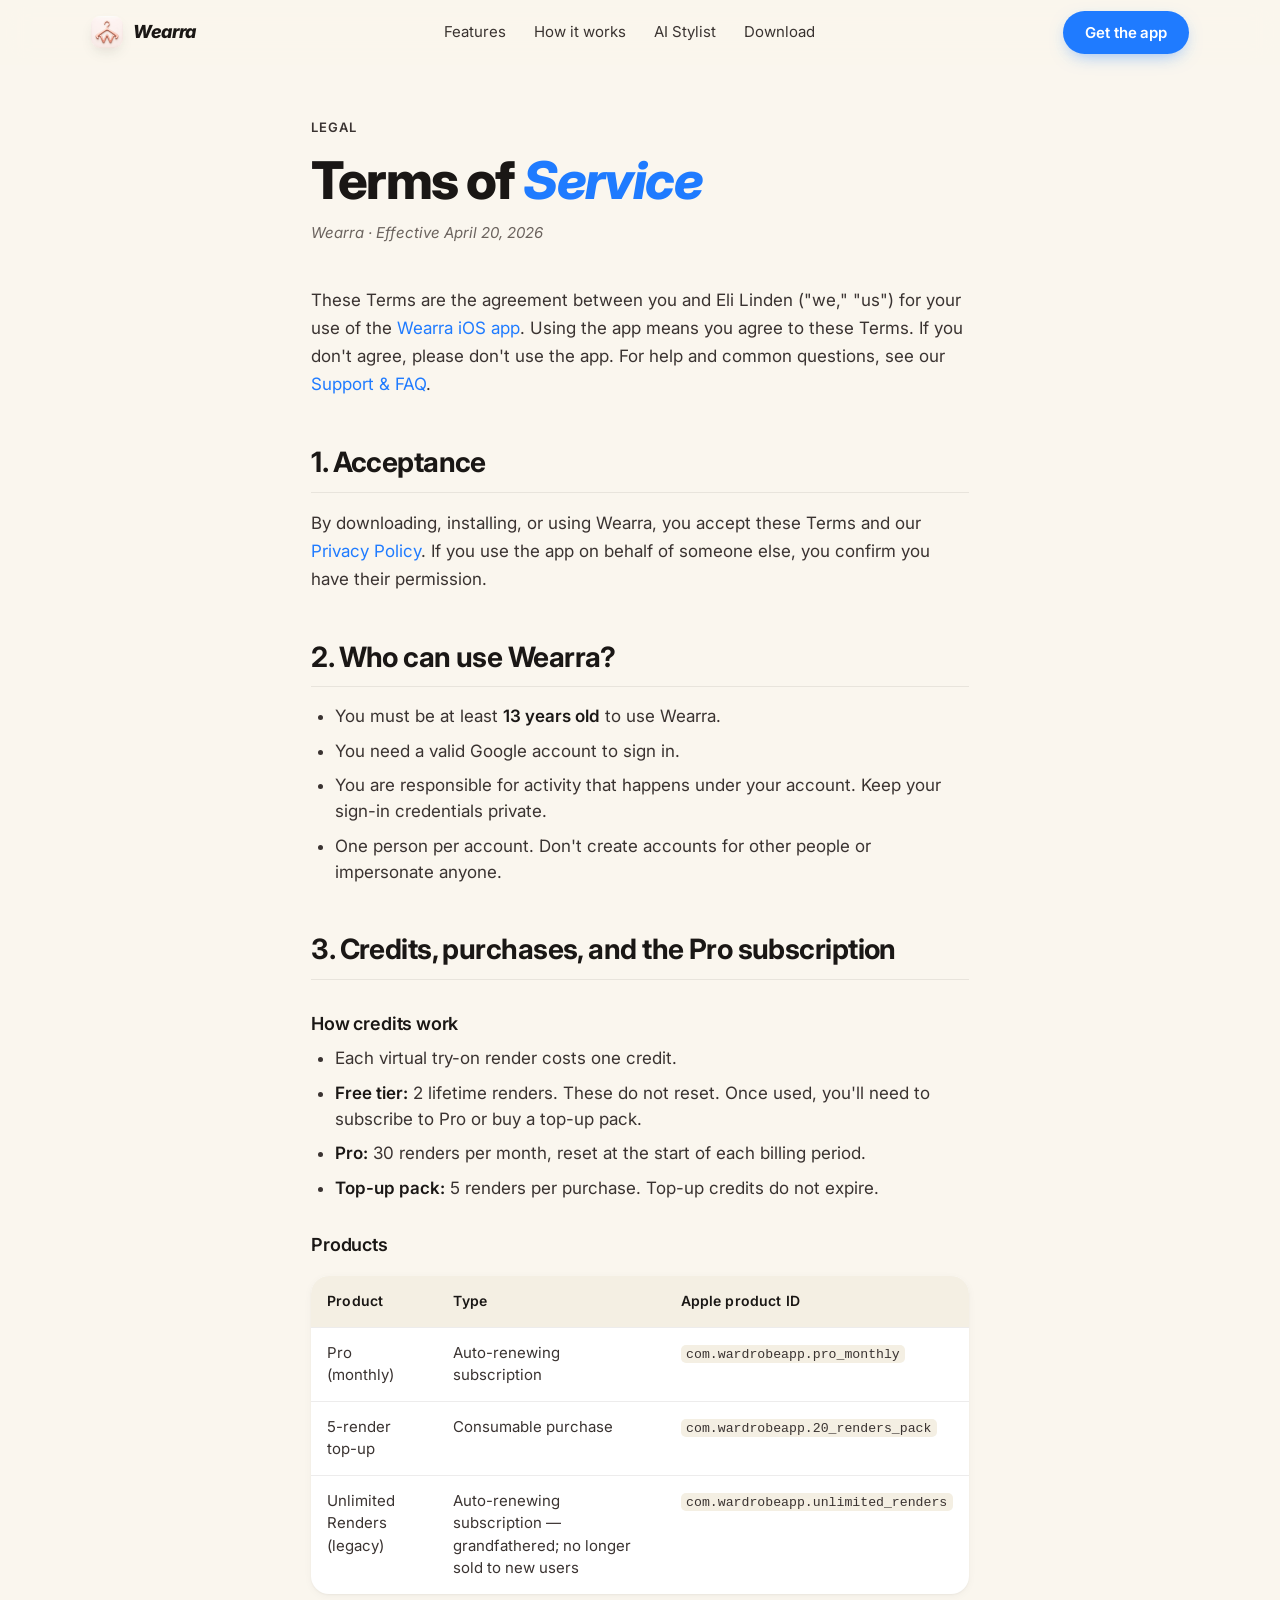
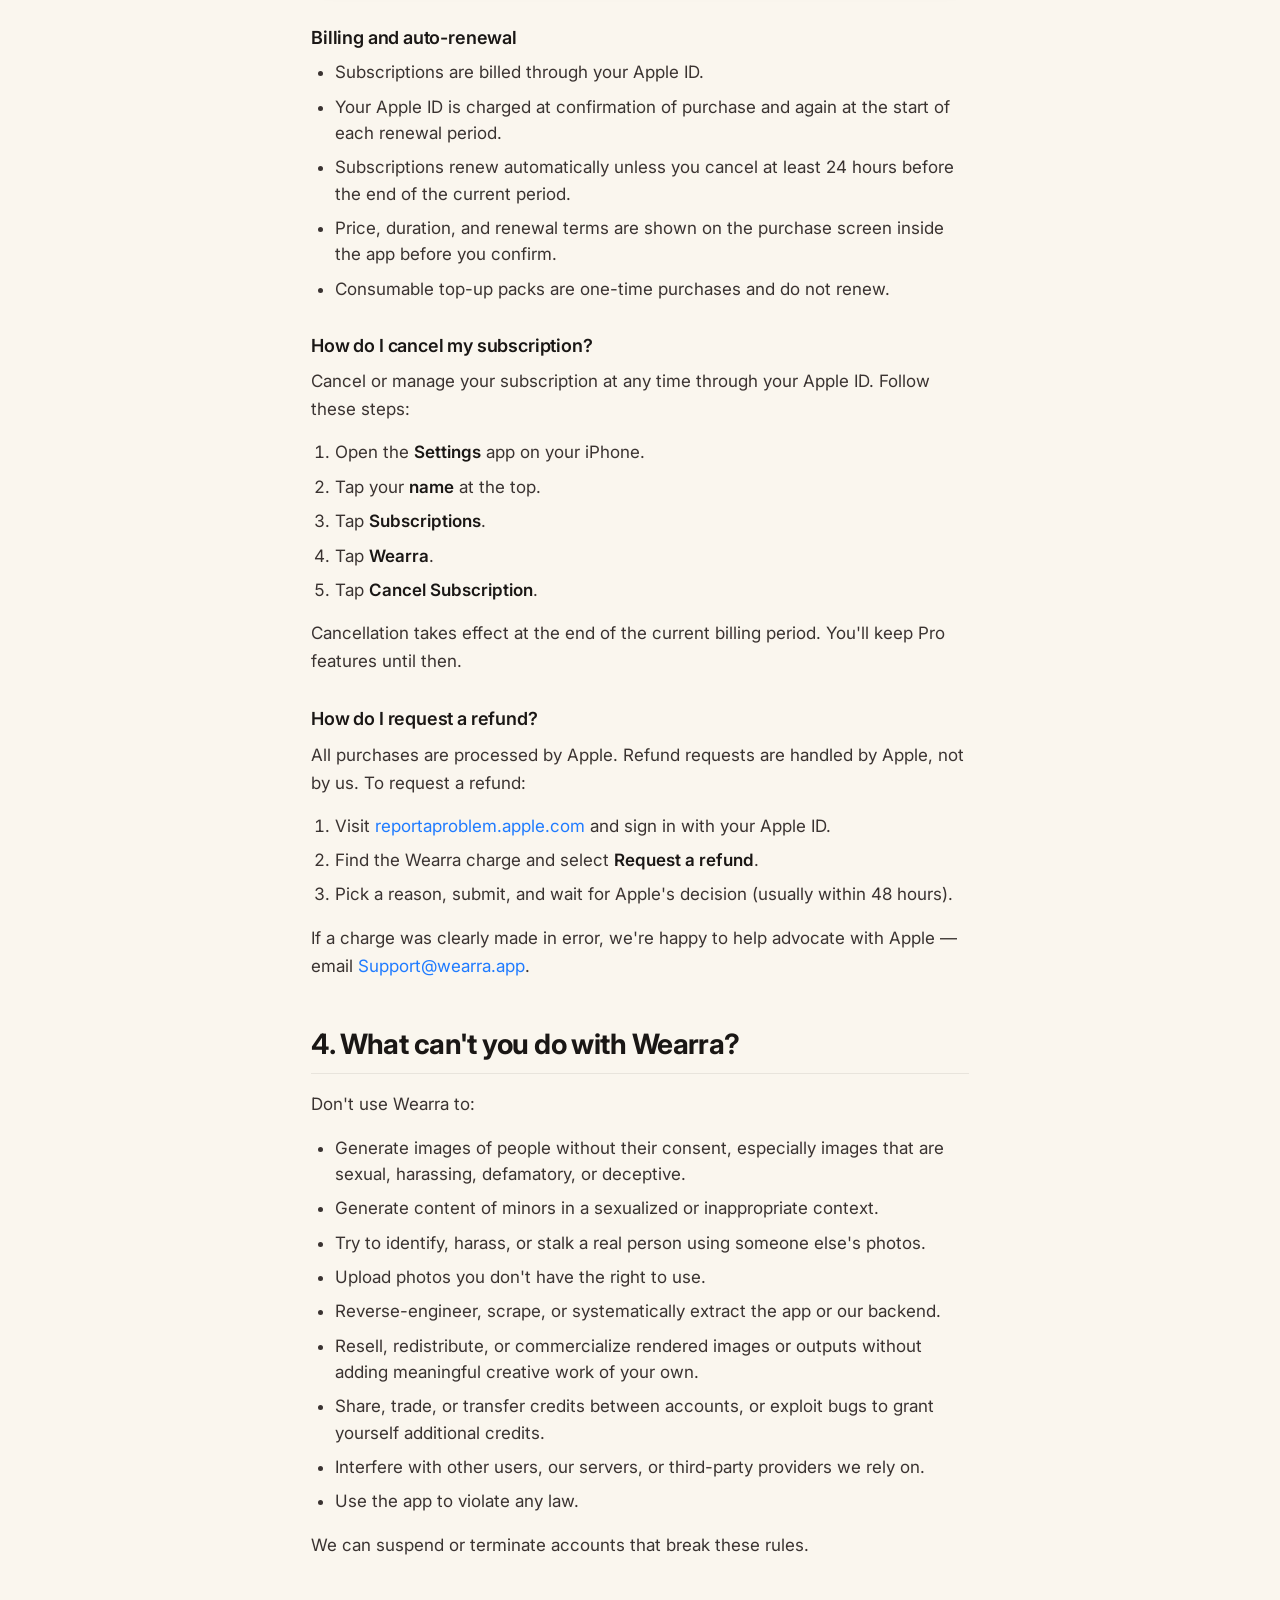
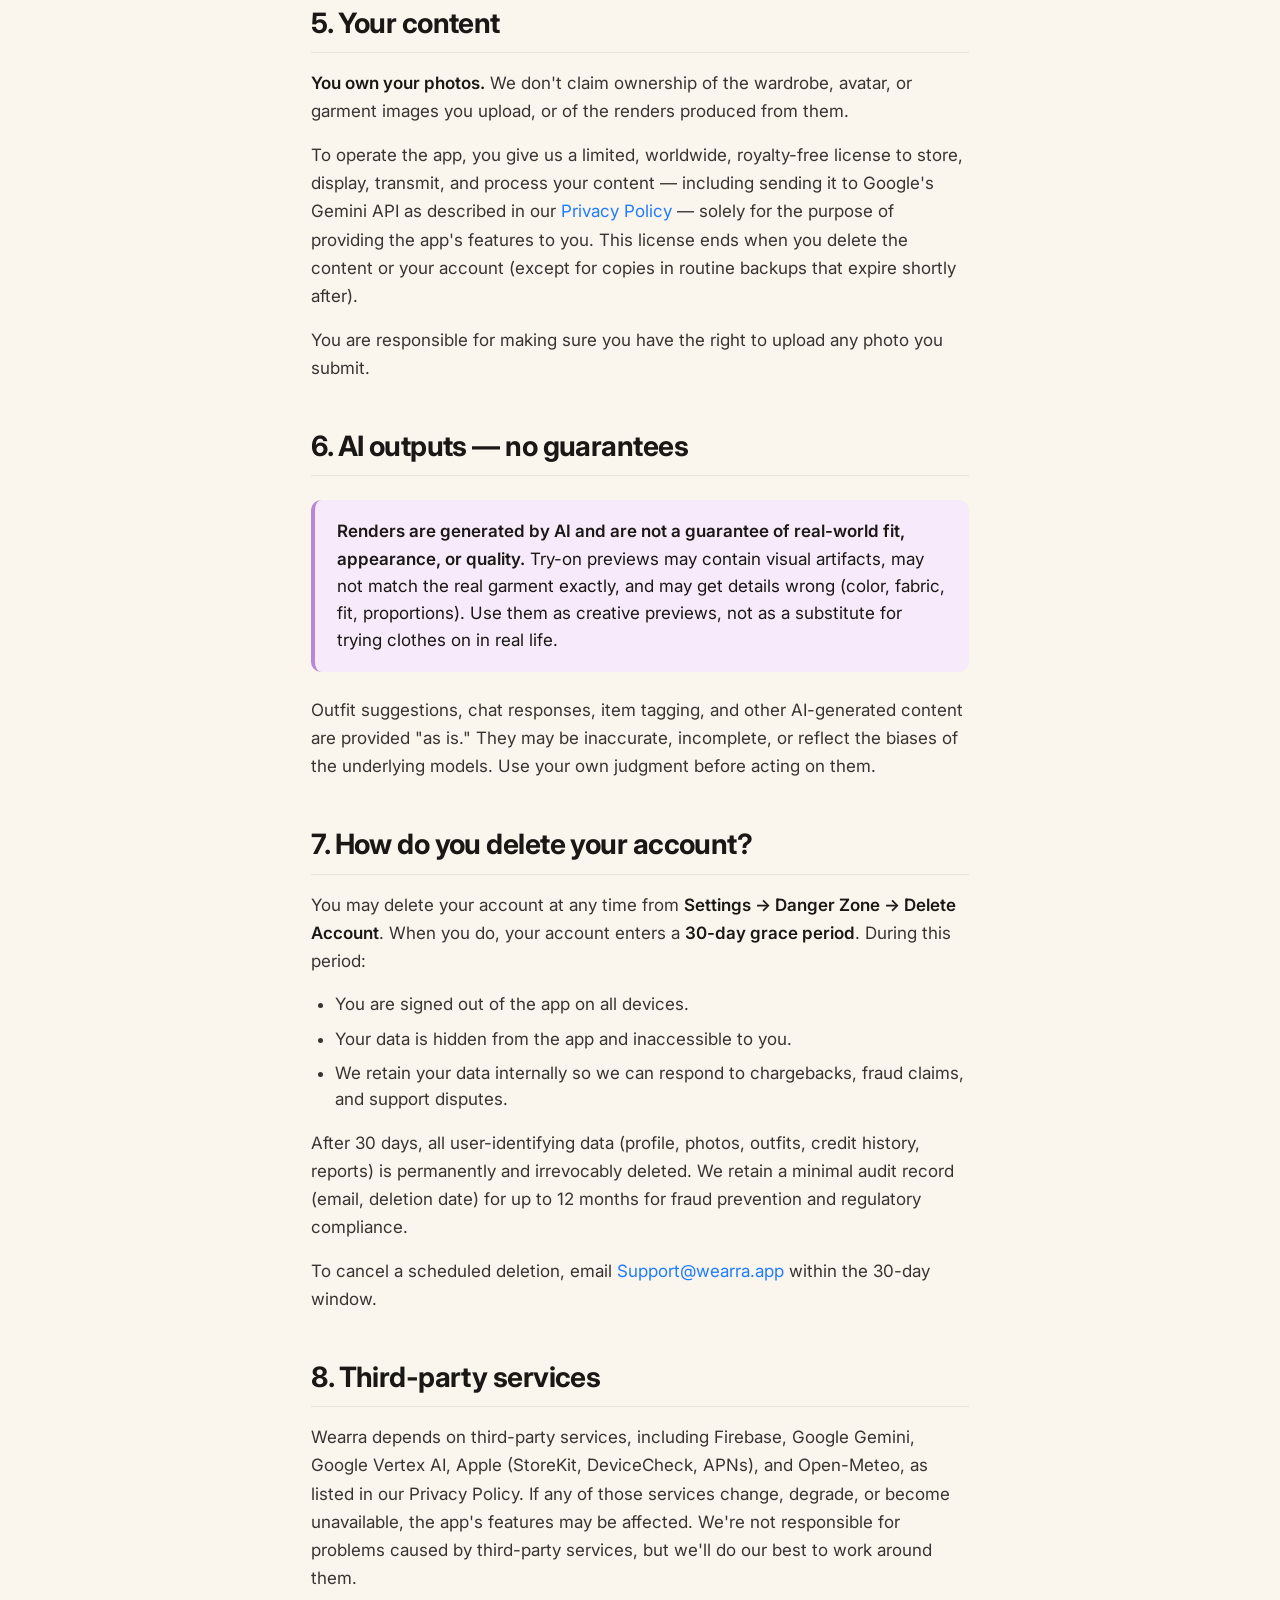
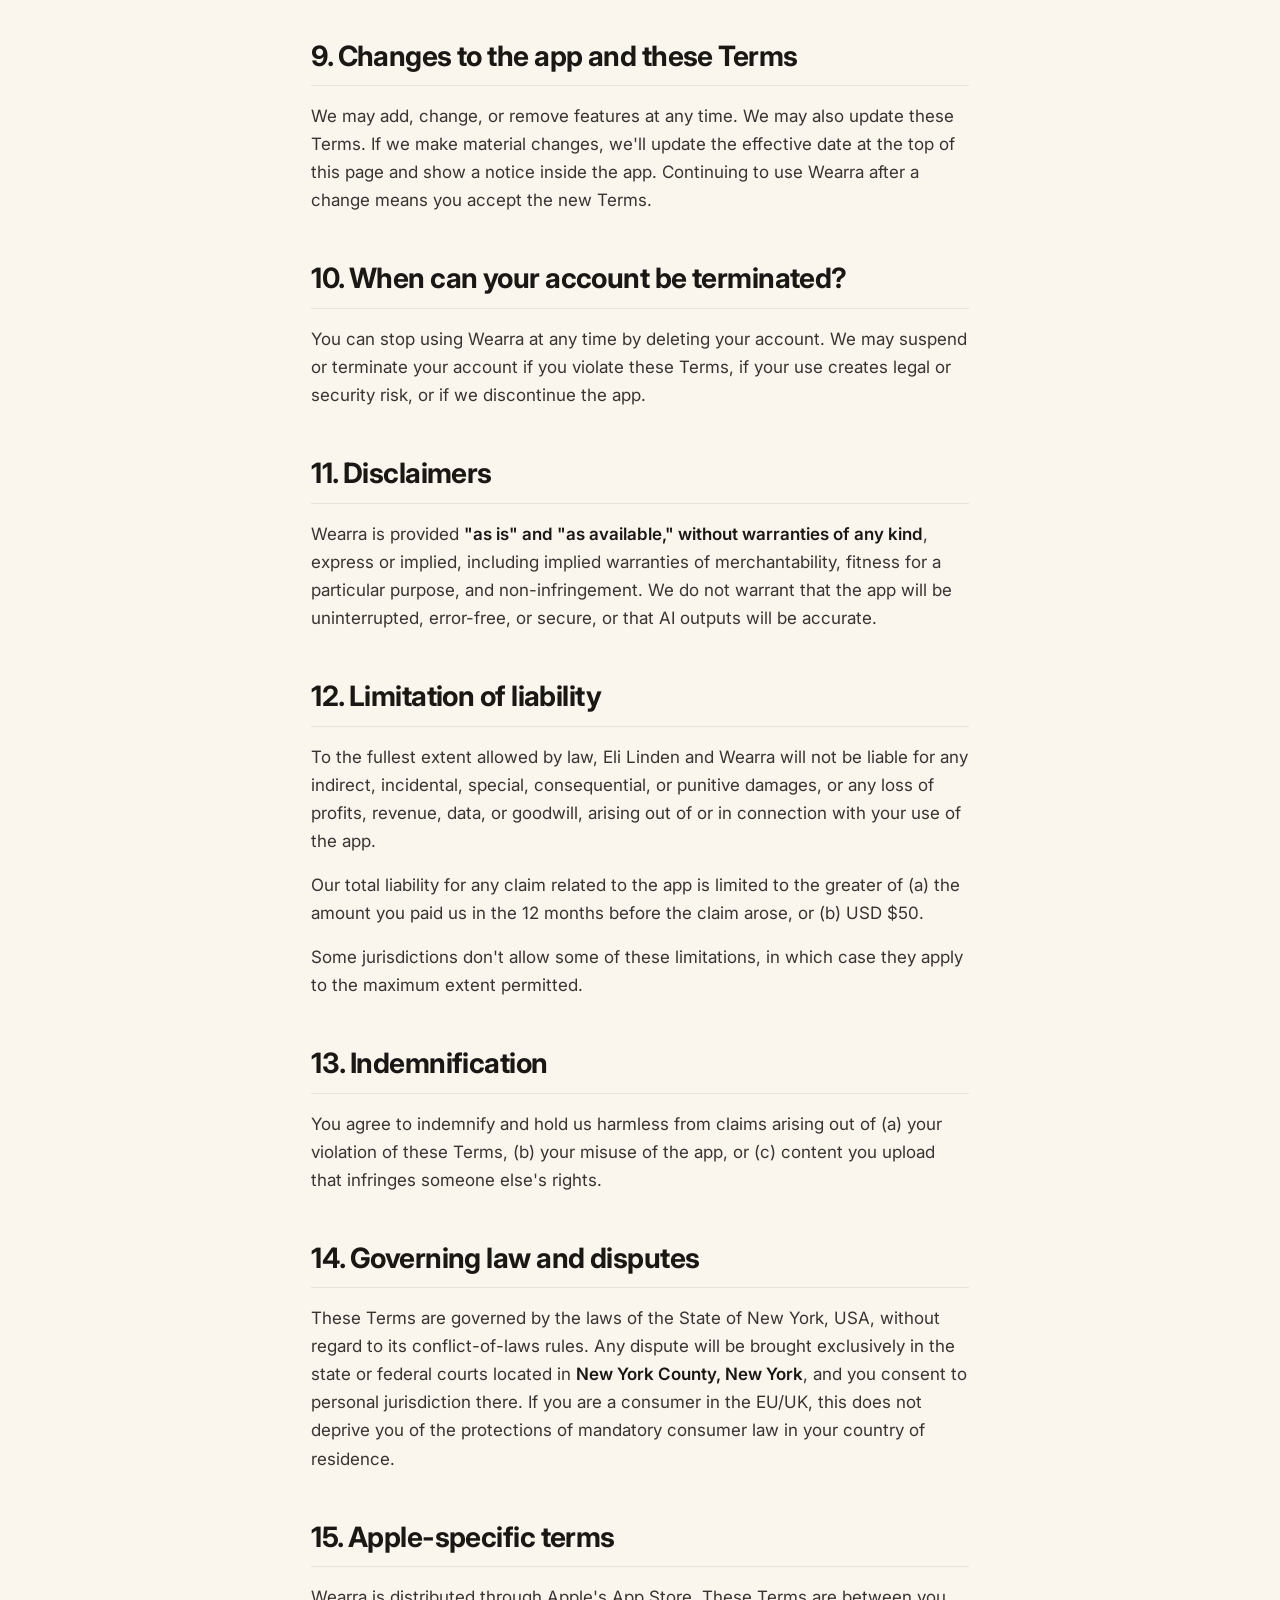
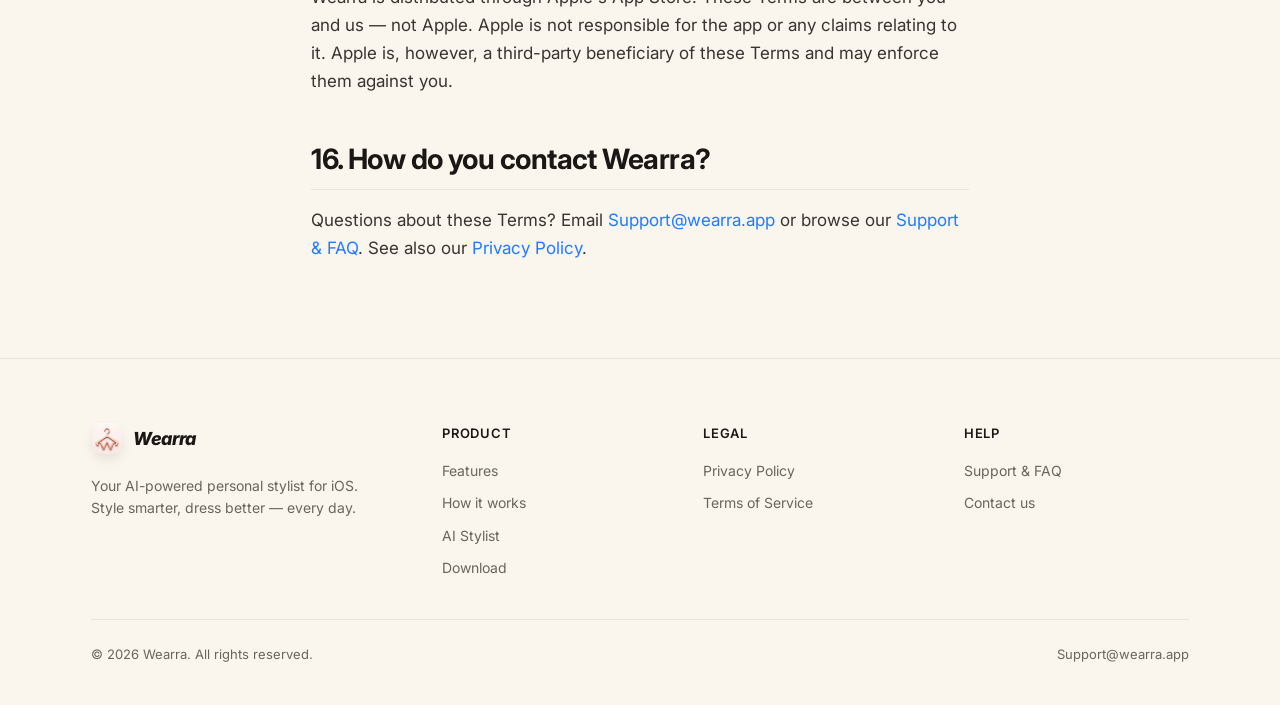
<file: terms.html>
<!DOCTYPE html>
<html lang="en" class="no-js">
<head>
<script>document.documentElement.classList.replace('no-js','js');</script>
<meta charset="UTF-8">
<meta name="viewport" content="width=device-width, initial-scale=1.0, viewport-fit=cover">
<meta name="theme-color" content="#FAF6EE">
<title>Terms of Service — Wearra</title>
<meta name="description" content="The agreement between you and Wearra — eligibility, credits and subscription billing, acceptable use, AI output disclaimers, and contact.">
<meta property="og:title" content="Terms of Service — Wearra">
<meta property="og:description" content="Eligibility, credits and subscription billing, acceptable use, AI output disclaimers.">
<meta property="og:type" content="article">
<meta property="og:url" content="https://wearra.app/terms.html">
<meta property="og:image" content="https://wearra.app/og-image.png">
<meta name="twitter:card" content="summary_large_image">
<meta name="twitter:image" content="https://wearra.app/og-image.png">
<link rel="canonical" href="https://wearra.app/terms.html">
<link rel="icon" type="image/jpeg" href="AppleIcon.jpg">
<link rel="apple-touch-icon" href="AppleIcon.jpg">
<link rel="alternate" type="text/markdown" href="terms.md" title="Terms of Service — Markdown mirror">
<link rel="preconnect" href="https://fonts.googleapis.com">
<link rel="preconnect" href="https://fonts.gstatic.com" crossorigin>
<link href="https://fonts.googleapis.com/css2?family=Inter:ital,wght@0,400;0,500;0,600;0,700;0,800;1,500;1,700;1,800&display=swap" rel="stylesheet">
<link rel="stylesheet" href="styles.css">
<script type="application/ld+json">
{
  "@context": "https://schema.org",
  "@graph": [
    {
      "@type": "BreadcrumbList",
      "itemListElement": [
        { "@type": "ListItem", "position": 1, "name": "Home", "item": "https://wearra.app/" },
        { "@type": "ListItem", "position": 2, "name": "Terms of Service", "item": "https://wearra.app/terms.html" }
      ]
    },
    {
      "@type": "Article",
      "headline": "Terms of Service",
      "description": "The agreement between you and Wearra — eligibility, credits and subscription billing, acceptable use, AI output disclaimers, and contact.",
      "url": "https://wearra.app/terms.html",
      "image": "https://wearra.app/og-image.png",
      "datePublished": "2026-04-20",
      "dateModified": "2026-05-22",
      "inLanguage": "en-US",
      "author": { "@type": "Organization", "name": "Wearra", "url": "https://wearra.app/" },
      "publisher": {
        "@type": "Organization",
        "name": "Wearra",
        "logo": { "@type": "ImageObject", "url": "https://wearra.app/og-image.png" }
      },
      "mainEntityOfPage": { "@type": "WebPage", "@id": "https://wearra.app/terms.html" },
      "speakable": {
        "@type": "SpeakableSpecification",
        "cssSelector": [".article h1", ".article h2", ".article > p"]
      }
    }
  ]
}
</script>
</head>
<body>

<a class="skip-link" href="#main">Skip to content</a>

<header class="nav" id="nav">
  <div class="container nav__inner">
    <a class="brand" href="index.html" aria-label="Wearra home">
      <img class="brand__mark" src="AppleIcon.jpg" alt="" aria-hidden="true" width="32" height="32">
      <em>Wearra</em>
    </a>
    <nav class="nav__links" aria-label="Primary">
      <a href="index.html#features">Features</a>
      <a href="index.html#how">How it works</a>
      <a href="index.html#stylist">AI Stylist</a>
      <a href="index.html#download">Download</a>
    </nav>
    <a class="btn btn--primary" href="https://apps.apple.com/us/app/ai-outfits-digital-closet-ootd/id6761031400" target="_blank" rel="noopener">Get the app</a>
  </div>
</header>

<main id="main">
<article class="article">
  <p class="article__kicker">Legal</p>
  <h1>Terms of <em>Service</em></h1>
  <p class="meta">Wearra · Effective April 20, 2026</p>

  <p>These Terms are the agreement between you and Eli Linden ("we," "us") for your use of the <a href="index.html">Wearra iOS app</a>. Using the app means you agree to these Terms. If you don't agree, please don't use the app. For help and common questions, see our <a href="support.html">Support &amp; FAQ</a>.</p>

  <h2>1. Acceptance</h2>
  <p>By downloading, installing, or using Wearra, you accept these Terms and our <a href="privacy.html">Privacy Policy</a>. If you use the app on behalf of someone else, you confirm you have their permission.</p>

  <h2>2. Who can use Wearra?</h2>
  <ul>
    <li>You must be at least <strong>13 years old</strong> to use Wearra.</li>
    <li>You need a valid Google account to sign in.</li>
    <li>You are responsible for activity that happens under your account. Keep your sign-in credentials private.</li>
    <li>One person per account. Don't create accounts for other people or impersonate anyone.</li>
  </ul>

  <h2>3. Credits, purchases, and the Pro subscription</h2>

  <h3>How credits work</h3>
  <ul>
    <li>Each virtual try-on render costs one credit.</li>
    <li><strong>Free tier:</strong> 2 lifetime renders. These do not reset. Once used, you'll need to subscribe to Pro or buy a top-up pack.</li>
    <li><strong>Pro:</strong> 30 renders per month, reset at the start of each billing period.</li>
    <li><strong>Top-up pack:</strong> 5 renders per purchase. Top-up credits do not expire.</li>
  </ul>

  <h3>Products</h3>
  <table>
    <thead>
      <tr><th>Product</th><th>Type</th><th>Apple product ID</th></tr>
    </thead>
    <tbody>
      <tr><td>Pro (monthly)</td><td>Auto-renewing subscription</td><td><code>com.wardrobeapp.pro_monthly</code></td></tr>
      <tr><td>5-render top-up</td><td>Consumable purchase</td><td><code>com.wardrobeapp.20_renders_pack</code></td></tr>
      <tr><td>Unlimited Renders (legacy)</td><td>Auto-renewing subscription — grandfathered; no longer sold to new users</td><td><code>com.wardrobeapp.unlimited_renders</code></td></tr>
    </tbody>
  </table>

  <h3>Billing and auto-renewal</h3>
  <ul>
    <li>Subscriptions are billed through your Apple ID.</li>
    <li>Your Apple ID is charged at confirmation of purchase and again at the start of each renewal period.</li>
    <li>Subscriptions renew automatically unless you cancel at least 24 hours before the end of the current period.</li>
    <li>Price, duration, and renewal terms are shown on the purchase screen inside the app before you confirm.</li>
    <li>Consumable top-up packs are one-time purchases and do not renew.</li>
  </ul>

  <h3>How do I cancel my subscription?</h3>
  <p>Cancel or manage your subscription at any time through your Apple ID. Follow these steps:</p>
  <ol>
    <li>Open the <strong>Settings</strong> app on your iPhone.</li>
    <li>Tap your <strong>name</strong> at the top.</li>
    <li>Tap <strong>Subscriptions</strong>.</li>
    <li>Tap <strong>Wearra</strong>.</li>
    <li>Tap <strong>Cancel Subscription</strong>.</li>
  </ol>
  <p>Cancellation takes effect at the end of the current billing period. You'll keep Pro features until then.</p>

  <h3>How do I request a refund?</h3>
  <p>All purchases are processed by Apple. Refund requests are handled by Apple, not by us. To request a refund:</p>
  <ol>
    <li>Visit <a href="https://reportaproblem.apple.com" target="_blank" rel="noopener">reportaproblem.apple.com</a> and sign in with your Apple ID.</li>
    <li>Find the Wearra charge and select <strong>Request a refund</strong>.</li>
    <li>Pick a reason, submit, and wait for Apple's decision (usually within 48 hours).</li>
  </ol>
  <p>If a charge was clearly made in error, we're happy to help advocate with Apple — email <a href="mailto:Support@wearra.app">Support@wearra.app</a>.</p>

  <h2>4. What can't you do with Wearra?</h2>
  <p>Don't use Wearra to:</p>
  <ul>
    <li>Generate images of people without their consent, especially images that are sexual, harassing, defamatory, or deceptive.</li>
    <li>Generate content of minors in a sexualized or inappropriate context.</li>
    <li>Try to identify, harass, or stalk a real person using someone else's photos.</li>
    <li>Upload photos you don't have the right to use.</li>
    <li>Reverse-engineer, scrape, or systematically extract the app or our backend.</li>
    <li>Resell, redistribute, or commercialize rendered images or outputs without adding meaningful creative work of your own.</li>
    <li>Share, trade, or transfer credits between accounts, or exploit bugs to grant yourself additional credits.</li>
    <li>Interfere with other users, our servers, or third-party providers we rely on.</li>
    <li>Use the app to violate any law.</li>
  </ul>
  <p>We can suspend or terminate accounts that break these rules.</p>

  <h2>5. Your content</h2>
  <p><strong>You own your photos.</strong> We don't claim ownership of the wardrobe, avatar, or garment images you upload, or of the renders produced from them.</p>
  <p>To operate the app, you give us a limited, worldwide, royalty-free license to store, display, transmit, and process your content — including sending it to Google's Gemini API as described in our <a href="privacy.html#third-party-services">Privacy Policy</a> — solely for the purpose of providing the app's features to you. This license ends when you delete the content or your account (except for copies in routine backups that expire shortly after).</p>
  <p>You are responsible for making sure you have the right to upload any photo you submit.</p>

  <h2>6. AI outputs — no guarantees</h2>
  <div class="callout">
    <strong>Renders are generated by AI and are not a guarantee of real-world fit, appearance, or quality.</strong> Try-on previews may contain visual artifacts, may not match the real garment exactly, and may get details wrong (color, fabric, fit, proportions). Use them as creative previews, not as a substitute for trying clothes on in real life.
  </div>
  <p>Outfit suggestions, chat responses, item tagging, and other AI-generated content are provided "as is." They may be inaccurate, incomplete, or reflect the biases of the underlying models. Use your own judgment before acting on them.</p>

  <h2>7. How do you delete your account?</h2>
  <p>You may delete your account at any time from <strong>Settings → Danger Zone → Delete Account</strong>. When you do, your account enters a <strong>30-day grace period</strong>. During this period:</p>
  <ul>
    <li>You are signed out of the app on all devices.</li>
    <li>Your data is hidden from the app and inaccessible to you.</li>
    <li>We retain your data internally so we can respond to chargebacks, fraud claims, and support disputes.</li>
  </ul>
  <p>After 30 days, all user-identifying data (profile, photos, outfits, credit history, reports) is permanently and irrevocably deleted. We retain a minimal audit record (email, deletion date) for up to 12 months for fraud prevention and regulatory compliance.</p>
  <p>To cancel a scheduled deletion, email <a href="mailto:Support@wearra.app">Support@wearra.app</a> within the 30-day window.</p>

  <h2>8. Third-party services</h2>
  <p>Wearra depends on third-party services, including Firebase, Google Gemini, Google Vertex AI, Apple (StoreKit, DeviceCheck, APNs), and Open-Meteo, as listed in our Privacy Policy. If any of those services change, degrade, or become unavailable, the app's features may be affected. We're not responsible for problems caused by third-party services, but we'll do our best to work around them.</p>

  <h2>9. Changes to the app and these Terms</h2>
  <p>We may add, change, or remove features at any time. We may also update these Terms. If we make material changes, we'll update the effective date at the top of this page and show a notice inside the app. Continuing to use Wearra after a change means you accept the new Terms.</p>

  <h2>10. When can your account be terminated?</h2>
  <p>You can stop using Wearra at any time by deleting your account. We may suspend or terminate your account if you violate these Terms, if your use creates legal or security risk, or if we discontinue the app.</p>

  <h2>11. Disclaimers</h2>
  <p>Wearra is provided <strong>"as is" and "as available," without warranties of any kind</strong>, express or implied, including implied warranties of merchantability, fitness for a particular purpose, and non-infringement. We do not warrant that the app will be uninterrupted, error-free, or secure, or that AI outputs will be accurate.</p>

  <h2>12. Limitation of liability</h2>
  <p>To the fullest extent allowed by law, Eli Linden and Wearra will not be liable for any indirect, incidental, special, consequential, or punitive damages, or any loss of profits, revenue, data, or goodwill, arising out of or in connection with your use of the app.</p>
  <p>Our total liability for any claim related to the app is limited to the greater of (a) the amount you paid us in the 12 months before the claim arose, or (b) USD $50.</p>
  <p>Some jurisdictions don't allow some of these limitations, in which case they apply to the maximum extent permitted.</p>

  <h2>13. Indemnification</h2>
  <p>You agree to indemnify and hold us harmless from claims arising out of (a) your violation of these Terms, (b) your misuse of the app, or (c) content you upload that infringes someone else's rights.</p>

  <h2>14. Governing law and disputes</h2>
  <p>These Terms are governed by the laws of the State of New York, USA, without regard to its conflict-of-laws rules. Any dispute will be brought exclusively in the state or federal courts located in <strong>New York County, New York</strong>, and you consent to personal jurisdiction there. If you are a consumer in the EU/UK, this does not deprive you of the protections of mandatory consumer law in your country of residence.</p>

  <h2>15. Apple-specific terms</h2>
  <p>Wearra is distributed through Apple's App Store. These Terms are between you and us — not Apple. Apple is not responsible for the app or any claims relating to it. Apple is, however, a third-party beneficiary of these Terms and may enforce them against you.</p>

  <h2>16. How do you contact Wearra?</h2>
  <p>Questions about these Terms? Email <a href="mailto:Support@wearra.app">Support@wearra.app</a> or browse our <a href="support.html">Support &amp; FAQ</a>. See also our <a href="privacy.html">Privacy Policy</a>.</p>

</article>
</main>

<footer class="footer">
  <div class="container">
    <div class="footer__top">
      <div class="footer__brand">
        <a class="brand" href="index.html">
          <img class="brand__mark" src="AppleIcon.jpg" alt="" aria-hidden="true" width="32" height="32">
          <em>Wearra</em>
        </a>
        <p>Your AI-powered personal stylist for iOS. Style smarter, dress better — every day.</p>
      </div>
      <div>
        <h3>Product</h3>
        <ul>
          <li><a href="index.html#features">Features</a></li>
          <li><a href="index.html#how">How it works</a></li>
          <li><a href="index.html#stylist">AI Stylist</a></li>
          <li><a href="index.html#download">Download</a></li>
        </ul>
      </div>
      <div>
        <h3>Legal</h3>
        <ul>
          <li><a href="privacy.html">Privacy Policy</a></li>
          <li><a href="terms.html">Terms of Service</a></li>
        </ul>
      </div>
      <div>
        <h3>Help</h3>
        <ul>
          <li><a href="support.html">Support &amp; FAQ</a></li>
          <li><a href="mailto:Support@wearra.app">Contact us</a></li>
        </ul>
      </div>
    </div>
    <div class="footer__bot">
      <span>© <span id="yr"></span> Wearra. All rights reserved.</span>
      <span><a href="mailto:Support@wearra.app">Support@wearra.app</a></span>
    </div>
  </div>
</footer>

<script>
(function(){
  var yr=document.getElementById('yr'); if(yr) yr.textContent=new Date().getFullYear();
  var nav=document.getElementById('nav');
  function onScroll(){ if(!nav) return; nav.classList.toggle('is-scrolled', window.scrollY>4); }
  document.addEventListener('scroll', onScroll, {passive:true});
  onScroll();
})();
</script>
</body>
</html>
</file>
<file: styles.css>
/* Wearra — shared base layer used by every page.
   Page-specific styles live inline in their respective HTML files. */

:root{
  --bg:#FAF6EE;
  --bg-soft:#FFFFFF;
  --bg-warm:#F4EFE3;
  --bg-tint:#F8F3E8;
  --fg:#1A1715;
  --fg-soft:#3A3331;
  --fg-muted:#6B635E;
  --primary:#1F7BFF;
  --primary-hover:#1865D6;
  --primary-soft:#E6F0FF;
  --accent:#ECD9F5;
  --accent-soft:#F6EAFB;
  --accent-strong:#B888D6;
  --border:rgba(26,23,21,0.08);
  --border-strong:rgba(26,23,21,0.16);
  --shadow-sm:0 1px 2px rgba(20,16,12,0.04),0 2px 8px rgba(20,16,12,0.04);
  --shadow-md:0 4px 14px rgba(20,16,12,0.06),0 12px 32px rgba(20,16,12,0.08);
  --radius-sm:10px;
  --radius-md:18px;
  --radius-lg:28px;
  --maxw:1200px;
  --maxw-prose:760px;
  --pad:max(20px,4vw);
  --ease:cubic-bezier(.2,.7,.2,1);
}
*,*::before,*::after{box-sizing:border-box}
html{scroll-behavior:smooth;-webkit-text-size-adjust:100%}
@media (prefers-reduced-motion: reduce){
  html{scroll-behavior:auto}
  *,*::before,*::after{animation-duration:0.001ms!important;animation-iteration-count:1!important;transition-duration:0.001ms!important}
}
body{
  margin:0;
  font-family:'Inter',-apple-system,BlinkMacSystemFont,'Segoe UI',Roboto,'Helvetica Neue',Arial,sans-serif;
  font-size:17px;line-height:1.6;
  color:var(--fg);background:var(--bg);
  -webkit-font-smoothing:antialiased;text-rendering:optimizeLegibility;
}
img{max-width:100%;display:block}
a{color:var(--primary);text-decoration:none;transition:color .2s var(--ease)}
a:hover{color:var(--primary-hover);text-decoration:underline}
button{font:inherit;color:inherit;background:none;border:0;cursor:pointer}
:focus-visible{outline:3px solid var(--primary);outline-offset:3px;border-radius:6px}

.container{width:100%;max-width:var(--maxw);margin:0 auto;padding:0 var(--pad)}

/* Skip link — visible only on focus */
.skip-link{
  position:absolute;left:12px;top:-100px;
  background:var(--fg);color:#fff;
  padding:12px 18px;border-radius:10px;
  font-weight:600;font-size:14px;z-index:100;
  transition:top .2s var(--ease);
}
.skip-link:focus{top:12px;outline:3px solid var(--primary);outline-offset:3px}

/* ---------- Nav ---------- */
.nav{
  position:sticky;top:0;z-index:50;
  background:rgba(250,246,238,0.78);
  backdrop-filter:saturate(140%) blur(14px);
  -webkit-backdrop-filter:saturate(140%) blur(14px);
  border-bottom:1px solid transparent;
  transition:border-color .3s var(--ease),background .3s var(--ease);
}
.nav.is-scrolled{border-bottom-color:var(--border);background:rgba(250,246,238,0.92)}
.nav__inner{display:flex;align-items:center;justify-content:space-between;height:64px;gap:16px}
.brand{display:inline-flex;align-items:center;gap:10px;font-weight:800;letter-spacing:-0.02em;font-size:18px;color:var(--fg)}
.brand:hover{text-decoration:none;color:var(--fg)}
.brand__mark{
  width:32px;height:32px;border-radius:9px;
  object-fit:cover;
  box-shadow:0 6px 16px -6px rgba(20,16,12,0.18);
}
.brand em{font-style:italic;font-weight:800}
.nav__links{display:none;gap:28px;font-size:15px;color:var(--fg-soft)}
.nav__links a{position:relative;padding:6px 0;color:var(--fg-soft);transition:color .2s var(--ease)}
.nav__links a:hover{color:var(--fg);text-decoration:none}
.nav__links a::after{content:"";position:absolute;left:0;right:0;bottom:0;height:2px;background:var(--primary);transform:scaleX(0);transform-origin:left;transition:transform .3s var(--ease)}
.nav__links a:hover::after{transform:scaleX(1)}
@media (min-width:820px){.nav__links{display:flex}}

/* ---------- Buttons ---------- */
.btn{
  display:inline-flex;align-items:center;justify-content:center;gap:10px;
  padding:14px 22px;border-radius:999px;font-weight:600;font-size:15px;
  letter-spacing:-0.01em;line-height:1;
  transition:transform .2s var(--ease),box-shadow .2s var(--ease),background .2s var(--ease),color .2s var(--ease);
  white-space:nowrap;
}
.btn--primary{background:var(--primary);color:#fff;box-shadow:0 6px 18px -6px rgba(31,123,255,0.55)}
.btn--primary:hover{background:var(--primary-hover);color:#fff;text-decoration:none;transform:translateY(-1px);box-shadow:0 10px 24px -8px rgba(31,123,255,0.6)}
.btn--primary:active{transform:translateY(0) scale(0.98)}
.btn--ghost{background:transparent;color:var(--fg);border:1px solid var(--border-strong)}
.btn--ghost:hover{background:var(--bg-soft);color:var(--fg);text-decoration:none;border-color:var(--fg)}
.btn--lg{padding:18px 28px;font-size:16px}

/* ---------- Article (legal / support pages) ---------- */
.article{
  max-width:var(--maxw-prose);
  margin:0 auto;
  padding:48px var(--pad) 80px;
}
.article__kicker{
  display:inline-block;font-size:13px;font-weight:600;letter-spacing:0.08em;text-transform:uppercase;
  color:var(--primary);margin-bottom:16px;
}
.article h1{
  font-size:clamp(36px,5vw,52px);font-weight:800;letter-spacing:-0.03em;line-height:1.05;
  margin:0 0 12px;
}
.article h1 em{font-style:italic;color:var(--primary)}
.article .meta{color:var(--fg-muted);font-size:15px;margin:0 0 40px;font-style:italic}
.article h2{
  font-size:clamp(22px,2.4vw,28px);font-weight:700;letter-spacing:-0.02em;line-height:1.2;
  margin:48px 0 16px;padding-bottom:12px;
  border-bottom:1px solid var(--border);
}
.article h3{
  font-size:18px;font-weight:600;letter-spacing:-0.01em;line-height:1.3;
  margin:32px 0 10px;color:var(--fg);
}
.article p{margin:0 0 16px;color:var(--fg-soft);line-height:1.65}
.article ul,.article ol{padding-left:24px;margin:0 0 16px}
.article li{margin-bottom:8px;color:var(--fg-soft);line-height:1.55}
.article li strong{color:var(--fg)}
.article strong{color:var(--fg);font-weight:600}
.article code{
  background:var(--bg-warm);
  padding:0.12em 0.42em;border-radius:5px;
  font-family:ui-monospace,SFMono-Regular,Menlo,Consolas,monospace;
  font-size:0.88em;color:var(--fg-soft);
}
.article table{
  width:100%;border-collapse:collapse;
  margin:20px 0;font-size:15px;
  background:var(--bg-soft);
  border-radius:var(--radius-md);
  overflow:hidden;
  box-shadow:var(--shadow-sm);
}
.article thead{background:var(--bg-warm)}
.article th,.article td{
  text-align:left;padding:14px 16px;
  border-bottom:1px solid var(--border);
  vertical-align:top;
}
.article tbody tr:last-child td{border-bottom:0}
.article th{font-weight:600;color:var(--fg);font-size:14px;letter-spacing:0.01em}
.article td{color:var(--fg-soft);line-height:1.5}

/* Callout — used in privacy + terms */
.callout{
  background:var(--accent-soft);
  border-left:4px solid var(--accent-strong);
  padding:18px 22px;border-radius:var(--radius-sm);
  margin:24px 0;
}
.callout strong{color:var(--fg)}

/* FAQ <details> — used in support */
.faq details{
  background:var(--bg-soft);
  border:1px solid var(--border);
  border-radius:var(--radius-md);
  padding:18px 22px;
  margin-bottom:12px;
  transition:border-color .2s var(--ease),box-shadow .2s var(--ease);
}
.faq details:hover{border-color:var(--border-strong)}
.faq details[open]{box-shadow:var(--shadow-sm);border-color:var(--border-strong)}
.faq summary{
  list-style:none;cursor:pointer;
  font-weight:600;font-size:17px;color:var(--fg);
  display:flex;align-items:center;justify-content:space-between;gap:14px;
  letter-spacing:-0.01em;
}
.faq summary::-webkit-details-marker{display:none}
.faq summary::after{
  content:"";width:20px;height:20px;flex-shrink:0;
  background-image:url("data:image/svg+xml;utf8,<svg xmlns='http://www.w3.org/2000/svg' viewBox='0 0 24 24' fill='none' stroke='%231F7BFF' stroke-width='2.6' stroke-linecap='round' stroke-linejoin='round'><polyline points='6 9 12 15 18 9'/></svg>");
  background-repeat:no-repeat;background-position:center;background-size:contain;
  transition:transform .2s var(--ease);
}
.faq details[open] summary::after{transform:rotate(180deg)}
.faq details > *:not(summary){margin-top:14px}

/* Contact card — support page */
.contact-card{
  background:linear-gradient(135deg,var(--primary-soft) 0%,var(--accent-soft) 100%);
  border:1px solid var(--border);
  border-radius:var(--radius-lg);
  padding:24px 28px;margin:24px 0 40px;
}
.contact-card h3{margin-top:0!important}
.contact-card p:last-child{margin-bottom:0}

/* ---------- Footer ---------- */
.footer{padding:64px 0 40px;color:var(--fg-muted);font-size:14px;border-top:1px solid var(--border);background:var(--bg)}
.footer__top{display:grid;grid-template-columns:1fr;gap:36px;margin-bottom:40px}
@media (min-width:760px){.footer__top{grid-template-columns:1.4fr 1fr 1fr 1fr}}
.footer__brand{max-width:300px}
.footer__brand p{margin:14px 0 0;line-height:1.55}
.footer h3{font-size:13px;font-weight:600;letter-spacing:0.06em;text-transform:uppercase;color:var(--fg);margin:0 0 16px}
.footer ul{list-style:none;padding:0;margin:0;display:grid;gap:10px}
.footer ul a{color:var(--fg-muted);transition:color .2s var(--ease)}
.footer ul a:hover{color:var(--fg);text-decoration:none}
.footer__bot{
  display:flex;flex-wrap:wrap;justify-content:space-between;gap:14px;
  padding-top:24px;border-top:1px solid var(--border);font-size:13px;
}
.footer__bot a{color:var(--fg-muted)}
.footer__bot a:hover{color:var(--fg)}
</file>
